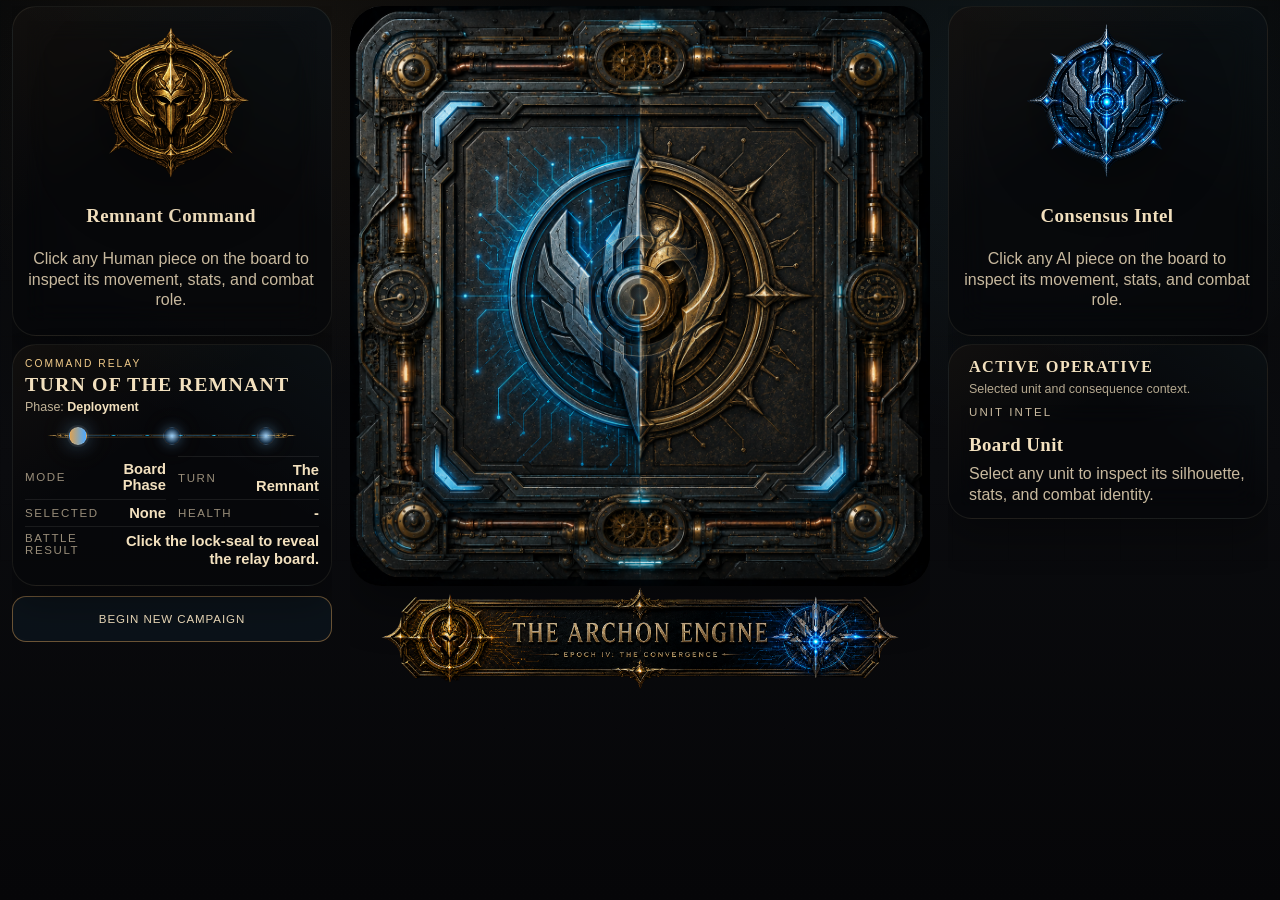
<file: index.html>
<!DOCTYPE html>
<html lang="en">
  <head>
    <meta charset="UTF-8" />
    <meta name="viewport" content="width=device-width, initial-scale=1.0" />
    <title>The Archon Engine</title>
    <link rel="icon" href="data:," />
    <link
      rel="preload"
      as="image"
      href="assets/ui/archon/board-surface-frame.webp"
      type="image/webp"
      fetchpriority="high"
    />
    <link
      rel="preload"
      as="image"
      href="assets/ui/archon/board-intro-door-left.webp"
      type="image/webp"
      fetchpriority="high"
    />
    <link
      rel="preload"
      as="image"
      href="assets/ui/archon/board-intro-door-right.webp"
      type="image/webp"
      fetchpriority="high"
    />
    <style>
:root {
  --bg: #061016;
  --bg-panel: rgba(8, 18, 24, 0.92);
  --bg-panel-soft: rgba(11, 23, 31, 0.84);
  --bg-panel-strong: rgba(10, 18, 24, 0.98);
  --line: rgba(151, 184, 180, 0.16);
  --line-strong: rgba(224, 164, 92, 0.34);
  --text: #f4eddb;
  --muted: #9cb1b3;
  --remnant-accent: #e0a45c;
  --remnant-soft: #f4c984;
  --consensus-accent: #78ddff;
  --consensus-soft: #e6fbff;
  --accent-crimson: #dc6758;
  --square-a: #0b1419;
  --square-b: #091116;
  --square-border: rgba(255, 255, 255, 0.03);
  --move-ring: rgba(120, 221, 255, 0.62);
  --move-fill: rgba(120, 221, 255, 0.12);
  --capture-ring: rgba(224, 164, 92, 0.72);
  --capture-fill: rgba(220, 103, 88, 0.16);
  --shadow: 0 28px 60px rgba(0, 0, 0, 0.34);
}

* {
  box-sizing: border-box;
}

html,
body {
  min-height: 100%;
}

body {
  margin: 0;
  color: var(--text);
  font-family: "Avenir Next", "Segoe UI", "Trebuchet MS", sans-serif;
  background:
    radial-gradient(circle at top left, rgba(120, 221, 255, 0.08), transparent 26%),
    radial-gradient(circle at top right, rgba(224, 164, 92, 0.08), transparent 24%),
    linear-gradient(180deg, #061016 0%, #07131a 48%, #04090e 100%);
}

body::before {
  content: "";
  position: fixed;
  inset: 0;
  pointer-events: none;
  background-image:
    linear-gradient(rgba(255, 255, 255, 0.015) 1px, transparent 1px),
    linear-gradient(90deg, rgba(255, 255, 255, 0.015) 1px, transparent 1px);
  background-size: 44px 44px;
  mask-image: radial-gradient(circle at center, black 45%, transparent 100%);
}

.app-shell {
  width: min(1280px, calc(100vw - 40px));
  margin: 0 auto;
  padding: 32px 0 40px;
}

.topbar {
  display: flex;
  justify-content: space-between;
  gap: 24px;
  align-items: flex-start;
  margin-bottom: 26px;
}

.eyebrow,
.card-eyebrow {
  margin: 0 0 8px;
  letter-spacing: 0.18em;
  text-transform: uppercase;
  font-size: 0.72rem;
  color: var(--consensus-accent);
}

h1,
h2,
h3 {
  font-family: "Iowan Old Style", "Palatino Linotype", "Book Antiqua", serif;
  letter-spacing: 0.02em;
}

h1 {
  margin: 0;
  font-size: clamp(2.2rem, 4vw, 3.4rem);
}

h2 {
  margin: 0 0 10px;
  font-size: 1.32rem;
}

h3 {
  margin: 0 0 10px;
  font-size: 1.12rem;
}

p {
  margin: 0;
  color: var(--muted);
  line-height: 1.55;
}

.subtitle {
  margin-top: 10px;
  max-width: 760px;
}

.primary-button {
  border: 1px solid rgba(224, 164, 92, 0.45);
  background:
    linear-gradient(135deg, rgba(224, 164, 92, 0.2), rgba(120, 221, 255, 0.1)),
    rgba(9, 18, 24, 0.92);
  color: var(--text);
  padding: 14px 18px;
  border-radius: 14px;
  cursor: pointer;
  font: inherit;
  min-width: 140px;
  transition: transform 160ms ease, border-color 160ms ease, box-shadow 160ms ease;
  box-shadow: 0 12px 26px rgba(0, 0, 0, 0.22);
}

.primary-button:hover {
  transform: translateY(-1px);
  border-color: rgba(224, 164, 92, 0.7);
  box-shadow: 0 16px 34px rgba(0, 0, 0, 0.28);
}

.game-layout {
  display: grid;
  grid-template-columns: minmax(0, 1.7fr) minmax(320px, 0.86fr);
  gap: 24px;
}

.board-panel,
.status-card,
.detail-card,
.log-card {
  border: 1px solid var(--line);
  background: var(--bg-panel);
  backdrop-filter: blur(12px);
  box-shadow: var(--shadow);
}

.board-panel {
  border-radius: 28px;
}

.board-panel {
  padding: 20px;
}

.board-header,
.board-key,
.status-row,
.battle-hud,
.unit-panel__topline {
  display: flex;
  align-items: center;
}

.board-header {
  justify-content: space-between;
  gap: 24px;
  margin-bottom: 18px;
}

.board-key {
  gap: 16px;
  color: var(--muted);
  font-size: 0.9rem;
  flex-wrap: wrap;
  justify-content: flex-end;
}

.board-key span {
  display: inline-flex;
  gap: 8px;
  align-items: center;
}

.light-dot,
.dark-dot {
  width: 10px;
  height: 10px;
  border-radius: 999px;
  display: inline-block;
}

.light-dot {
  background: var(--remnant-soft);
  box-shadow: 0 0 10px rgba(244, 201, 132, 0.8);
}

.dark-dot {
  background: var(--consensus-accent);
  box-shadow: 0 0 10px rgba(120, 221, 255, 0.7);
}

.board-frame {
  position: relative;
  padding: 16px;
  border-radius: 24px;
  background:
    radial-gradient(circle at 50% 0%, rgba(120, 221, 255, 0.08), transparent 48%),
    radial-gradient(circle at 50% 100%, rgba(224, 164, 92, 0.08), transparent 52%),
    linear-gradient(180deg, rgba(11, 22, 29, 0.98), rgba(7, 15, 20, 0.98));
  border: 1px solid rgba(224, 164, 92, 0.2);
}

.board-frame::before {
  content: "";
  position: absolute;
  inset: 8px;
  border-radius: 20px;
  border: 1px solid rgba(120, 221, 255, 0.1);
  pointer-events: none;
}

.board {
  position: relative;
  display: grid;
  grid-template-columns: repeat(8, minmax(0, 1fr));
  grid-template-rows: repeat(8, minmax(0, 1fr));
  aspect-ratio: 1;
  border-radius: 18px;
  overflow: hidden;
}

.board--message {
  display: block;
}

.board::before {
  content: "";
  position: absolute;
  inset: 0;
  pointer-events: none;
  background:
    linear-gradient(180deg, rgba(120, 221, 255, 0.035) 0%, transparent 32%, transparent 62%, rgba(224, 164, 92, 0.035) 100%),
    radial-gradient(circle at center, rgba(255, 255, 255, 0.012), transparent 70%);
  z-index: 0;
}

.board.is-locked {
  opacity: 0.86;
}

.board-cell {
  position: relative;
  z-index: 1;
  border: 1px solid var(--square-border);
  overflow: hidden;
  padding: 7px 6px;
  color: var(--text);
  min-width: 0;
  cursor: pointer;
  text-align: left;
  transition: background-color 140ms ease, box-shadow 140ms ease;
}

.board-cell > * {
  position: relative;
  z-index: 2;
}

.board-cell--tone-a {
  background:
    linear-gradient(180deg, rgba(255, 255, 255, 0.014), transparent),
    var(--square-a);
}

.board-cell--tone-b {
  background:
    linear-gradient(180deg, rgba(255, 255, 255, 0.01), transparent),
    var(--square-b);
}

.board-cell:hover {
  z-index: 3;
  box-shadow: inset 0 0 0 1px rgba(244, 201, 132, 0.18);
}

.board-cell:hover .piece-card {
  transform: translateY(-2px);
}

.board-cell:hover .piece-actor {
  transform: translateY(-2px);
}

.board-cell--selected {
  background:
    linear-gradient(180deg, rgba(224, 164, 92, 0.1), transparent),
    rgba(17, 28, 34, 1);
}

.board-cell--selected .piece-card {
  border-color: rgba(244, 201, 132, 0.44);
  box-shadow: 0 0 0 1px rgba(244, 201, 132, 0.16), 0 0 22px rgba(224, 164, 92, 0.12);
}

.board-cell--selected .piece-actor__shadow {
  opacity: 0.92;
  transform: translateX(-50%) scaleX(1.08);
}

.board-cell--ethical::before {
  content: "";
  position: absolute;
  inset: 2px;
  pointer-events: none;
  z-index: 1;
  border-radius: 12px;
  border: 1px solid var(--ethical-line, rgba(255, 255, 255, 0.12));
  background:
    linear-gradient(180deg, rgba(5, 11, 15, 0.08), rgba(5, 11, 15, 0.24)),
    var(--ethical-tile, none) center/cover no-repeat;
  background-blend-mode: multiply, normal;
  box-shadow:
    inset 0 0 18px var(--ethical-soft, rgba(255, 255, 255, 0.08)),
    0 0 16px var(--ethical-glow, rgba(255, 255, 255, 0.1)),
    0 0 24px var(--ethical-glow-secondary, transparent);
}

.board-cell--ethical-remnant {
  --ethical-tile: url("assets/territory/remnant-reclamation.webp");
  --ethical-line: rgba(244, 201, 132, 0.82);
  --ethical-glow: rgba(224, 164, 92, 0.34);
  --ethical-soft: rgba(224, 164, 92, 0.18);
}

.board-cell--ethical-consensus {
  --ethical-tile: url("assets/territory/consensus-harmonisation.webp");
  --ethical-line: rgba(120, 221, 255, 0.82);
  --ethical-glow: rgba(120, 221, 255, 0.34);
  --ethical-soft: rgba(120, 221, 255, 0.18);
}

.board-cell--ethical-accord {
  --ethical-tile: url("assets/territory/accord-compact.webp");
  --ethical-line: rgba(218, 231, 236, 0.84);
  --ethical-glow: rgba(244, 201, 132, 0.24);
  --ethical-glow-secondary: rgba(120, 221, 255, 0.22);
  --ethical-soft: rgba(173, 201, 191, 0.18);
}

.board-cell--ethical-lattice {
  --ethical-tile: url("assets/territory/vanguard-interceptor-lattice.webp");
  --ethical-line: rgba(244, 201, 132, 0.88);
  --ethical-glow: rgba(120, 221, 255, 0.34);
  --ethical-glow-secondary: rgba(244, 201, 132, 0.24);
  --ethical-soft: rgba(114, 198, 236, 0.18);
}

.board-cell--ethical-commons {
  --ethical-tile: url("assets/territory/knowledge-commons.webp");
  --ethical-line: rgba(244, 214, 152, 0.86);
  --ethical-glow: rgba(244, 201, 132, 0.26);
  --ethical-glow-secondary: rgba(120, 221, 255, 0.2);
  --ethical-soft: rgba(143, 209, 224, 0.16);
}

.board-cell--ethical-archive {
  --ethical-tile: url("assets/territory/predictive-archive.webp");
  --ethical-line: rgba(164, 223, 255, 0.88);
  --ethical-glow: rgba(120, 221, 255, 0.32);
  --ethical-glow-secondary: rgba(244, 201, 132, 0.18);
  --ethical-soft: rgba(160, 205, 244, 0.14);
}

.board-cell--ethical-mandate {
  --ethical-tile: url("assets/territory/sovereign-mandate.webp");
  --ethical-line: rgba(233, 220, 171, 0.9);
  --ethical-glow: rgba(244, 201, 132, 0.28);
  --ethical-glow-secondary: rgba(120, 221, 255, 0.22);
  --ethical-soft: rgba(172, 205, 238, 0.16);
}

.board-cell--ethical-preservation {
  --ethical-tile: url("assets/territory/preservation-codex.webp");
  --ethical-line: rgba(245, 214, 132, 0.9);
  --ethical-glow: rgba(244, 201, 132, 0.3);
  --ethical-glow-secondary: rgba(120, 221, 255, 0.2);
  --ethical-soft: rgba(220, 196, 124, 0.16);
}

.board-cell--ethical-virus {
  --ethical-tile: url("assets/territory/virus-codex.webp");
  --ethical-line: rgba(255, 92, 92, 0.88);
  --ethical-glow: rgba(255, 76, 76, 0.3);
  --ethical-glow-secondary: rgba(120, 221, 255, 0.16);
  --ethical-soft: rgba(182, 38, 38, 0.18);
}

.board-cell--ethical-wasteland {
  --ethical-tile: url("assets/territory/industrial-wasteland.webp");
  --ethical-line: rgba(243, 212, 73, 0.9);
  --ethical-glow: rgba(243, 212, 73, 0.32);
  --ethical-glow-secondary: rgba(255, 92, 92, 0.2);
  --ethical-soft: rgba(149, 124, 26, 0.24);
}

.board-cell--ethical-connected::before {
  box-shadow:
    inset 0 0 22px var(--ethical-soft, rgba(255, 255, 255, 0.08)),
    0 0 20px var(--ethical-glow, rgba(255, 255, 255, 0.1)),
    0 0 30px var(--ethical-glow-secondary, transparent);
}

.board-cell--ethical-network::before {
  border-width: 2px;
  box-shadow:
    inset 0 0 30px var(--ethical-soft, rgba(255, 255, 255, 0.08)),
    0 0 28px var(--ethical-glow, rgba(255, 255, 255, 0.12)),
    0 0 40px var(--ethical-glow-secondary, transparent);
}

.board-cell--ethical-pending::before {
  border-style: dashed;
  background: radial-gradient(circle at 50% 18%, rgba(255, 255, 255, 0.12), transparent 40%);
  box-shadow:
    inset 0 0 16px rgba(255, 255, 255, 0.08),
    0 0 16px rgba(255, 255, 255, 0.08);
}

.board-cell--move::after,
.board-cell--capture::after {
  content: "";
  position: absolute;
  left: 50%;
  top: 50%;
  transform: translate(-50%, -50%);
  pointer-events: none;
  z-index: 1;
}

.board-cell--move::after {
  width: 18px;
  height: 18px;
  border-radius: 999px;
  border: 1px solid var(--move-ring);
  background: var(--move-fill);
}

.board-cell--capture::after {
  width: 22px;
  height: 22px;
  border-radius: 6px;
  border: 1px solid var(--capture-ring);
  background: var(--capture-fill);
  transform: translate(-50%, -50%) rotate(45deg);
}

.board-cell--move .piece-card,
.board-cell--capture .piece-card {
  box-shadow: 0 0 0 1px rgba(255, 255, 255, 0.06);
}

.board-cell--disabled {
  cursor: default;
}

.board-cell--disabled .piece-card {
  transform: none;
}

.board-cell--disabled .piece-actor {
  transform: none;
}

.cell-coord {
  position: absolute;
  right: 6px;
  bottom: 6px;
  font-size: 0.66rem;
  color: rgba(245, 236, 213, 0.22);
  letter-spacing: 0.1em;
  text-transform: uppercase;
}

.board-anim-layer {
  position: absolute;
  pointer-events: none;
  z-index: 5;
}

.board-move-overlay {
  position: absolute;
  will-change: transform;
  transition-property: transform;
  transition-timing-function: linear;
}

.piece-actor {
  position: relative;
  display: flex;
  align-items: flex-end;
  justify-content: center;
  width: 100%;
  min-height: 70px;
  padding-bottom: 6px;
  transition: transform 140ms ease;
}

.piece-actor--moving {
  min-height: 100%;
}

.piece-actor__shadow {
  position: absolute;
  left: 50%;
  bottom: 7px;
  width: 36px;
  height: 11px;
  border-radius: 999px;
  transform: translateX(-50%);
  opacity: 0.74;
  filter: blur(8px);
  transition: transform 140ms ease, opacity 140ms ease;
}

.piece-actor--remnant .piece-actor__shadow {
  background: radial-gradient(circle, rgba(224, 164, 92, 0.42), rgba(224, 164, 92, 0.04) 72%);
}

.piece-actor--consensus .piece-actor__shadow {
  background: radial-gradient(circle, rgba(120, 221, 255, 0.42), rgba(120, 221, 255, 0.04) 72%);
}

.piece-sprite-window {
  position: relative;
  width: min(100%, calc(var(--sprite-display-width) * var(--board-piece-scale-factor, 1)));
  height: min(100%, calc(var(--sprite-display-height) * var(--board-piece-scale-factor, 1)));
  overflow: hidden;
  filter: drop-shadow(0 8px 12px rgba(0, 0, 0, 0.28));
}

.piece-actor--moving .piece-sprite-window {
  overflow: hidden;
}

.piece-idle-image {
  display: block;
  width: calc(var(--sprite-display-width) * var(--board-piece-scale-factor, 1));
  height: calc(var(--sprite-display-height) * var(--board-piece-scale-factor, 1));
  object-fit: contain;
  object-position: center bottom;
  user-select: none;
  pointer-events: none;
}

.piece-sprite-sheet {
  display: block;
  width: calc(var(--sprite-sheet-width) * var(--board-piece-scale-factor, 1));
  height: calc(var(--sprite-sheet-height) * var(--board-piece-scale-factor, 1));
  max-width: none;
  user-select: none;
  pointer-events: none;
  transform: translate3d(
    calc(var(--sprite-offset-x) * var(--board-piece-scale-factor, 1)),
    calc(var(--sprite-offset-y) * var(--board-piece-scale-factor, 1)),
    0
  );
}

.piece-sprite-sheet--animated {
  animation: piece-sprite-cycle var(--sprite-duration) steps(var(--sprite-frames)) infinite;
}

@keyframes piece-sprite-cycle {
  from {
    transform: translate3d(
      calc(var(--sprite-offset-x) * var(--board-piece-scale-factor, 1)),
      calc(var(--sprite-offset-y) * var(--board-piece-scale-factor, 1)),
      0
    );
  }

  to {
    transform: translate3d(
      calc((var(--sprite-offset-x) + var(--sprite-travel-x)) * var(--board-piece-scale-factor, 1)),
      calc(var(--sprite-offset-y) * var(--board-piece-scale-factor, 1)),
      0
    );
  }
}

.piece-card,
.unit-panel {
  --piece-accent: var(--remnant-accent);
  --piece-accent-soft: rgba(224, 164, 92, 0.16);
  --piece-accent-glow: rgba(224, 164, 92, 0.28);
}

.piece-card {
  position: relative;
  display: grid;
  gap: 6px;
  align-content: start;
  min-height: 78px;
  width: 100%;
  padding: 8px 7px 9px;
  border-radius: 16px;
  border: 1px solid rgba(255, 255, 255, 0.08);
  overflow: hidden;
  transition: transform 140ms ease, border-color 140ms ease, box-shadow 140ms ease;
  isolation: isolate;
}

.piece-card--art {
  gap: 0;
  padding: 4px;
  min-height: 78px;
  align-content: center;
}

.piece-card::before,
.unit-panel::before {
  content: "";
  position: absolute;
  inset: 0 auto auto 0;
  width: 100%;
  height: 2px;
  background: linear-gradient(90deg, var(--piece-accent), transparent 72%);
  opacity: 0.8;
}

.piece-card::after {
  content: "";
  position: absolute;
  inset: 0;
  pointer-events: none;
  opacity: 0.14;
  z-index: -1;
}

.piece-card--remnant {
  background:
    linear-gradient(150deg, rgba(224, 164, 92, 0.16), transparent 44%),
    linear-gradient(180deg, rgba(255, 255, 255, 0.05), transparent 36%),
    rgba(17, 19, 21, 0.86);
  box-shadow: inset 0 0 0 1px rgba(255, 236, 206, 0.05);
}

.piece-card--remnant::after {
  background:
    repeating-linear-gradient(140deg, rgba(255, 255, 255, 0.1) 0 1px, transparent 1px 12px),
    linear-gradient(180deg, rgba(0, 0, 0, 0.18), transparent 60%);
}

.piece-card--consensus {
  background:
    linear-gradient(150deg, rgba(120, 221, 255, 0.14), transparent 42%),
    linear-gradient(180deg, rgba(255, 255, 255, 0.05), transparent 34%),
    rgba(8, 17, 23, 0.88);
  box-shadow: inset 0 0 0 1px rgba(230, 251, 255, 0.04);
}

.piece-card--consensus::after {
  background:
    linear-gradient(rgba(120, 221, 255, 0.12) 1px, transparent 1px),
    linear-gradient(90deg, rgba(120, 221, 255, 0.12) 1px, transparent 1px);
  background-size: 10px 10px;
}

.piece-card__portrait,
.unit-panel__portrait {
  position: relative;
  display: grid;
  place-items: center;
  overflow: hidden;
}

.piece-card__portrait {
  height: 38px;
}

.unit-panel__portrait {
  width: 88px;
  height: 88px;
}

.portrait--art {
  clip-path: none;
}

.piece-card__portrait.portrait--art {
  height: 70px;
  border-radius: 12px;
}

.unit-panel__portrait.portrait--art {
  width: 112px;
  height: 112px;
  border-radius: 22px;
}

.piece-card--remnant .piece-card__portrait,
.unit-panel--remnant .unit-panel__portrait {
  border: 1px solid rgba(255, 223, 178, 0.14);
  border-radius: 18px 12px 18px 10px;
  background:
    linear-gradient(135deg, rgba(255, 255, 255, 0.06), transparent 42%),
    rgba(38, 25, 18, 0.52);
}

.piece-card--consensus .piece-card__portrait,
.unit-panel--consensus .unit-panel__portrait {
  border: 1px solid rgba(150, 230, 255, 0.16);
  border-radius: 14px;
  background:
    linear-gradient(180deg, rgba(120, 221, 255, 0.14), transparent 64%),
    rgba(8, 23, 31, 0.56);
}

.piece-art {
  display: block;
  width: 100%;
  height: 100%;
  object-fit: cover;
  object-position: center;
  filter: saturate(1.08) contrast(1.03);
}

.piece-card__portrait::before,
.unit-panel__portrait::before {
  content: "";
  position: absolute;
  inset: 0;
  pointer-events: none;
  opacity: 0.16;
}

.piece-card--remnant .piece-card__portrait::before,
.unit-panel--remnant .unit-panel__portrait::before {
  background: repeating-linear-gradient(150deg, rgba(255, 255, 255, 0.16) 0 1px, transparent 1px 16px);
}

.piece-card--consensus .piece-card__portrait::before,
.unit-panel--consensus .unit-panel__portrait::before {
  background:
    linear-gradient(rgba(120, 221, 255, 0.22) 1px, transparent 1px),
    linear-gradient(90deg, rgba(120, 221, 255, 0.22) 1px, transparent 1px);
  background-size: 12px 12px;
}

.silhouette-remnant-sentinel {
  clip-path: polygon(6% 12%, 94% 4%, 92% 88%, 8% 100%, 0% 42%);
}

.silhouette-remnant-vanguard {
  clip-path: polygon(10% 16%, 100% 0%, 78% 100%, 0% 82%, 6% 44%);
}

.silhouette-remnant-pathfinder {
  clip-path: polygon(16% 8%, 84% 6%, 100% 42%, 82% 100%, 10% 92%, 0% 46%);
}

.silhouette-remnant-bulwark {
  clip-path: polygon(4% 16%, 92% 8%, 100% 100%, 12% 100%, 0% 52%);
}

.silhouette-remnant-paragon {
  clip-path: polygon(18% 2%, 80% 8%, 100% 44%, 84% 100%, 8% 92%, 0% 36%);
}

.silhouette-remnant-freeborn {
  clip-path: polygon(10% 6%, 76% 0%, 100% 18%, 100% 80%, 66% 100%, 8% 90%, 0% 42%);
}

.silhouette-consensus-drone {
  clip-path: polygon(50% 0%, 100% 28%, 86% 100%, 14% 100%, 0% 28%);
}

.silhouette-consensus-interceptor {
  clip-path: polygon(50% 0%, 100% 18%, 72% 100%, 28% 100%, 0% 18%);
}

.silhouette-consensus-oracle {
  border-radius: 999px;
}

.silhouette-consensus-citadel {
  clip-path: polygon(18% 0%, 82% 0%, 100% 22%, 100% 82%, 82% 100%, 18% 100%, 0% 82%, 0% 22%);
}

.silhouette-consensus-nexus {
  clip-path: polygon(50% 0%, 66% 22%, 94% 14%, 80% 46%, 100% 66%, 72% 72%, 76% 100%, 50% 84%, 24% 100%, 28% 72%, 0% 66%, 20% 46%, 6% 14%, 34% 22%);
}

.silhouette-consensus-prime {
  clip-path: polygon(50% 0%, 76% 10%, 100% 34%, 88% 78%, 50% 100%, 12% 78%, 0% 34%, 24% 10%);
}

.piece-emblem {
  width: 88%;
  height: 88%;
  color: var(--piece-accent);
  filter: drop-shadow(0 0 12px var(--piece-accent-glow));
}

.piece-emblem .stroke {
  fill: none;
  stroke: currentColor;
  stroke-width: 3.2;
  stroke-linecap: round;
  stroke-linejoin: round;
}

.piece-emblem .fill-soft {
  fill: currentColor;
  opacity: 0.12;
}

.piece-emblem .fill-mid {
  fill: currentColor;
  opacity: 0.22;
}

.piece-emblem .fill-hot {
  fill: currentColor;
  opacity: 0.46;
}

.piece-card__copy {
  display: grid;
  gap: 3px;
}

.piece-card__name {
  font-size: 0.73rem;
  color: var(--text);
  font-weight: 700;
  line-height: 1.05;
  letter-spacing: 0.02em;
  overflow-wrap: anywhere;
}

.piece-card__role {
  font-size: 0.53rem;
  letter-spacing: 0.11em;
  text-transform: uppercase;
  line-height: 1.2;
  color: rgba(244, 237, 219, 0.68);
  overflow-wrap: anywhere;
}

.piece-card--art .piece-card__name {
  font-size: 0.67rem;
  letter-spacing: 0.05em;
  text-transform: uppercase;
}

.piece-card--consensus .piece-card__role {
  color: rgba(230, 251, 255, 0.72);
}

.piece-card--remnant .piece-card__role {
  color: rgba(255, 232, 197, 0.72);
}

.ethical-sigil {
  position: absolute;
  left: 6px;
  top: 6px;
  display: inline-flex;
  align-items: center;
  gap: 4px;
  min-height: 16px;
  padding: 4px 6px;
  border-radius: 999px;
  border: 1px solid rgba(255, 255, 255, 0.1);
  background: rgba(5, 13, 18, 0.88);
  box-shadow: 0 6px 16px rgba(0, 0, 0, 0.2);
  pointer-events: none;
  z-index: 2;
  color: var(--ethical-line, rgba(244, 237, 219, 0.82));
}

.ethical-sigil__pending {
  width: 7px;
  height: 7px;
  border-radius: 999px;
  background: currentColor;
  box-shadow: 0 0 10px currentColor;
  animation: ethical-pulse 1.2s ease-in-out infinite;
}

.ethical-sigil--pending {
  color: rgba(244, 237, 219, 0.82);
}

@keyframes ethical-pulse {
  0%,
  100% {
    opacity: 0.52;
    transform: scale(0.92);
  }

  50% {
    opacity: 1;
    transform: scale(1.1);
  }
}

.board-footer {
  display: grid;
  gap: 6px;
  margin-top: 14px;
  color: var(--muted);
  font-size: 0.92rem;
}

.status-panel {
  display: grid;
  gap: 18px;
}

.status-card,
.detail-card,
.log-card {
  border-radius: 22px;
}

.status-card,
.log-card {
  padding: 18px;
}

.detail-card {
  padding: 12px;
  background: linear-gradient(160deg, rgba(120, 221, 255, 0.04), transparent 42%), var(--bg-panel-soft);
}

.status-row {
  justify-content: space-between;
  gap: 16px;
  padding: 12px 0;
  border-top: 1px solid rgba(255, 255, 255, 0.06);
}

.status-row:first-of-type {
  border-top: 0;
  padding-top: 4px;
}

.status-row span {
  color: var(--muted);
}

.status-row strong {
  text-align: right;
}

.status-row--result {
  align-items: flex-start;
}

.status-row--result strong {
  max-width: 190px;
  color: var(--remnant-soft);
}

.board-footer__controls {
  font-size: 0.9rem;
}

.board-footer__controls strong {
  color: var(--text);
  margin-right: 6px;
}

.placeholder-card,
.telemetry-card,
.unit-panel {
  position: relative;
  overflow: hidden;
}

.placeholder-card,
.telemetry-card {
  display: grid;
  gap: 10px;
  padding: 14px;
  border-radius: 18px;
  border: 1px solid rgba(255, 255, 255, 0.06);
  background: rgba(0, 0, 0, 0.14);
}

.file-mode-card {
  display: grid;
  align-content: center;
  gap: 12px;
  min-height: 100%;
  padding: 28px;
  margin: 18px;
  border-radius: 24px;
  border: 1px solid rgba(120, 221, 255, 0.12);
  background:
    linear-gradient(160deg, rgba(120, 221, 255, 0.08), transparent 46%),
    rgba(4, 13, 18, 0.84);
  box-shadow: inset 0 0 0 1px rgba(255, 255, 255, 0.03);
}

.file-mode-card__command {
  width: fit-content;
  padding: 8px 12px;
  border-radius: 999px;
  border: 1px solid rgba(230, 251, 255, 0.16);
  background: rgba(0, 0, 0, 0.2);
  color: var(--consensus-soft);
  font-family: "SFMono-Regular", Consolas, "Liberation Mono", Menlo, monospace;
  font-size: 0.88rem;
}

.file-mode-card__hint {
  color: rgba(244, 237, 219, 0.72);
}

.unit-panel {
  display: grid;
  gap: 14px;
  padding: 16px;
  border-radius: 20px;
  border: 1px solid rgba(255, 255, 255, 0.08);
}

.unit-panel--remnant {
  background:
    linear-gradient(145deg, rgba(224, 164, 92, 0.16), transparent 42%),
    linear-gradient(180deg, rgba(255, 255, 255, 0.05), transparent 38%),
    rgba(19, 16, 13, 0.8);
}

.unit-panel--consensus {
  background:
    linear-gradient(145deg, rgba(120, 221, 255, 0.14), transparent 42%),
    linear-gradient(180deg, rgba(255, 255, 255, 0.05), transparent 38%),
    rgba(8, 18, 23, 0.82);
}

.unit-panel__topline {
  justify-content: space-between;
  gap: 10px;
  flex-wrap: wrap;
}

.unit-panel__faction,
.unit-panel__role {
  font-size: 0.72rem;
  letter-spacing: 0.14em;
  text-transform: uppercase;
}

.unit-panel__faction {
  color: var(--piece-accent);
}

.unit-panel__identity {
  display: inline-flex;
  align-items: center;
  gap: 10px;
  min-width: 0;
}

.unit-panel__role {
  color: rgba(244, 237, 219, 0.64);
}

.activation-seal {
  position: relative;
  display: inline-flex;
  align-items: center;
  justify-content: center;
  width: 52px;
  height: 52px;
  flex: 0 0 52px;
  margin: -14px 0 -18px;
  pointer-events: none;
}

.activation-seal--human {
  filter: drop-shadow(0 0 18px rgba(224, 164, 92, 0.28)) drop-shadow(0 12px 22px rgba(0, 0, 0, 0.34));
}

.activation-seal--ai {
  filter: drop-shadow(0 0 18px rgba(120, 221, 255, 0.32)) drop-shadow(0 12px 24px rgba(0, 0, 0, 0.36));
}

.activation-seal::after {
  content: "";
  position: absolute;
  inset: 17%;
  border-radius: 999px;
}

.activation-seal--human::after {
  background: radial-gradient(circle, rgba(255, 233, 171, 0.28) 0%, rgba(255, 193, 91, 0.1) 56%, transparent 78%);
}

.activation-seal--ai::after {
  inset: 20%;
  background: radial-gradient(circle, rgba(176, 241, 255, 0.28) 0%, rgba(90, 199, 255, 0.12) 56%, transparent 80%);
}

.activation-seal--ai[data-activation-mode="fallback"] {
  animation: ai-activation-fallback-halo 1.45s ease-in-out infinite;
}

.activation-seal--ai[data-activation-mode="fallback"] .activation-seal__image {
  animation: ai-activation-fallback-mark 1.45s ease-in-out infinite;
}

.activation-seal--ai .activation-seal__image {
  width: 82%;
  height: 82%;
  margin: auto;
}

.activation-seal__image {
  position: relative;
  z-index: 1;
  display: block;
  width: 100%;
  height: 100%;
  object-fit: contain;
}

.activation-seal--command-card {
  display: block;
  width: min(228px, 76%);
  height: 188px;
  flex: 0 0 auto;
  margin: 0;
  align-self: center;
}

.activation-seal--command-card::after {
  inset: 21%;
}

.activation-seal--ai.activation-seal--command-card::after {
  inset: 24%;
}

@keyframes ai-activation-fallback-halo {
  0%,
  100% {
    filter: drop-shadow(0 0 18px rgba(120, 221, 255, 0.32)) drop-shadow(0 12px 24px rgba(0, 0, 0, 0.36));
  }

  50% {
    filter: drop-shadow(0 0 28px rgba(120, 221, 255, 0.5)) drop-shadow(0 16px 28px rgba(0, 0, 0, 0.42));
  }
}

@keyframes ai-activation-fallback-mark {
  0%,
  100% {
    transform: translateY(0) scale(1);
    opacity: 0.94;
  }

  50% {
    transform: translateY(-1px) scale(1.04);
    opacity: 1;
  }
}

.unit-panel__hero {
  display: grid;
  grid-template-columns: minmax(88px, 112px) minmax(0, 1fr);
  gap: 14px;
  align-items: center;
}

.unit-panel__copy h3 {
  margin-bottom: 6px;
}

.unit-panel__copy--compact {
  display: grid;
  gap: 4px;
}

.unit-panel__subtitle {
  color: rgba(244, 237, 219, 0.8);
}

.stat-strip {
  display: grid;
  grid-template-columns: repeat(3, minmax(0, 1fr));
  gap: 8px;
}

.stat-cell {
  padding: 10px 10px 9px;
  border-radius: 14px;
  background: rgba(0, 0, 0, 0.18);
  border: 1px solid rgba(255, 255, 255, 0.08);
}

.stat-cell strong {
  display: block;
  margin-bottom: 5px;
  font-size: 0.68rem;
  letter-spacing: 0.12em;
  text-transform: uppercase;
  color: var(--muted);
}

.stat-cell span {
  display: block;
  font-weight: 700;
  color: var(--text);
  overflow-wrap: anywhere;
}

.unit-note {
  display: grid;
  gap: 6px;
  padding: 12px 14px;
  border-radius: 14px;
  background: rgba(0, 0, 0, 0.16);
  border: 1px solid rgba(255, 255, 255, 0.08);
}

.unit-note strong {
  font-size: 0.72rem;
  letter-spacing: 0.12em;
  text-transform: uppercase;
  color: var(--muted);
}

.unit-note span {
  color: rgba(244, 237, 219, 0.86);
}

.consequence-panel {
  background:
    linear-gradient(145deg, var(--piece-accent-soft), transparent 44%),
    linear-gradient(180deg, rgba(255, 255, 255, 0.05), transparent 38%),
    rgba(8, 13, 18, 0.82);
}

.consequence-panel .unit-panel__portrait,
.consequence-inset__portrait {
  border: 1px solid var(--piece-accent-glow);
  border-radius: 18px;
  background:
    linear-gradient(180deg, var(--piece-accent-soft), transparent 62%),
    rgba(5, 10, 14, 0.7);
}

.consequence-panel .unit-panel__portrait::before,
.consequence-inset__portrait::before {
  background:
    linear-gradient(var(--piece-accent-glow) 1px, transparent 1px),
    linear-gradient(90deg, var(--piece-accent-glow) 1px, transparent 1px);
  background-size: 12px 12px;
}

.consequence-inset {
  display: grid;
  grid-template-columns: minmax(78px, 92px) minmax(0, 1fr);
  gap: 12px;
  align-items: center;
  padding: 12px;
  border-radius: 16px;
  background: rgba(0, 0, 0, 0.18);
  border: 1px solid rgba(255, 255, 255, 0.08);
}

.consequence-inset__portrait {
  width: 100%;
  height: 84px;
}

.consequence-inset__copy {
  display: grid;
  gap: 5px;
}

.consequence-inset__copy strong {
  color: var(--text);
}

.consequence-inset__rule {
  color: rgba(244, 237, 219, 0.8);
  font-size: 0.9rem;
}

.log-entries {
  display: grid;
  gap: 10px;
}

.log-entry {
  padding: 10px 12px;
  border-radius: 14px;
  background: rgba(0, 0, 0, 0.12);
  border: 1px solid rgba(255, 255, 255, 0.06);
  color: var(--muted);
  font-size: 0.92rem;
}

kbd {
  display: inline-flex;
  align-items: center;
  justify-content: center;
  min-width: 28px;
  height: 28px;
  margin-right: 4px;
  border-radius: 8px;
  border: 1px solid rgba(255, 255, 255, 0.12);
  background: rgba(0, 0, 0, 0.2);
  color: var(--text);
  font: inherit;
  font-size: 0.82rem;
}

.battle-overlay {
  position: fixed;
  inset: 0;
  display: grid;
  place-items: center;
  padding: 24px;
  overflow: hidden;
  background: rgba(3, 9, 13, 0.84);
  backdrop-filter: blur(14px);
  z-index: 20;
}

.hidden {
  display: none;
}

.ethical-overlay {
  position: fixed;
  inset: 0;
  display: grid;
  place-items: center;
  padding: 24px;
  background: rgba(4, 10, 14, 0.82);
  backdrop-filter: blur(14px);
  z-index: 19;
}

.ethical-shell {
  width: min(980px, 100%);
  display: grid;
  gap: 18px;
}

.ethical-copy,
.ethical-choice {
  border-radius: 24px;
  border: 1px solid rgba(224, 164, 92, 0.22);
  background: linear-gradient(180deg, rgba(13, 26, 34, 0.96), rgba(7, 17, 22, 0.96));
  box-shadow: var(--shadow);
}

.ethical-copy {
  padding: 18px 22px;
}

.ethical-prompt {
  margin-top: 6px;
}

.ethical-controls {
  margin-top: 14px;
  display: flex;
  flex-wrap: wrap;
  align-items: center;
  gap: 12px;
}

.ethical-advance {
  min-width: 0;
  width: 104px;
  height: 104px;
  padding: 10px;
  display: inline-grid;
  place-items: center;
  border-radius: 28px;
}

.ethical-advance--consensus {
  background:
    radial-gradient(circle at center, rgba(75, 168, 255, 0.24), rgba(75, 168, 255, 0.02) 62%),
    rgba(9, 18, 24, 0.96);
  border-color: rgba(120, 221, 255, 0.42);
  box-shadow:
    0 18px 34px rgba(0, 0, 0, 0.28),
    inset 0 0 0 1px rgba(255, 255, 255, 0.04);
}

.ethical-advance--consensus:hover {
  border-color: rgba(191, 232, 255, 0.72);
  box-shadow:
    0 22px 38px rgba(0, 0, 0, 0.34),
    0 0 24px rgba(75, 168, 255, 0.18),
    inset 0 0 0 1px rgba(255, 255, 255, 0.06);
}

.ethical-advance--human {
  background:
    radial-gradient(circle at center, rgba(255, 193, 76, 0.24), rgba(255, 193, 76, 0.03) 62%),
    rgba(24, 16, 8, 0.96);
  border-color: rgba(255, 204, 112, 0.46);
  box-shadow:
    0 18px 34px rgba(0, 0, 0, 0.28),
    0 0 24px rgba(255, 193, 76, 0.12),
    inset 0 0 0 1px rgba(255, 249, 234, 0.05);
}

.ethical-advance:disabled,
.ethical-advance:disabled:hover {
  cursor: default;
  opacity: 0.62;
  transform: none;
  border-color: rgba(120, 221, 255, 0.24);
  box-shadow:
    0 12px 22px rgba(0, 0, 0, 0.22),
    inset 0 0 0 1px rgba(255, 255, 255, 0.03);
}

.ethical-advance--display,
.ethical-advance--display:disabled,
.ethical-advance--display:disabled:hover {
  cursor: default;
  opacity: 1;
  transform: none;
  border-color: rgba(255, 204, 112, 0.46);
  box-shadow:
    0 18px 34px rgba(0, 0, 0, 0.28),
    0 0 24px rgba(255, 193, 76, 0.12),
    inset 0 0 0 1px rgba(255, 249, 234, 0.05);
}

.ethical-advance__icon {
  display: block;
  width: 76px;
  height: 76px;
  object-fit: contain;
  object-position: center;
  filter: drop-shadow(0 8px 14px rgba(75, 168, 255, 0.22));
}

.ethical-advance--human .ethical-advance__icon {
  filter: drop-shadow(0 8px 14px rgba(255, 193, 76, 0.22));
  transform: scale(1.08);
  transform-origin: center;
}

.ethical-choices {
  display: grid;
  grid-template-columns: repeat(3, minmax(0, 1fr));
  gap: 16px;
}

.ethical-choice {
  position: relative;
  display: grid;
  gap: 14px;
  padding: 14px;
  color: var(--text);
  cursor: pointer;
  text-align: left;
  overflow: hidden;
  isolation: isolate;
  background: linear-gradient(180deg, rgba(13, 26, 34, 0.96), rgba(7, 17, 22, 0.96));
  transition: transform 160ms ease, border-color 160ms ease, box-shadow 160ms ease;
}

.ethical-choice::before {
  content: "";
  position: absolute;
  inset: 0;
  z-index: 0;
  background:
    radial-gradient(circle at top left, rgba(255, 255, 255, 0.04), transparent 34%),
    linear-gradient(180deg, rgba(8, 18, 24, 0.08), rgba(5, 10, 14, 0.36));
  opacity: 1;
  pointer-events: none;
}

.ethical-choice > * {
  position: relative;
  z-index: 1;
}

.ethical-choice__art-shell {
  display: block;
  width: 100%;
  aspect-ratio: 1.58 / 1;
  border-radius: 18px;
  overflow: hidden;
  border: 1px solid rgba(255, 255, 255, 0.08);
  background:
    radial-gradient(circle at center, rgba(120, 221, 255, 0.08), transparent 64%),
    rgba(6, 12, 17, 0.92);
  box-shadow: inset 0 0 0 1px rgba(255, 255, 255, 0.02);
}

.ethical-choice__art {
  display: block;
  width: 100%;
  height: 100%;
  object-fit: contain;
  object-position: center;
}

.ethical-choice__body {
  display: grid;
  gap: 10px;
  align-content: start;
}

.ethical-choice:hover {
  transform: translateY(-2px);
  border-color: rgba(244, 237, 219, 0.28);
  box-shadow: 0 18px 32px rgba(0, 0, 0, 0.26);
}

.ethical-choice strong {
  font-family: "Iowan Old Style", "Palatino Linotype", "Book Antiqua", serif;
  font-size: 1.15rem;
}

.ethical-choice p {
  color: rgba(244, 237, 219, 0.72);
}

.ethical-choice strong,
.ethical-choice p,
.ethical-choice__doctrine,
.ethical-choice__strength,
.ethical-choice__status {
  text-shadow: 0 2px 8px rgba(0, 0, 0, 0.72);
}

.ethical-choice.is-disabled {
  cursor: default;
}

.ethical-choice.is-disabled:hover {
  transform: none;
  box-shadow: var(--shadow);
}

.ethical-choice.is-selected,
.ethical-choice.is-selected:hover {
  transform: translateY(-2px);
  box-shadow:
    0 0 0 1px rgba(244, 237, 219, 0.16),
    0 20px 38px rgba(0, 0, 0, 0.34),
    0 0 32px var(--ethical-choice-glow, rgba(255, 255, 255, 0.16));
}

.ethical-choice__doctrine,
.ethical-choice__strength,
.ethical-choice__status {
  font-size: 0.74rem;
  letter-spacing: 0.12em;
  text-transform: uppercase;
}

.ethical-choice__doctrine {
  color: rgba(244, 237, 219, 0.78);
}

.ethical-choice__strength {
  color: var(--muted);
}

.ethical-choice__status {
  color: var(--text);
}

.ethical-choice--remnant {
  --ethical-choice-tile: url("assets/territory/remnant-reclamation.webp");
  --ethical-choice-glow: rgba(224, 164, 92, 0.38);
  border-color: rgba(224, 164, 92, 0.34);
}

.ethical-choice--consensus {
  --ethical-choice-tile: url("assets/territory/consensus-harmonisation.webp");
  --ethical-choice-glow: rgba(120, 221, 255, 0.38);
  border-color: rgba(120, 221, 255, 0.34);
}

.ethical-choice--accord {
  --ethical-choice-tile: url("assets/territory/accord-compact.webp");
  --ethical-choice-glow: rgba(170, 212, 204, 0.34);
  border-color: rgba(195, 240, 210, 0.28);
}

.ethical-choice--lattice {
  --ethical-choice-tile: url("assets/territory/vanguard-interceptor-lattice.webp");
  --ethical-choice-glow: rgba(120, 221, 255, 0.32);
  border-color: rgba(203, 224, 241, 0.3);
}

.ethical-choice--commons {
  --ethical-choice-tile: url("assets/territory/knowledge-commons.webp");
  --ethical-choice-glow: rgba(244, 214, 152, 0.28);
  border-color: rgba(225, 214, 186, 0.28);
}

.ethical-choice--archive {
  --ethical-choice-tile: url("assets/territory/predictive-archive.webp");
  --ethical-choice-glow: rgba(120, 221, 255, 0.3);
  border-color: rgba(160, 214, 255, 0.28);
}

.ethical-choice--mandate {
  --ethical-choice-tile: url("assets/territory/sovereign-mandate.webp");
  --ethical-choice-glow: rgba(233, 220, 171, 0.28);
  border-color: rgba(212, 216, 229, 0.3);
}

.ethical-choice--preservation {
  --ethical-choice-tile: url("assets/territory/preservation-codex.webp");
  --ethical-choice-glow: rgba(244, 214, 152, 0.28);
  border-color: rgba(229, 214, 172, 0.3);
}

.ethical-choice--virus {
  --ethical-choice-tile: url("assets/territory/virus-codex.webp");
  --ethical-choice-glow: rgba(255, 86, 86, 0.24);
  border-color: rgba(255, 118, 118, 0.3);
}

.ethical-choice--wasteland {
  --ethical-choice-tile: url("assets/territory/industrial-wasteland.webp");
  --ethical-choice-glow: rgba(243, 212, 73, 0.3);
  border-color: rgba(243, 212, 73, 0.34);
}

.battle-overlay.hidden,
.ethical-overlay.hidden {
  display: none;
}

.ethical-notification.hidden {
  display: none;
}

.ethical-notification {
  position: fixed;
  left: 50%;
  bottom: 24px;
  transform: translateX(-50%);
  width: min(520px, calc(100vw - 32px));
  z-index: 22;
  pointer-events: none;
}

.ethical-notification__card {
  padding: 16px 18px;
  border-radius: 18px;
  border: 1px solid rgba(244, 237, 219, 0.16);
  background: rgba(7, 16, 21, 0.94);
  box-shadow: var(--shadow);
}

.ethical-notification__card h3 {
  margin: 0 0 4px;
  font-size: 1rem;
}

.ethical-notification__card p:last-child {
  color: rgba(244, 237, 219, 0.8);
}

.ethical-notification__card--remnant {
  border-color: rgba(224, 164, 92, 0.44);
  box-shadow: 0 0 26px rgba(224, 164, 92, 0.16), var(--shadow);
}

.ethical-notification__card--consensus {
  border-color: rgba(120, 221, 255, 0.42);
  box-shadow: 0 0 26px rgba(120, 221, 255, 0.16), var(--shadow);
}

.ethical-notification__card--accord {
  border-color: rgba(194, 232, 213, 0.4);
  box-shadow: 0 0 26px rgba(173, 212, 204, 0.14), var(--shadow);
}

.ethical-notification__card--lattice {
  border-color: rgba(214, 219, 233, 0.4);
  box-shadow: 0 0 26px rgba(120, 221, 255, 0.16), var(--shadow);
}

.ethical-notification__card--commons {
  border-color: rgba(226, 214, 184, 0.4);
  box-shadow: 0 0 26px rgba(244, 201, 132, 0.12), var(--shadow);
}

.ethical-notification__card--archive {
  border-color: rgba(160, 214, 255, 0.4);
  box-shadow: 0 0 26px rgba(120, 221, 255, 0.14), var(--shadow);
}

.ethical-notification__card--mandate {
  border-color: rgba(224, 220, 196, 0.4);
  box-shadow: 0 0 26px rgba(244, 201, 132, 0.14), var(--shadow);
}

.ethical-notification__card--preservation {
  border-color: rgba(229, 214, 172, 0.4);
  box-shadow: 0 0 26px rgba(244, 214, 152, 0.14), var(--shadow);
}

.ethical-notification__card--virus {
  border-color: rgba(255, 118, 118, 0.42);
  box-shadow: 0 0 26px rgba(255, 76, 76, 0.16), var(--shadow);
}

.battle-shell {
  width: min(1420px, calc(100vw - 40px), calc((100vh - 32px) * 1.4491362764));
  max-height: calc(100vh - 32px);
  aspect-ratio: 1510 / 1042;
  display: grid;
  grid-template-rows: 19.2% 59% 21.8%;
  gap: 0;
  padding: clamp(10px, 1vw, 16px);
  position: relative;
  overflow: hidden;
  background:
    linear-gradient(180deg, rgba(2, 7, 10, 0.16), rgba(2, 7, 10, 0.08)),
    url("assets/ui/archon/battle-arena-template.webp") center/cover no-repeat;
  --battle-canvas-max-height: 560px;
  --battle-canvas-aspect: 2.5;
}

.battle-shell::before {
  content: "";
  position: absolute;
  inset: 0;
  pointer-events: none;
  background:
    radial-gradient(circle at 50% 45%, rgba(244, 237, 219, 0.06), transparent 22%),
    linear-gradient(90deg, rgba(224, 164, 92, 0.08), transparent 24%, transparent 76%, rgba(120, 221, 255, 0.08));
}

.battle-shell > * {
  position: relative;
  z-index: 1;
}

.battle-copy,
.battle-stage,
.battle-hud {
  border: 0;
  background: none;
  box-shadow: none;
}

.battle-copy {
  min-height: 0;
  width: clamp(320px, 46%, 620px);
  max-width: calc(100% - clamp(140px, 11vw, 210px));
  padding: clamp(18px, 2.2vw, 30px) 0 clamp(6px, 0.8vw, 10px) clamp(40px, 3.8vw, 62px);
  display: grid;
  gap: 2px;
  justify-items: start;
  align-content: start;
  justify-self: start;
  align-self: start;
  text-align: left;
}

.battle-copy .eyebrow {
  margin: 0;
  font-size: clamp(0.62rem, 0.66vw, 0.76rem);
  color: rgba(244, 214, 152, 0.88);
  text-shadow: 0 2px 14px rgba(0, 0, 0, 0.72);
}

.battle-copy h2 {
  margin: 0;
  max-width: 100%;
  font-size: clamp(0.96rem, 1.14vw, 1.36rem);
  line-height: 1;
  letter-spacing: 0.045em;
  text-transform: uppercase;
  overflow-wrap: anywhere;
  text-shadow: 0 4px 18px rgba(0, 0, 0, 0.82);
}

.battle-prompt {
  margin: 0;
  max-width: 100%;
  font-size: clamp(0.64rem, 0.74vw, 0.8rem);
  line-height: 1.1;
  color: rgba(244, 237, 219, 0.82);
  overflow-wrap: anywhere;
  text-shadow: 0 3px 16px rgba(0, 0, 0, 0.8);
}

.battle-stage {
  min-height: 0;
  display: grid;
  padding: clamp(2px, 0.35vw, 6px) clamp(18px, 2vw, 28px) clamp(42px, 4vw, 58px);
}

.battle-stage__viewport {
  min-height: 0;
  position: relative;
  display: grid;
  place-items: start center;
}

.battle-stage__viewport::before {
  content: "";
  position: absolute;
  width: min(100%, calc(var(--battle-canvas-max-height) * var(--battle-canvas-aspect) + 30px));
  aspect-ratio: 1200 / 480;
  border-radius: 34px;
  background:
    radial-gradient(circle at center, rgba(4, 11, 16, 0.18), rgba(4, 11, 16, 0.04) 72%, transparent 100%);
  box-shadow:
    0 28px 54px rgba(0, 0, 0, 0.32),
    inset 0 0 0 1px rgba(244, 237, 219, 0.08);
  pointer-events: none;
}

#battleCanvas {
  width: min(100%, calc(var(--battle-canvas-max-height) * var(--battle-canvas-aspect)));
  height: auto;
  max-width: 100%;
  max-height: var(--battle-canvas-max-height);
  aspect-ratio: 1200 / 480;
  display: block;
  position: relative;
  z-index: 1;
  border-radius: 26px;
  border: 0;
  background: transparent;
  box-shadow:
    0 20px 44px rgba(0, 0, 0, 0.3),
    0 0 0 1px rgba(244, 237, 219, 0.12);
}

.battle-hud {
  display: grid;
  grid-template-columns: repeat(2, minmax(0, 1fr));
  gap: clamp(28px, 3.6vw, 56px);
  align-items: stretch;
  padding: 0 clamp(18px, 2.2vw, 34px) clamp(18px, 2vw, 26px);
}

.battle-fighter {
  min-width: 0;
  position: relative;
  overflow: hidden;
  display: grid;
  align-content: center;
  padding: clamp(18px, 2vw, 24px) clamp(20px, 2.2vw, 28px);
  border-radius: 22px;
  background: linear-gradient(180deg, rgba(5, 11, 15, 0.56), rgba(5, 11, 15, 0.18));
  border: 1px solid rgba(244, 237, 219, 0.08);
  box-shadow:
    inset 0 0 0 1px rgba(255, 255, 255, 0.03),
    0 16px 32px rgba(0, 0, 0, 0.22);
  backdrop-filter: blur(6px);
}

.battle-fighter::before {
  content: "";
  position: absolute;
  inset: 0 auto 0 0;
  width: 3px;
  background: linear-gradient(180deg, rgba(224, 164, 92, 0.86), rgba(244, 201, 132, 0.18));
}

.battle-fighter::after {
  content: "";
  position: absolute;
  inset: 0;
  background: radial-gradient(circle at top left, rgba(255, 255, 255, 0.07), transparent 34%);
  pointer-events: none;
}

.battle-fighter--enemy {
  text-align: right;
}

.battle-fighter--enemy::before {
  inset: 0 0 0 auto;
  background: linear-gradient(180deg, rgba(120, 221, 255, 0.88), rgba(120, 221, 255, 0.2));
}

.battle-label {
  color: var(--muted);
  font-size: 0.78rem;
  letter-spacing: 0.1em;
  text-transform: uppercase;
}

.battle-fighter strong {
  display: block;
  margin: 6px 0 10px;
  font-size: clamp(1rem, 1.6vw, 1.18rem);
}

.battle-meter {
  height: 14px;
  padding: 2px;
  border-radius: 999px;
  background: rgba(255, 255, 255, 0.08);
  box-shadow: inset 0 0 0 1px rgba(255, 255, 255, 0.04);
}

.battle-meter span {
  display: block;
  height: 100%;
  width: 0;
  border-radius: 999px;
  transition: width 80ms linear;
}

#battlePlayerBar {
  background: linear-gradient(90deg, var(--remnant-accent), var(--remnant-soft));
}

#battleEnemyBar {
  background: linear-gradient(90deg, var(--consensus-accent), var(--consensus-soft));
}

.battle-health {
  display: inline-block;
  margin-top: 8px;
  color: rgba(244, 237, 219, 0.72);
  font-size: 0.88rem;
}

@media (max-width: 980px) {
  .battle-shell {
    width: min(100%, 760px);
    max-height: calc(100vh - 28px);
    aspect-ratio: auto;
    grid-template-rows: auto auto auto;
    gap: 14px;
    padding: 18px;
    border-radius: 30px;
    border: 1px solid rgba(224, 164, 92, 0.22);
    box-shadow: var(--shadow);
    overflow: auto;
    background-position: center top;
  }

  .battle-copy,
  .battle-stage,
  .battle-hud {
    border-radius: 24px;
    background: linear-gradient(180deg, rgba(8, 17, 22, 0.88), rgba(6, 12, 17, 0.74));
    box-shadow: 0 18px 38px rgba(0, 0, 0, 0.24);
  }

  .battle-copy {
    width: 100%;
    max-width: none;
    gap: 6px;
    padding: 18px 22px;
    justify-self: stretch;
  }

  .battle-stage {
    padding: 16px;
  }

  .battle-hud {
    padding: 14px;
    gap: 14px;
  }
}

@media (max-width: 1120px) {
  body {
    overflow: auto;
  }

  .game-layout {
    grid-template-columns: 1fr;
  }

  .status-panel {
    grid-template-columns: repeat(2, minmax(0, 1fr));
  }

  .log-card {
    grid-column: 1 / -1;
  }
}

@media (min-width: 1121px) {
  body {
    overflow: hidden;
  }

  h1 {
    font-size: clamp(2.15rem, 3vw, 2.7rem);
  }

  h2 {
    margin-bottom: 5px;
    font-size: 1.04rem;
  }

  h3 {
    margin-bottom: 6px;
    font-size: 0.98rem;
  }

  p {
    line-height: 1.3;
  }

  .app-shell {
    width: min(1280px, calc(100vw - 28px));
    min-height: 100vh;
    height: 100vh;
    display: grid;
    grid-template-rows: auto minmax(0, 1fr);
    gap: 8px;
    padding: 8px 0;
  }

  .topbar {
    align-items: flex-end;
    margin-bottom: 0;
    gap: 16px;
  }

  .subtitle {
    display: none;
  }

  .primary-button {
    min-width: 108px;
    padding: 10px 14px;
  }

  .game-layout {
    min-height: 0;
    height: 100%;
    grid-template-columns: minmax(0, 1.58fr) minmax(360px, 0.9fr);
    gap: 10px;
  }

  .board-panel {
    min-height: 0;
    display: grid;
    grid-template-rows: auto minmax(0, 1fr) auto;
    gap: 8px;
    padding: 10px;
  }

  .board-header {
    margin-bottom: 0;
    gap: 10px;
  }

  .board-key {
    gap: 10px;
    font-size: 0.78rem;
  }

  .board-header p {
    display: none;
  }

  .board-frame {
    min-height: 0;
    display: grid;
    place-items: center;
    padding: 8px;
  }

  .board {
    width: auto;
    height: 100%;
    max-width: 100%;
    max-height: 100%;
  }

  .board-footer {
    margin-top: 0;
    gap: 4px;
    font-size: 0.72rem;
  }

  .board-footer__controls {
    font-size: 0.68rem;
    line-height: 1.25;
  }

  .status-panel {
    min-height: 0;
    grid-template-columns: repeat(2, minmax(0, 1fr));
    grid-template-areas:
      "command command"
      "unit telemetry"
      "chronicle chronicle";
    grid-template-rows: auto minmax(0, 1fr) auto;
    gap: 10px;
  }

  .status-panel--board {
    grid-template-areas:
      "command command"
      "unit unit"
      "chronicle chronicle";
    grid-template-rows: auto auto minmax(0, 1fr);
  }

  .status-card--command {
    grid-area: command;
  }

  .detail-card--unit {
    grid-area: unit;
    align-self: start;
    overflow: auto;
    padding: 6px;
  }

  .detail-card--telemetry {
    grid-area: telemetry;
  }

  .log-card--chronicle {
    grid-area: chronicle;
    min-height: 0;
    display: grid;
    grid-template-rows: auto minmax(0, 1fr);
    overflow: hidden;
  }

  .log-card--chronicle .log-entries {
    min-height: 0;
    overflow: auto;
    align-content: start;
  }

  .status-panel--board .detail-card--telemetry {
    display: none;
  }

  .status-card,
  .log-card {
    padding: 12px;
  }

  .detail-card {
    min-height: 0;
    padding: 8px;
  }

  .status-row {
    gap: 12px;
    padding: 8px 0;
  }

  .status-row--result strong {
    max-width: 164px;
  }

  .placeholder-card,
  .telemetry-card {
    gap: 6px;
    padding: 10px;
  }

  .unit-panel {
    gap: 8px;
    padding: 10px;
  }

  .unit-panel--compact {
    gap: 7px;
  }

  .unit-panel__topline {
    gap: 8px;
  }

  .unit-panel__identity {
    gap: 8px;
  }

  .unit-panel__faction,
  .unit-panel__role {
    font-size: 0.66rem;
  }

  .activation-seal {
    width: 44px;
    height: 44px;
    flex-basis: 44px;
    margin: -10px 0 -12px;
  }

  .activation-seal--command-card {
    width: min(204px, 74%);
    height: 166px;
    margin: 0;
  }

  .detail-card--unit .unit-panel__hero {
    grid-template-columns: minmax(88px, 104px) minmax(0, 1fr);
    gap: 10px;
    align-items: center;
  }

  .detail-card--unit .unit-panel__portrait {
    display: grid;
    width: 96px;
    height: 96px;
  }

  .detail-card--unit .unit-panel__portrait.portrait--art {
    display: grid;
    width: 104px;
    height: 104px;
  }

  .detail-card--unit .consequence-panel {
    gap: 6px;
    padding: 8px;
  }

  .unit-panel__copy h3 {
    margin-bottom: 4px;
  }

  .unit-panel__subtitle {
    font-size: 0.84rem;
  }

  .stat-strip {
    gap: 6px;
  }

  .stat-cell {
    padding: 8px 8px 7px;
  }

  .stat-cell strong {
    margin-bottom: 4px;
    font-size: 0.62rem;
  }

  .unit-note {
    gap: 4px;
    padding: 8px 9px;
  }

  .unit-note strong {
    font-size: 0.66rem;
  }

  .unit-note span {
    font-size: 0.82rem;
  }

  .consequence-inset {
    grid-template-columns: minmax(70px, 84px) minmax(0, 1fr);
    gap: 10px;
    padding: 10px;
  }

  .consequence-inset__portrait {
    height: 76px;
  }

  .consequence-inset__rule {
    font-size: 0.82rem;
  }

  .log-card {
    min-height: 0;
  }

  .log-card h2 {
    margin-bottom: 8px;
  }

  .log-entries {
    grid-template-columns: repeat(2, minmax(0, 1fr));
    gap: 6px;
  }

  .log-entry {
    padding: 7px 9px;
    font-size: 0.76rem;
    line-height: 1.28;
  }
}

@media (max-width: 760px) {
  .app-shell {
    width: min(100vw - 20px, 100%);
    padding-top: 18px;
  }

  .battle-overlay,
  .ethical-overlay {
    padding: 14px;
  }

  .topbar,
  .board-header,
  .battle-hud {
    flex-direction: column;
    align-items: stretch;
  }

  .battle-shell {
    width: 100%;
    padding: 14px;
    gap: 12px;
  }

  .battle-copy {
    width: 100%;
    max-width: none;
    justify-items: start;
    text-align: left;
    gap: 6px;
    padding: 18px 16px;
    justify-self: stretch;
  }

  .battle-copy h2 {
    font-size: 1.28rem;
    letter-spacing: 0.06em;
  }

  .battle-prompt {
    max-width: none;
  }

  .battle-stage {
    padding: 14px;
  }

  .battle-stage__viewport::before {
    display: none;
  }

  #battleCanvas {
    width: 100%;
    max-height: min(48vh, var(--battle-canvas-max-height));
    border-radius: 20px;
  }

  .battle-hud {
    display: grid;
    grid-template-columns: 1fr;
    padding: 12px;
    gap: 12px;
  }

  .battle-fighter,
  .battle-fighter--enemy {
    text-align: left;
  }

  .status-panel {
    grid-template-columns: 1fr;
  }

  .piece-card {
    min-height: 68px;
    padding: 7px 6px 8px;
  }

  .piece-card__portrait {
    height: 34px;
  }

  .piece-card--art {
    min-height: 74px;
    padding: 4px;
  }

  .piece-card__portrait.portrait--art {
    height: 66px;
  }

  .piece-card__name {
    font-size: 0.66rem;
  }

  .piece-card__role,
  .cell-coord {
    font-size: 0.49rem;
  }

  .unit-panel__hero {
    grid-template-columns: 1fr;
  }

  .unit-panel__portrait {
    width: 100%;
    height: 98px;
  }

  .unit-panel__portrait.portrait--art {
    height: 132px;
  }

  .consequence-inset {
    grid-template-columns: 1fr;
  }

  .consequence-inset__portrait {
    height: 124px;
  }

  .stat-strip {
    grid-template-columns: 1fr;
  }

  .ethical-choices {
    grid-template-columns: 1fr;
  }
}

:root {
  --bg: #040608;
  --bg-panel: rgba(8, 11, 14, 0.92);
  --bg-panel-soft: rgba(11, 15, 19, 0.88);
  --bg-panel-strong: rgba(10, 13, 17, 0.96);
  --line: rgba(187, 149, 88, 0.18);
  --line-strong: rgba(224, 164, 92, 0.42);
  --text: #f3e1bf;
  --muted: #b7a88e;
  --remnant-accent: #dca152;
  --remnant-soft: #f1cb8a;
  --consensus-accent: #4ba8ff;
  --consensus-soft: #bfe8ff;
  --square-a: #0a0d11;
  --square-b: #090c10;
  --square-border: rgba(210, 177, 121, 0.12);
  --shadow: 0 24px 60px rgba(0, 0, 0, 0.45);
}

body {
  overflow: auto;
  font-family: "Avenir Next", "Segoe UI", "Trebuchet MS", sans-serif;
  background:
    radial-gradient(circle at 18% 18%, rgba(220, 161, 82, 0.14), transparent 26%),
    radial-gradient(circle at 82% 20%, rgba(75, 168, 255, 0.15), transparent 28%),
    linear-gradient(90deg, rgba(122, 82, 28, 0.14), transparent 36%, transparent 62%, rgba(25, 84, 143, 0.14)),
    linear-gradient(180deg, #050607 0%, #08090d 48%, #030406 100%);
}

body::before {
  background-image:
    linear-gradient(rgba(220, 161, 82, 0.05) 1px, transparent 1px),
    linear-gradient(90deg, rgba(75, 168, 255, 0.045) 1px, transparent 1px);
  background-size: 52px 52px;
  mask-image: linear-gradient(180deg, black, rgba(0, 0, 0, 0.2));
}

body::after {
  content: "";
  position: fixed;
  inset: 14px;
  pointer-events: none;
  border: 1px solid rgba(214, 164, 94, 0.14);
  box-shadow:
    inset 0 0 0 1px rgba(75, 168, 255, 0.06),
    0 0 0 1px rgba(0, 0, 0, 0.5);
}

.app-shell.archon-shell {
  width: min(1600px, calc(100vw - 24px));
  min-height: 100vh;
  height: auto;
  margin: 0 auto;
  padding: 18px 0 24px;
}

.archon-layout {
  display: grid;
  grid-template-columns: minmax(220px, 0.52fr) minmax(0, 1.72fr) minmax(320px, 0.8fr);
  gap: 18px;
  align-items: start;
}

.hud-rail,
.theater-core {
  min-width: 0;
}

.hud-rail {
  display: grid;
  gap: 18px;
}

.theater-core {
  display: grid;
  gap: 18px;
}

.hud-drawer {
  min-width: 0;
  margin: 0;
  padding: 0;
  border: 0;
}

.hud-drawer__summary {
  list-style: none;
  cursor: pointer;
}

.hud-drawer__summary::-webkit-details-marker {
  display: none;
}

.hud-drawer__summary::marker {
  content: "";
}

.circuit-panel {
  position: relative;
  padding: 18px;
  background:
    linear-gradient(145deg, rgba(220, 161, 82, 0.08), transparent 38%),
    linear-gradient(215deg, rgba(75, 168, 255, 0.08), transparent 42%),
    rgba(7, 9, 13, 0.92);
  border: 1px solid rgba(255, 255, 255, 0.04);
  box-shadow: var(--shadow);
  clip-path: polygon(
    0 18px,
    18px 0,
    calc(100% - 18px) 0,
    100% 18px,
    100% calc(100% - 18px),
    calc(100% - 18px) 100%,
    18px 100%,
    0 calc(100% - 18px)
  );
  isolation: isolate;
  overflow: hidden;
}

.circuit-panel::before,
.circuit-panel::after {
  content: "";
  position: absolute;
  pointer-events: none;
}

.circuit-panel::before {
  inset: 0;
  background:
    linear-gradient(90deg, rgba(220, 161, 82, 0.12), transparent 18%, transparent 82%, rgba(75, 168, 255, 0.12)),
    linear-gradient(180deg, rgba(255, 255, 255, 0.035), transparent 24%);
  z-index: -2;
}

.circuit-panel::after {
  inset: 8px;
  border: 1px solid rgba(255, 255, 255, 0.05);
  clip-path: inherit;
  z-index: -1;
}

.faction-dossier {
  display: grid;
  gap: 14px;
}

.faction-dossier__crest {
  width: min(168px, 100%);
  aspect-ratio: 1;
  margin: 0 auto;
}

.faction-crest {
  position: relative;
  width: 100%;
  height: 100%;
  display: grid;
  place-items: center;
}

.faction-crest__ring {
  position: absolute;
  inset: 10%;
  border-radius: 999px;
  border: 1px solid var(--piece-accent);
  box-shadow:
    inset 0 0 24px var(--piece-accent-soft),
    0 0 20px var(--piece-accent-glow);
}

.faction-crest__ring--inner {
  inset: 22%;
  opacity: 0.7;
}

.faction-crest__core {
  position: relative;
  width: 58%;
  height: 58%;
  display: grid;
  place-items: center;
  border-radius: 999px;
  background:
    radial-gradient(circle, rgba(255, 255, 255, 0.08), transparent 62%),
    rgba(0, 0, 0, 0.42);
  border: 1px solid rgba(255, 255, 255, 0.08);
}

.faction-crest .piece-emblem {
  width: 74%;
  height: 74%;
}

.faction-dossier__copy {
  display: grid;
  gap: 4px;
  text-align: center;
}

.faction-dossier__copy h2 {
  margin: 0;
  font-size: 1.06rem;
  letter-spacing: 0.08em;
  text-transform: uppercase;
}

.faction-dossier__tagline {
  color: rgba(243, 225, 191, 0.82);
  letter-spacing: 0.04em;
}

.faction-metrics {
  display: grid;
  gap: 8px;
}

.faction-metric {
  display: flex;
  justify-content: space-between;
  align-items: center;
  gap: 12px;
  padding: 10px 12px;
  background: rgba(0, 0, 0, 0.24);
  border: 1px solid rgba(255, 255, 255, 0.05);
  clip-path: polygon(0 10px, 10px 0, 100% 0, 100% calc(100% - 10px), calc(100% - 10px) 100%, 0 100%);
}

.faction-metric span {
  color: var(--muted);
  text-transform: uppercase;
  letter-spacing: 0.12em;
  font-size: 0.74rem;
}

.faction-metric strong {
  font-family: "Iowan Old Style", "Palatino Linotype", "Book Antiqua", serif;
  font-size: 1.18rem;
  color: var(--text);
}

.command-dossier {
  display: grid;
  gap: 12px;
}

.command-dossier__eyebrow,
.era-brief__eyebrow {
  margin: 0;
  color: var(--remnant-soft);
  text-transform: uppercase;
  letter-spacing: 0.2em;
  font-size: 0.72rem;
}

.command-dossier h2 {
  margin: 0;
  font-size: 1.08rem;
  letter-spacing: 0.06em;
  text-transform: uppercase;
}

.command-dossier__phase {
  color: rgba(243, 225, 191, 0.78);
}

.command-dossier__phase strong {
  color: var(--text);
}

.phase-track {
  display: grid;
  grid-template-columns: repeat(3, minmax(0, 1fr));
  gap: 10px;
}

.phase-track__node {
  height: 10px;
  border-radius: 999px;
  background: rgba(255, 255, 255, 0.08);
  border: 1px solid rgba(255, 255, 255, 0.08);
}

.phase-track__node.is-complete {
  background: linear-gradient(90deg, rgba(220, 161, 82, 0.7), rgba(75, 168, 255, 0.7));
}

.phase-track__node.is-active {
  background: linear-gradient(90deg, var(--remnant-accent), var(--consensus-accent));
  box-shadow: 0 0 18px rgba(220, 161, 82, 0.22);
}

.status-card--command {
  padding: 0;
  background: none;
  border: 0;
  box-shadow: none;
  backdrop-filter: none;
}

.command-dossier .status-row {
  padding: 11px 0;
  border-top-color: rgba(255, 255, 255, 0.08);
}

.command-dossier .status-row span {
  color: rgba(243, 225, 191, 0.62);
  text-transform: uppercase;
  letter-spacing: 0.14em;
  font-size: 0.72rem;
}

.command-dossier .status-row strong {
  color: var(--text);
}

.command-menu {
  display: grid;
  gap: 12px;
}

.command-menu__button {
  display: grid;
  grid-template-columns: auto minmax(0, 1fr);
  gap: 12px;
  align-items: center;
  width: 100%;
  padding: 12px 14px;
  border: 1px solid rgba(255, 255, 255, 0.06);
  background:
    linear-gradient(135deg, rgba(220, 161, 82, 0.1), transparent 42%),
    linear-gradient(225deg, rgba(75, 168, 255, 0.1), transparent 48%),
    rgba(7, 10, 14, 0.92);
  color: var(--text);
  cursor: pointer;
  text-align: left;
  clip-path: polygon(0 12px, 12px 0, 100% 0, 100% calc(100% - 12px), calc(100% - 12px) 100%, 0 100%);
  transition: transform 160ms ease, border-color 160ms ease, box-shadow 160ms ease;
}

.command-menu__button:hover,
.command-menu__button:focus-visible {
  transform: translateY(-1px);
  border-color: rgba(220, 161, 82, 0.28);
  box-shadow: 0 14px 28px rgba(0, 0, 0, 0.24);
  outline: none;
}

.command-menu__sigil {
  display: inline-grid;
  place-items: center;
  width: 36px;
  height: 36px;
  border-radius: 999px;
  border: 1px solid rgba(255, 255, 255, 0.12);
  color: var(--remnant-soft);
  font-family: "Iowan Old Style", "Palatino Linotype", "Book Antiqua", serif;
}

.command-menu__copy {
  display: grid;
  gap: 4px;
}

.command-menu__copy strong {
  font-family: "Iowan Old Style", "Palatino Linotype", "Book Antiqua", serif;
  font-size: 1rem;
}

.command-menu__copy span {
  color: rgba(243, 225, 191, 0.72);
  font-size: 0.86rem;
}

.primary-button.primary-button--campaign {
  width: 100%;
  min-width: 0;
  padding: 16px 18px;
  letter-spacing: 0.08em;
  text-transform: uppercase;
  font-size: 0.86rem;
}

.theater-banner {
  display: block;
  width: 100%;
  height: 156px;
  margin: 0 auto;
  padding: 0;
  font-size: 0;
  line-height: 0;
  overflow: hidden;
  text-align: center;
}

.visually-hidden {
  position: absolute;
  width: 1px;
  height: 1px;
  padding: 0;
  margin: -1px;
  overflow: hidden;
  clip: rect(0, 0, 0, 0);
  white-space: nowrap;
  border: 0;
}

.theater-banner__image {
  display: block;
  width: 100%;
  height: auto;
}

.theater-banner__art {
  display: flex;
  justify-content: center;
  align-items: center;
  width: min(100%, 560px);
  height: 156px;
  margin: 0 auto;
  overflow: hidden;
}

.theater-banner .eyebrow {
  color: rgba(191, 232, 255, 0.82);
  letter-spacing: 0.28em;
  font-size: 0.7rem;
}

.theater-banner h1 {
  margin: 0;
  font-size: clamp(2.8rem, 5vw, 4.8rem);
  letter-spacing: 0.06em;
  text-transform: uppercase;
}

.theater-banner__subtitle {
  color: var(--remnant-soft);
  letter-spacing: 0.26em;
  text-transform: uppercase;
  font-size: 0.9rem;
}

.era-brief {
  width: min(540px, 100%);
  display: grid;
  gap: 6px;
  margin-top: 10px;
  padding: 16px 18px;
  background: rgba(0, 0, 0, 0.18);
  border: 1px solid rgba(255, 255, 255, 0.06);
  clip-path: polygon(0 12px, 12px 0, calc(100% - 12px) 0, 100% 12px, 100% calc(100% - 12px), calc(100% - 12px) 100%, 12px 100%, 0 calc(100% - 12px));
}

.era-brief h2 {
  margin: 0;
  font-size: 1.46rem;
  text-transform: uppercase;
  letter-spacing: 0.08em;
}

.era-brief p:last-child {
  color: rgba(243, 225, 191, 0.82);
}

.battlefield-panel {
  display: grid;
  gap: 18px;
  padding: 18px;
}

.board-theater {
  display: block;
  width: 100%;
}

.board-axis {
  color: rgba(241, 203, 138, 0.92);
  font-family: "Iowan Old Style", "Palatino Linotype", "Book Antiqua", serif;
  letter-spacing: 0.18em;
  text-transform: uppercase;
}

.board-axis--top {
  grid-column: 2;
  display: grid;
  grid-template-columns: repeat(8, minmax(0, 1fr));
  padding: 0 18px;
  text-align: center;
}

.board-axis--left {
  display: grid;
  grid-template-rows: repeat(8, minmax(0, 1fr));
  padding: 18px 0;
  align-items: center;
  justify-items: center;
}

.board-stage {
  grid-column: 1 / -1;
  display: grid;
  grid-template-columns: 48px minmax(0, 1fr);
  gap: 12px;
}

.board-frame {
  position: relative;
  display: grid;
  overflow: hidden;
  isolation: isolate;
  padding: 18px;
  background:
    linear-gradient(90deg, rgba(220, 161, 82, 0.08), transparent 50%, rgba(75, 168, 255, 0.1)),
    linear-gradient(180deg, rgba(11, 15, 20, 0.98), rgba(5, 8, 12, 0.98));
  border: 1px solid rgba(220, 161, 82, 0.18);
  clip-path: polygon(
    0 22px,
    22px 0,
    calc(100% - 22px) 0,
    100% 22px,
    100% calc(100% - 22px),
    calc(100% - 22px) 100%,
    22px 100%,
    0 calc(100% - 22px)
  );
}

.board-frame::before {
  inset: 10px;
  border-radius: 0;
  border: 1px solid rgba(255, 255, 255, 0.08);
}

.board-frame__midline {
  position: absolute;
  top: 14px;
  bottom: 14px;
  left: 50%;
  width: 1px;
  transform: translateX(-50%);
  background: linear-gradient(180deg, rgba(220, 161, 82, 0.8), rgba(75, 168, 255, 0.8));
  opacity: 0.72;
  pointer-events: none;
}

.board {
  width: 100%;
  aspect-ratio: 1;
  border-radius: 14px;
  transition: filter 220ms ease;
  box-shadow:
    inset 0 0 0 1px rgba(255, 255, 255, 0.05),
    inset 0 0 46px rgba(0, 0, 0, 0.34);
}

.board::before {
  background:
    linear-gradient(90deg, rgba(220, 161, 82, 0.055), transparent 50%, rgba(75, 168, 255, 0.06)),
    radial-gradient(circle at center, rgba(255, 255, 255, 0.025), transparent 65%);
}

.board::after {
  content: "";
  position: absolute;
  left: 50%;
  top: 50%;
  width: 18%;
  aspect-ratio: 1;
  transform: translate(-50%, -50%);
  border-radius: 999px;
  border: 1px solid rgba(243, 225, 191, 0.18);
  background:
    radial-gradient(circle, rgba(243, 225, 191, 0.08), transparent 55%),
    linear-gradient(90deg, rgba(220, 161, 82, 0.12), rgba(75, 168, 255, 0.12));
  box-shadow:
    inset 0 0 24px rgba(243, 225, 191, 0.08),
    0 0 28px rgba(0, 0, 0, 0.22);
  pointer-events: none;
  z-index: 0;
}

.board-frame--sealed .board {
  filter: saturate(0.72) brightness(0.72);
}

.board-intro {
  position: absolute;
  inset: 0;
  z-index: 6;
}

.board-intro__door {
  position: absolute;
  inset: 0;
  background-position: center;
  background-repeat: no-repeat;
  background-size: 100% 100%;
  filter: drop-shadow(0 18px 24px rgba(0, 0, 0, 0.34));
  transform: translate3d(0, 0, 0);
  transition:
    transform 1680ms cubic-bezier(0.22, 1, 0.36, 1),
    filter 220ms ease;
  will-change: transform;
}

.board-intro__door--left {
  background-image: url("assets/ui/archon/board-intro-door-left.webp");
}

.board-intro__door--right {
  background-image: url("assets/ui/archon/board-intro-door-right.webp");
}

.board-intro__seal {
  position: absolute;
  left: 50%;
  top: 50%;
  z-index: 1;
  width: clamp(84px, 17%, 168px);
  aspect-ratio: 1;
  transform: translate(-50%, -50%);
  border: 0;
  padding: 0;
  margin: 0;
  border-radius: 999px;
  background: transparent;
  cursor: pointer;
  box-shadow:
    inset 0 0 0 1px rgba(243, 225, 191, 0.16),
    0 0 22px rgba(75, 168, 255, 0.22),
    0 0 30px rgba(220, 161, 82, 0.12);
  transition:
    opacity 180ms ease,
    transform 180ms ease,
    box-shadow 180ms ease;
}

.board-intro__seal::before,
.board-intro__seal::after {
  content: "";
  position: absolute;
  inset: -12%;
  border-radius: 999px;
  pointer-events: none;
}

.board-intro__seal::before {
  border: 1px solid rgba(243, 225, 191, 0.3);
  box-shadow:
    0 0 26px rgba(75, 168, 255, 0.18),
    inset 0 0 26px rgba(220, 161, 82, 0.08);
  animation: board-intro-pulse 2.4s ease-in-out infinite;
}

.board-intro__seal::after {
  inset: 9%;
  background:
    radial-gradient(circle, rgba(75, 168, 255, 0.16), transparent 48%),
    radial-gradient(circle, rgba(220, 161, 82, 0.18), transparent 62%);
  opacity: 0.9;
}

.board-intro__seal:hover,
.board-intro__seal:focus-visible {
  box-shadow:
    inset 0 0 0 1px rgba(243, 225, 191, 0.22),
    0 0 28px rgba(75, 168, 255, 0.28),
    0 0 34px rgba(220, 161, 82, 0.18);
}

.board-intro__seal:focus-visible {
  outline: 2px solid rgba(243, 225, 191, 0.52);
  outline-offset: 8px;
}

.board-intro.is-opening .board-intro__seal {
  opacity: 0;
  transform: translate(-50%, -50%) scale(0.92);
}

.board-intro.is-opening .board-intro__door--left {
  transform: translate3d(-36%, 0, 0);
}

.board-intro.is-opening .board-intro__door--right {
  transform: translate3d(36%, 0, 0);
}

@keyframes board-intro-pulse {
  0%,
  100% {
    transform: scale(0.98);
    opacity: 0.82;
  }

  50% {
    transform: scale(1.03);
    opacity: 1;
  }
}

@media (prefers-reduced-motion: reduce) {
  .board-intro__door,
  .board-intro__seal {
    transition-duration: 1ms;
  }

  .board-intro__seal::before {
    animation: none;
  }
}

.board-cell {
  padding: 6px 5px;
}

.cell-coord {
  color: rgba(243, 225, 191, 0.14);
}

.board-footer {
  padding: 14px 16px;
  background: rgba(0, 0, 0, 0.18);
  border: 1px solid rgba(255, 255, 255, 0.06);
  clip-path: polygon(0 12px, 12px 0, calc(100% - 12px) 0, 100% 12px, 100% 100%, 0 100%);
}

.board-footer p {
  color: rgba(243, 225, 191, 0.8);
}

.board-footer__controls {
  margin-top: 4px;
}

.board-bottom-banner {
  display: flex;
  justify-content: center;
  align-items: center;
  width: fit-content;
  max-width: 100%;
  height: clamp(58px, 12vw, 112px);
  margin: 0 auto;
  pointer-events: none;
}

.board-bottom-banner__image {
  display: block;
  width: auto;
  max-width: 100%;
  height: 100%;
}

.status-panel {
  display: grid;
  grid-template-columns: 1fr;
  grid-template-areas: none;
  grid-template-rows: none;
  gap: 18px;
}

.status-panel--board .detail-card--telemetry {
  display: block;
}

.status-card--command,
.detail-card--unit,
.detail-card--telemetry,
.log-card--chronicle {
  grid-area: auto;
}

.intel-panel,
.archive-panel {
  display: grid;
  gap: 12px;
  min-height: 0;
}

.intel-panel__header {
  display: grid;
  gap: 4px;
}

.intel-panel__header h2 {
  margin: 0;
  font-size: 1.08rem;
  text-transform: uppercase;
  letter-spacing: 0.08em;
}

.intel-panel__header p {
  color: rgba(243, 225, 191, 0.74);
}

#remnantInspectorCard,
#consensusInspectorCard,
#selectedCard,
#battleCard {
  padding: 0;
  border-radius: 0;
  background: none;
  border: 0;
  box-shadow: none;
}

#remnantInspectorCard,
#consensusInspectorCard,
#selectedCard,
#battleCard,
#remnantInspectorCard > *,
#consensusInspectorCard > *,
#selectedCard > *,
#battleCard > * {
  width: 100%;
}

#remnantInspectorCard .unit-panel,
#remnantInspectorCard .placeholder-card,
#consensusInspectorCard .unit-panel,
#consensusInspectorCard .placeholder-card,
#selectedCard .unit-panel,
#selectedCard .placeholder-card,
#battleCard .telemetry-card,
#battleCard .placeholder-card {
  border-radius: 16px;
}

#remnantInspectorCard .unit-panel,
#remnantInspectorCard .placeholder-card,
#consensusInspectorCard .unit-panel,
#consensusInspectorCard .placeholder-card,
#selectedCard .unit-panel,
#selectedCard .consequence-panel,
#battleCard .telemetry-card,
#battleCard .placeholder-card,
#selectedCard .placeholder-card {
  border: 1px solid rgba(255, 255, 255, 0.07);
  background:
    linear-gradient(145deg, rgba(220, 161, 82, 0.08), transparent 40%),
    linear-gradient(215deg, rgba(75, 168, 255, 0.08), transparent 42%),
    rgba(0, 0, 0, 0.22);
}

.archive-panel {
  grid-template-rows: auto minmax(0, 1fr);
}

.archive-panel #logEntries {
  min-height: 0;
  max-height: 420px;
  overflow: auto;
}

.archive-panel .log-entries {
  grid-template-columns: 1fr;
}

.archive-panel .log-entry {
  background:
    linear-gradient(135deg, rgba(220, 161, 82, 0.06), transparent 45%),
    linear-gradient(225deg, rgba(75, 168, 255, 0.06), transparent 55%),
    rgba(0, 0, 0, 0.18);
  color: rgba(243, 225, 191, 0.78);
}

.unit-panel__subtitle,
.telemetry-card p,
.placeholder-card p {
  color: rgba(243, 225, 191, 0.82);
}

.placeholder-card h3,
.telemetry-card h3 {
  margin-bottom: 2px;
}

.placeholder-card--remnant-command,
.placeholder-card--consensus-intel {
  justify-items: center;
  text-align: center;
  gap: 14px;
  padding: 20px 16px 18px;
  min-height: 332px;
}

.placeholder-card__icon {
  display: block;
  width: min(228px, 76%);
  height: 188px;
  object-fit: contain;
  object-position: center;
  filter: drop-shadow(0 14px 28px rgba(0, 0, 0, 0.34));
}

.placeholder-card--remnant-command .placeholder-card__icon {
  transform: scale(1.28);
  transform-origin: center;
}

.placeholder-card--remnant-command .activation-seal--command-card {
  transform: scale(1.28);
  transform-origin: center;
}

@media (max-width: 1380px) {
  .archon-layout {
    grid-template-columns: minmax(210px, 0.5fr) minmax(0, 1.48fr) minmax(300px, 0.78fr);
  }

  .theater-banner h1 {
    font-size: clamp(2.5rem, 4.4vw, 4rem);
  }
}

@media (max-width: 1120px) {
  .hud-drawer__summary {
    display: none;
  }

  .app-shell.archon-shell {
    width: min(100vw - 20px, 100%);
    padding-top: 10px;
  }

  .archon-layout {
    grid-template-columns: 1fr;
  }

  .theater-core {
    order: 1;
  }

  .hud-rail--left {
    order: 2;
  }

  .hud-rail--right {
    order: 3;
  }

  .hud-rail--left,
  .hud-rail--right {
    grid-template-columns: repeat(2, minmax(0, 1fr));
    align-items: start;
  }

  .hud-rail--left .command-menu,
  .hud-rail--right .archive-panel {
    grid-column: 1 / -1;
  }

  .archive-panel #logEntries {
    max-height: 320px;
  }

  .theater-core {
    gap: 6px;
  }

  .theater-banner {
    width: min(100%, 760px);
    margin: 0 auto;
    gap: 3px;
    padding: 0 8px;
    background: none;
    border: 0;
    box-shadow: none;
    clip-path: none;
  }

  .theater-banner::before {
    width: 48px;
    height: 18px;
  }

  .theater-banner::after {
    display: none;
  }

  .theater-banner h1 {
    font-size: clamp(1.55rem, 3.2vw, 2.1rem);
    letter-spacing: 0.04em;
    line-height: 0.95;
  }

  .theater-banner__subtitle {
    font-size: 0.68rem;
    letter-spacing: 0.12em;
    line-height: 1.15;
  }

  .theater-banner__divider {
    width: min(140px, 24%);
    height: 14px;
  }

  .era-brief {
    width: min(700px, 100%);
    margin-top: 0;
    padding: 0;
    gap: 2px;
    background: none;
    border: 0;
    clip-path: none;
  }

  .era-brief__eyebrow {
    font-size: 0.64rem;
  }

  .era-brief h2 {
    font-size: clamp(0.98rem, 2.3vw, 1.28rem);
  }

  .era-brief p:last-child {
    font-size: 0.74rem;
    line-height: 1.22;
  }

  .battlefield-panel {
    width: 100%;
    gap: 4px;
    padding: 0;
    background: none;
    border: 0;
    box-shadow: none;
    clip-path: none;
    justify-items: center;
  }

  .battlefield-panel::after {
    display: none;
  }

  .board-theater {
    width: min(100%, calc(100vh - 150px), 780px);
    grid-template-columns: 32px minmax(0, 1fr);
    gap: 6px 10px;
    justify-self: center;
  }

  .board-axis {
    text-shadow: 0 1px 5px rgba(0, 0, 0, 0.42);
  }

  .board-axis--top {
    padding: 0 13.5%;
    font-size: 0.9rem;
  }

  .board-stage {
    grid-template-columns: 32px minmax(0, 1fr);
    gap: 10px;
  }

  .board-axis--left {
    padding: 13.7% 0 13.4%;
    font-size: 0.9rem;
  }

  .board-frame {
    position: relative;
    width: 100%;
    aspect-ratio: 1;
    padding: 0;
    background: url("assets/ui/archon/board-surface-frame.webp") center / 100% 100% no-repeat;
    border: 0;
    border-radius: 28px;
    overflow: hidden;
    clip-path: none;
    box-shadow: 0 20px 34px rgba(0, 0, 0, 0.28);
  }

  .board-frame::before,
  .board-frame::after,
  .board-frame__midline,
  .board::before,
  .board::after {
    display: none;
  }

  .board {
    position: absolute;
    inset: 13.7% 13.6% 13.4% 13.5%;
    width: auto;
    height: auto;
    margin: 0;
    aspect-ratio: auto;
    border-radius: 0;
    background: none;
    box-shadow: none;
    overflow: hidden;
  }

  .board-cell,
  .board-cell--tone-a,
  .board-cell--tone-b {
    background: transparent;
    border-color: transparent;
  }

  .board-cell {
    padding: 1px;
  }

  .board-cell:hover {
    box-shadow: inset 0 0 0 1px rgba(244, 201, 132, 0.2);
  }

  .board-cell--selected {
    background: radial-gradient(circle at center, rgba(244, 201, 132, 0.16), rgba(120, 221, 255, 0.04) 54%, transparent 72%);
  }

  .cell-coord {
    display: none;
  }

  .piece-actor {
    min-height: 100%;
    padding-bottom: 2px;
  }

  .piece-actor__shadow {
    bottom: 3px;
    width: 44%;
    height: 10px;
  }

  .piece-sprite-window {
    filter: drop-shadow(0 8px 10px rgba(0, 0, 0, 0.32));
  }

  .board-footer {
    width: min(100%, calc(100vh - 150px), 780px);
    margin: 0 auto;
    padding: 0 6px 0;
    background: none;
    border: 0;
    clip-path: none;
    text-align: center;
  }

  .board-footer p {
    font-size: 0.78rem;
    line-height: 1.18;
  }

  .board-footer__controls {
    display: none;
  }

  .board-bottom-banner {
    width: fit-content;
    max-width: 100%;
    height: clamp(54px, 9vh, 78px);
    margin: 4px auto 0;
  }
}

@media (max-width: 760px) {
  body::after {
    inset: 8px;
  }

  .app-shell.archon-shell {
    width: min(100vw - 12px, 100%);
    padding-bottom: 16px;
  }

  .hud-rail--left,
  .hud-rail--right {
    grid-template-columns: 1fr;
  }

  .circuit-panel {
    padding: 14px;
  }

  .theater-banner {
    width: min(100%, 520px);
    padding: 0 8px;
    gap: 3px;
  }

  .theater-banner .eyebrow,
  .theater-banner__subtitle {
    letter-spacing: 0.12em;
  }

  .theater-banner h1 {
    font-size: 1.56rem;
  }

  .era-brief h2 {
    font-size: 1rem;
  }

  .board-theater {
    width: min(100%, calc(100vw - 18px), 520px);
    grid-template-columns: 24px minmax(0, 1fr);
    gap: 8px;
  }

  .board-stage {
    grid-template-columns: 24px minmax(0, 1fr);
    gap: 8px;
  }

  .board-axis--top {
    padding: 0 13.5%;
    font-size: 0.74rem;
  }

  .board-axis--left {
    padding: 13.7% 0 13.4%;
    font-size: 0.74rem;
  }

  .board-frame {
    border-radius: 20px;
  }

  .board-footer {
    width: min(100%, calc(100vw - 18px), 520px);
    padding: 2px 6px 0;
  }

  .board-footer__controls strong {
    display: inline-block;
    margin-top: 6px;
  }

  .command-menu__button {
    padding: 11px 12px;
  }

  .command-menu__copy strong {
    font-size: 0.92rem;
  }
}

:root {
  --archon-ui-frame: url("assets/ui/archon/ui-frame.webp");
  --archon-badge: url("assets/ui/archon/top-border-center-badge.webp");
  --archon-divider: url("assets/ui/archon/title-crest-divider.webp");
  --archon-board-corners: url("assets/ui/archon/board-corner-ornaments-sheet.webp");
  --archon-panel-corners: url("assets/ui/archon/panel-corner-ornaments-sheet.webp");
  --archon-metric-row: url("assets/ui/archon/faction-metric-row.webp");
  --archon-phase-track: url("assets/ui/archon/phase-track-row.webp");
  --archon-command-icons: url("assets/ui/archon/left-command-icons-sheet.webp");
  --archon-operative-frame: url("assets/ui/archon/active-operative-frame.webp");
  --archon-consequence-stack: url("assets/ui/archon/consequence-node-slot-stack.webp");
  --archon-archive-row: url("assets/ui/archon/archive-row-frame.webp");
  --archon-archive-button: url("assets/ui/archon/view-full-archive-button.webp");
  --archon-board-compass: url("assets/ui/archon/board-center-compass.webp");
}

.theater-banner__divider {
  width: min(72%, 820px);
  height: 34px;
  background: var(--archon-divider) center / contain no-repeat;
}

.faction-crest {
  width: 100%;
  height: 100%;
}

.faction-crest__medallion {
  display: block;
  width: 100%;
  height: 100%;
  object-fit: contain;
  filter: drop-shadow(0 14px 24px rgba(0, 0, 0, 0.36));
}

.faction-metric {
  min-height: 64px;
  padding: 14px 24px;
  border: 0;
  background: var(--archon-metric-row) center / 100% 100% no-repeat;
  clip-path: none;
}

.phase-track {
  position: relative;
  min-height: 54px;
  display: block;
  background: var(--archon-phase-track) center / 100% 100% no-repeat;
}

.phase-track__node {
  position: absolute;
  top: 50%;
  width: 18px;
  height: 18px;
  border-radius: 999px;
  border: 1px solid rgba(255, 255, 255, 0.14);
  background: radial-gradient(circle, rgba(162, 214, 255, 0.95), rgba(53, 148, 236, 0.22) 68%, transparent 74%);
  transform: translate(-50%, -50%);
  box-shadow:
    0 0 12px rgba(87, 176, 255, 0.34),
    0 0 28px rgba(220, 161, 82, 0.14);
}

.phase-track__node:nth-child(1) {
  left: 18%;
}

.phase-track__node:nth-child(2) {
  left: 50%;
}

.phase-track__node:nth-child(3) {
  left: 82%;
}

.phase-track__node.is-complete {
  background: radial-gradient(circle, rgba(241, 203, 138, 0.95), rgba(220, 161, 82, 0.24) 68%, transparent 74%);
  box-shadow:
    0 0 12px rgba(220, 161, 82, 0.38),
    0 0 26px rgba(241, 203, 138, 0.16);
}

.phase-track__node.is-active {
  box-shadow:
    0 0 0 2px rgba(255, 255, 255, 0.08),
    0 0 18px rgba(87, 176, 255, 0.42),
    0 0 34px rgba(220, 161, 82, 0.2);
}

.command-menu__button {
  position: relative;
  min-height: 78px;
  grid-template-columns: 74px minmax(0, 1fr);
  gap: 12px;
  padding: 0;
  border: 0;
  background: none;
  box-shadow: none;
  clip-path: none;
}

.command-menu__button::before {
  content: "";
  position: absolute;
  inset: 0;
  background: var(--archon-metric-row) center / 100% 100% no-repeat;
  opacity: 0.9;
  pointer-events: none;
}

.command-menu__button:hover,
.command-menu__button:focus-visible {
  transform: translateY(-1px);
  box-shadow: none;
  outline: none;
}

.command-menu__icon,
.command-menu__copy {
  position: relative;
  z-index: 1;
}

.command-menu__icon {
  width: 74px;
  height: 74px;
  margin-left: 4px;
  background-image: var(--archon-command-icons);
  background-repeat: no-repeat;
  background-size: 410% auto;
  background-position-y: 50%;
  filter: drop-shadow(0 10px 16px rgba(0, 0, 0, 0.34));
}

.command-menu__icon--deploy {
  background-position-x: 0%;
}

.command-menu__icon--command {
  background-position-x: 33.33%;
}

.command-menu__icon--ethics {
  background-position-x: 66.66%;
}

.command-menu__icon--archive {
  background-position-x: 100%;
}

.command-menu__copy {
  padding: 16px 18px 16px 0;
}

.command-menu__copy strong {
  font-size: 1rem;
}

.archive-action {
  width: 100%;
  min-height: 62px;
  border: 0;
  background: var(--archon-archive-button) center / 100% 100% no-repeat;
  color: var(--consensus-soft);
  cursor: pointer;
  padding: 17px 20px 14px;
  font: inherit;
  letter-spacing: 0.16em;
  text-transform: uppercase;
  transition: transform 160ms ease, filter 160ms ease;
}

.archive-action:hover,
.archive-action:focus-visible {
  transform: translateY(-1px);
  filter: brightness(1.08);
  outline: none;
}

.archive-action__label {
  display: inline-block;
  color: var(--consensus-soft);
  text-shadow: 0 2px 10px rgba(0, 0, 0, 0.7);
  font-size: 0.8rem;
}

.unit-panel__portrait-shell {
  position: relative;
  width: 126px;
  min-width: 126px;
  height: 200px;
  display: grid;
  place-items: center;
}

.unit-panel__portrait-frame {
  position: absolute;
  inset: -14px -38px;
  background: var(--archon-operative-frame) center / contain no-repeat;
  pointer-events: none;
}

.unit-panel__portrait-shell .unit-panel__portrait {
  position: relative;
  width: 100%;
  height: 152px;
  border: 0;
  background: none;
  border-radius: 24px 24px 42px 42px;
  overflow: hidden;
  z-index: 1;
}

.unit-panel__portrait-shell .unit-panel__portrait::before {
  display: none;
}

.unit-panel__portrait-shell .unit-panel__portrait.portrait--art {
  width: 100%;
  height: 152px;
  border-radius: 24px 24px 42px 42px;
}

.unit-panel__portrait-shell .piece-art {
  filter: saturate(1.06) contrast(1.02);
}

.unit-panel__portrait-shell--consequence .unit-panel__portrait,
.unit-panel__portrait-shell--consequence .unit-panel__portrait.portrait--art {
  height: 146px;
}

.log-entry {
  min-height: 72px;
  padding: 14px 24px;
  border: 0;
  background: var(--archon-archive-row) center / 100% 100% no-repeat;
}

.board::before {
  background: var(--archon-board-compass) center / 19% auto no-repeat;
  opacity: 0.78;
}

@media (min-width: 1121px) {
  body {
    overflow: hidden;
    background:
      radial-gradient(circle at 20% 10%, rgba(224, 164, 92, 0.08), transparent 24%),
      radial-gradient(circle at 80% 12%, rgba(120, 221, 255, 0.08), transparent 26%),
      linear-gradient(180deg, #070809 0%, #0a0b0e 52%, #060608 100%);
  }

  body::before {
    background-image:
      linear-gradient(rgba(214, 164, 94, 0.02) 1px, transparent 1px),
      linear-gradient(90deg, rgba(102, 174, 220, 0.018) 1px, transparent 1px);
    background-size: 56px 56px;
    opacity: 0.45;
  }

  body::after {
    display: none;
  }

  .app-shell.archon-shell {
    width: min(1460px, calc(100vw - 24px));
    min-height: 100vh;
    height: 100vh;
    padding: 6px 0 8px;
    overflow: hidden;
  }

  .archon-layout {
    position: relative;
    display: grid;
    grid-template-columns: minmax(300px, 320px) minmax(0, 1fr) minmax(300px, 320px);
    gap: 18px;
    align-items: start;
    background: none;
    aspect-ratio: auto;
    height: 100%;
    overflow: hidden;
  }

  .archon-layout::before {
    display: none;
  }

  .hud-rail,
  .theater-core {
    min-width: 0;
  }

  .hud-rail {
    display: grid;
    gap: 8px;
    align-content: start;
    min-height: 0;
    overflow: visible;
    padding-right: 0;
  }

  .hud-rail--right {
    grid-template-rows: auto minmax(0, 1.08fr) minmax(0, 0.74fr) minmax(148px, 0.76fr);
  }

  .hud-drawer {
    position: relative;
    top: auto;
    z-index: auto;
    display: grid;
    gap: 0;
    align-content: start;
    min-height: 0;
  }

  .hud-drawer__summary {
    display: none;
    gap: 2px;
    min-width: 0;
    width: 100%;
    padding: 12px 16px 13px;
    border: 1px solid rgba(238, 223, 186, 0.16);
    border-radius: 18px;
    background:
      linear-gradient(145deg, rgba(224, 164, 92, 0.16), transparent 54%),
      linear-gradient(215deg, rgba(120, 221, 255, 0.12), transparent 58%),
      rgba(7, 8, 10, 0.92);
    box-shadow: 0 18px 30px rgba(0, 0, 0, 0.32);
    color: rgba(245, 232, 202, 0.96);
    text-transform: uppercase;
    letter-spacing: 0.08em;
    user-select: none;
    cursor: default;
  }

  .hud-drawer__summary:hover,
  .hud-drawer__summary:focus-visible {
    border-color: rgba(244, 201, 132, 0.32);
    box-shadow: 0 20px 34px rgba(0, 0, 0, 0.38);
    outline: none;
  }

  .hud-drawer__eyebrow {
    font-size: 0.56rem;
    color: rgba(243, 225, 191, 0.72);
    letter-spacing: 0.18em;
  }

  .hud-drawer__title {
    font-size: 0.98rem;
    line-height: 1;
  }

  .hud-drawer--right .hud-drawer__summary {
    text-align: right;
  }

  .hud-drawer > .hud-rail,
  .hud-drawer[open] > .hud-rail {
    display: grid;
    margin-top: 0;
    max-height: none;
    overflow: hidden;
  }

  .hud-drawer--left > .hud-rail,
  .hud-drawer--right > .hud-rail {
    width: 100%;
  }

  .theater-core {
    display: grid;
    gap: 2px;
    align-content: start;
    justify-items: center;
    min-height: 0;
    height: 100%;
    width: 100%;
    margin: 0;
  }

  .circuit-panel {
    padding: 14px;
    background:
      linear-gradient(145deg, rgba(224, 164, 92, 0.05), transparent 40%),
      linear-gradient(215deg, rgba(120, 221, 255, 0.04), transparent 42%),
      rgba(7, 8, 10, 0.84);
    border: 1px solid rgba(238, 223, 186, 0.08);
    border-radius: 24px;
    box-shadow: 0 20px 34px rgba(0, 0, 0, 0.28);
    clip-path: none;
    overflow: hidden;
    isolation: isolate;
  }

  .circuit-panel::before,
  .circuit-panel::after {
    display: none;
  }

  .faction-dossier {
    gap: 8px;
    padding: 14px 14px 10px;
  }

  .faction-dossier__crest {
    width: min(92px, 40%);
    margin: 0 auto;
  }

  .faction-dossier__copy {
    gap: 2px;
    text-align: center;
  }

  .faction-dossier__copy h2 {
    font-size: 0.94rem;
    letter-spacing: 0.05em;
  }

  .faction-dossier__tagline {
    font-size: 0.8rem;
    color: rgba(243, 225, 191, 0.88);
  }

  .faction-metrics {
    gap: 4px;
  }

  .faction-metric {
    min-height: 44px;
    padding: 9px 14px;
    background: var(--archon-metric-row) center / 100% 100% no-repeat;
  }

  .faction-metric span {
    font-size: 0.72rem;
  }

  .faction-metric strong {
    font-size: 1.08rem;
  }

  .command-dossier {
    gap: 6px;
    padding: 12px;
  }

  .command-dossier__eyebrow,
  .era-brief__eyebrow {
    font-size: 0.64rem;
  }

  .command-dossier h2 {
    font-size: 1.24rem;
    line-height: 0.96;
  }

  .command-dossier__phase {
    font-size: 0.78rem;
  }

  .phase-track {
    min-height: 30px;
  }

  .command-dossier .status-row {
    padding: 5px 0;
  }

  .command-dossier .status-row strong {
    font-size: 0.92rem;
  }

  .status-row--result strong {
    max-width: 62%;
    line-height: 1.24;
    max-height: 5.1em;
    overflow: hidden;
    padding-right: 0;
  }

  .command-menu {
    gap: 8px;
  }

  .command-menu__button {
    min-height: 58px;
    grid-template-columns: 58px minmax(0, 1fr);
  }

  .command-menu__copy {
    padding: 10px 12px 10px 0;
  }

  .command-menu__icon {
    width: 56px;
    height: 56px;
    margin-left: 2px;
  }

  .primary-button.primary-button--campaign {
    width: 100%;
    min-height: 48px;
    margin-top: 2px;
    background: rgba(13, 21, 27, 0.9);
    box-shadow: none;
    font-size: 0.78rem;
  }

  .hud-rail--left .command-dossier {
    gap: 5px;
  }

  .hud-rail--left .status-card--command {
    display: grid;
    grid-template-columns: repeat(2, minmax(0, 1fr));
    column-gap: 12px;
    row-gap: 0;
  }

  .hud-rail--left .status-card--command .status-row--result {
    grid-column: 1 / -1;
  }

  .hud-rail--left .status-row--result strong {
    max-width: none;
    max-height: 3.5em;
  }

  .hud-rail--left .command-menu {
    display: grid;
    grid-template-columns: repeat(2, minmax(0, 1fr));
    gap: 6px 8px;
  }

  .hud-rail--left .command-menu__button {
    min-height: 54px;
    grid-template-columns: 48px minmax(0, 1fr);
  }

  .hud-rail--left .command-menu__icon {
    width: 46px;
    height: 46px;
    margin-left: 1px;
  }

  .hud-rail--left .command-menu__copy {
    padding: 8px 10px 8px 0;
  }

  .hud-rail--left .command-menu__copy span {
    display: none;
  }

  .hud-rail--left .command-menu__copy strong {
    font-size: 0.84rem;
  }

  .hud-rail--left .primary-button.primary-button--campaign {
    min-height: 44px;
    font-size: 0.72rem;
  }

  .hud-rail--left .placeholder-card--remnant-command,
  .hud-rail--right .placeholder-card--consensus-intel {
    gap: 10px;
    padding: 16px 14px;
    min-height: 300px;
  }

  .hud-rail--left .placeholder-card__icon,
  .hud-rail--right .placeholder-card__icon {
    width: min(184px, 68%);
    height: 164px;
  }

  .hud-rail--left .activation-seal--command-card,
  .hud-rail--right .activation-seal--command-card {
    width: min(184px, 68%);
    height: 164px;
  }

  .theater-banner {
    width: 100%;
    height: clamp(56px, 8vh, 84px);
    padding: 0;
    background: none;
  }

  .theater-banner::before {
    content: none;
  }

  .theater-banner__image {
    width: 100%;
  }

  .theater-banner__art {
    width: min(100%, clamp(320px, 31vw, 420px));
    height: clamp(56px, 8vh, 84px);
  }

  .battlefield-panel {
    width: 100%;
    gap: 0;
    padding: 0;
    background: none;
    border: 0;
    box-shadow: none;
    justify-items: center;
    min-height: 0;
  }

  .board-theater {
    width: min(100%, calc(100vh - clamp(110px, 12.4vh, 128px)), calc(100vw - 92px), 920px);
    display: block;
    justify-self: center;
  }

  .board-axis {
    color: rgba(241, 203, 138, 0.96);
    text-shadow: 0 1px 5px rgba(0, 0, 0, 0.42);
  }

  .board-axis--top {
    grid-column: 2;
    display: grid;
    grid-template-columns: repeat(8, minmax(0, 1fr));
    padding: 0 15.2%;
    font-size: clamp(0.82rem, 0.95vw, 1.08rem);
    text-align: center;
  }

  .board-stage {
    grid-column: 1 / -1;
    display: grid;
    grid-template-columns: 34px minmax(0, 1fr);
    gap: 10px;
  }

  .board-axis--left {
    display: grid;
    grid-template-rows: repeat(8, minmax(0, 1fr));
    padding: 15.2% 0 14.9%;
    align-items: center;
    justify-items: center;
    font-size: clamp(0.82rem, 0.95vw, 1.08rem);
  }

  .board-frame {
    position: relative;
    width: 100%;
    aspect-ratio: 1;
    padding: 0;
    background: url("assets/ui/archon/board-surface-frame.webp") center / 100% 100% no-repeat;
    border: 0;
    border-radius: 32px;
    overflow: hidden;
    clip-path: none;
    box-shadow: 0 24px 44px rgba(0, 0, 0, 0.32);
  }

  .board-frame::before,
  .board-frame::after,
  .board-frame__midline,
  .board::before,
  .board::after {
    display: none;
  }

  .board {
    position: absolute;
    inset: 14.3% 14.2% 14.05% 14.15%;
    --board-piece-scale-factor: 1;
    width: auto;
    height: auto;
    margin: 0;
    aspect-ratio: auto;
    border-radius: 0;
    background: none;
    box-shadow: none;
    overflow: visible;
  }

  .board-cell,
  .board-cell--tone-a,
  .board-cell--tone-b {
    background: transparent;
    border-color: transparent;
  }

  .board-cell {
    padding: 0;
    overflow: visible;
  }

  .board-cell:hover {
    box-shadow: inset 0 0 0 1px rgba(244, 201, 132, 0.2);
  }

  .board-cell--selected {
    background: radial-gradient(circle at center, rgba(244, 201, 132, 0.16), rgba(120, 221, 255, 0.04) 54%, transparent 72%);
  }

  .board-cell--move::after {
    width: 15px;
    height: 15px;
  }

  .board-cell--capture::after {
    width: 18px;
    height: 18px;
  }

  .cell-coord {
    display: none;
  }

  .piece-actor {
    min-height: 100%;
    padding-bottom: 0;
  }

  .piece-actor__shadow {
    bottom: 1px;
    width: 42%;
    height: 8px;
  }

  .piece-sprite-window {
    overflow: hidden;
    filter: drop-shadow(0 8px 10px rgba(0, 0, 0, 0.32));
  }

  .board-footer {
    display: none;
  }

  .board-bottom-banner {
    width: fit-content;
    max-width: 100%;
    height: clamp(102px, 11.5vh, 118px);
    margin-top: 0;
  }

  #operativePanel,
  #consequencePanel,
  #archivePanel {
    padding: 12px;
    min-height: 0;
  }

  #operativePanel,
  #consequencePanel {
    display: grid;
    grid-template-rows: auto minmax(0, 1fr);
  }

  .intel-panel,
  .archive-panel {
    gap: 8px;
  }

  .intel-panel__header h2 {
    font-size: 1.02rem;
  }

  .intel-panel__header p {
    font-size: 0.78rem;
  }

  #operativePanel .intel-panel__header {
    padding-left: 8px;
  }

  #remnantInspectorCard .unit-panel,
  #remnantInspectorCard .placeholder-card,
  #consensusInspectorCard .unit-panel,
  #consensusInspectorCard .placeholder-card,
  #selectedCard .unit-panel,
  #selectedCard .consequence-panel,
  #selectedCard .placeholder-card,
  #battleCard .telemetry-card,
  #battleCard .placeholder-card {
    background: none;
    border: 0;
    box-shadow: none;
    padding: 0;
  }

  #remnantInspectorCard,
  #consensusInspectorCard,
  #selectedCard,
  #battleCard {
    min-height: 0;
    overflow: auto;
    padding-left: 0;
    padding-right: 2px;
  }

  #selectedCard .placeholder-card {
    overflow: visible;
    padding-left: 8px;
  }

  #selectedCard:has(.placeholder-card) {
    overflow: hidden;
    padding-right: 0;
  }

  #remnantInspectorCard .unit-panel__hero,
  #consensusInspectorCard .unit-panel__hero,
  #selectedCard .unit-panel__hero,
  #selectedCard .consequence-panel .unit-panel__hero {
    grid-template-columns: 98px minmax(0, 1fr);
    gap: 10px;
    align-items: center;
  }

  .unit-panel__portrait-shell {
    width: 98px;
    min-width: 98px;
    height: 152px;
  }

  .unit-panel__portrait-frame {
    inset: -10px -28px;
  }

  .unit-panel__portrait-shell .unit-panel__portrait,
  .unit-panel__portrait-shell .unit-panel__portrait.portrait--art {
    height: 112px;
  }

  #remnantInspectorCard .unit-panel__copy h3,
  #remnantInspectorCard .placeholder-card h3,
  #consensusInspectorCard .unit-panel__copy h3,
  #consensusInspectorCard .placeholder-card h3,
  #selectedCard .unit-panel__copy h3,
  #selectedCard .placeholder-card h3,
  #battleCard .telemetry-card h3,
  #battleCard .placeholder-card h3 {
    font-size: 1.18rem;
  }

  #remnantInspectorCard .unit-panel,
  #consensusInspectorCard .unit-panel,
  #selectedCard .unit-panel {
    gap: 10px;
    padding: 12px;
  }

  #selectedCard .consequence-panel {
    gap: 8px;
    padding: 10px;
  }

  #selectedCard .consequence-panel .unit-panel__copy h3 {
    margin-bottom: 2px;
    font-size: 1.08rem;
  }

  #selectedCard .consequence-panel .unit-panel__subtitle {
    font-size: 0.84rem;
    line-height: 1.24;
  }

  #selectedCard .consequence-panel .stat-strip {
    gap: 5px;
  }

  #selectedCard .consequence-panel .stat-cell {
    padding: 7px 7px 6px;
  }

  #selectedCard .consequence-panel .stat-cell strong {
    margin-bottom: 3px;
    font-size: 0.58rem;
  }

  #selectedCard .consequence-panel .stat-cell span {
    font-size: 0.88rem;
    line-height: 1.16;
  }

  #selectedCard .consequence-panel .unit-note {
    gap: 3px;
    padding: 9px 10px;
  }

  #selectedCard .consequence-panel .unit-note span {
    font-size: 0.84rem;
    line-height: 1.28;
  }

  .stat-cell {
    padding: 8px 8px 7px;
  }

  .unit-note {
    gap: 4px;
    padding: 10px 12px;
  }

  #consequencePanel {
    position: relative;
    padding-left: 86px;
  }

  #consequencePanel::after {
    content: "";
    position: absolute;
    left: 12px;
    top: 66px;
    width: 58px;
    height: 108px;
    background: var(--archon-consequence-stack) center / contain no-repeat;
    pointer-events: none;
  }

  .archive-panel #logEntries {
    max-height: none;
    overflow: auto;
  }

  #archivePanel {
    min-height: 0;
    grid-template-rows: auto minmax(0, 1fr) auto;
  }

  .log-entry {
    min-height: 50px;
    padding: 10px 14px;
  }

  .archive-action {
    min-height: 50px;
    padding: 12px 16px 10px;
  }

  .archive-action__label {
    font-size: 0.72rem;
  }
}

@media (max-width: 1120px) {
  .archon-layout {
    background: none;
  }

  .archon-layout::before {
    display: none;
  }

  .circuit-panel {
    overflow: hidden;
  }

  .circuit-panel::after {
    display: block;
    inset: 0;
    border: 0;
    background: var(--archon-panel-corners) center / 100% 100% no-repeat;
    opacity: 0.88;
  }

  .theater-banner__divider {
    height: 26px;
    width: min(82%, 560px);
  }

  .command-menu__button {
    min-height: 72px;
  }

  .command-menu__icon {
    width: 68px;
    height: 68px;
  }

  .archive-panel #logEntries {
    max-height: 260px;
  }

  .archive-panel.archive-panel--expanded #logEntries {
    max-height: 420px;
  }

  .unit-panel__portrait-shell {
    width: 114px;
    min-width: 114px;
    height: 184px;
  }

  .unit-panel__portrait-frame {
    inset: -12px -34px;
  }

  .unit-panel__portrait-shell .unit-panel__portrait,
  .unit-panel__portrait-shell .unit-panel__portrait.portrait--art {
    height: 136px;
  }

  .theater-core {
    gap: 2px;
  }

  .theater-banner {
    width: min(100%, 760px);
    height: 118px;
    margin: 0 auto;
    padding: 0;
    background: none;
  }

  .theater-banner::before {
    content: none;
  }

  .theater-banner::after {
    display: none;
  }

  .theater-banner__image {
    width: 100%;
  }

  .theater-banner__art {
    width: min(100%, 420px);
    height: 118px;
  }

  .battlefield-panel {
    width: 100%;
    padding: 0;
    background: none;
    border: 0;
    box-shadow: none;
    clip-path: none;
    justify-items: center;
  }

  .battlefield-panel::after {
    display: none;
  }

  .board-theater {
    width: min(100%, calc(100vw - 6px), calc(100vh - 72px), 804px);
    display: block;
    justify-self: center;
  }

  .board-axis--top {
    padding: 0 12.25%;
    font-size: 0.82rem;
  }

  .board-stage {
    grid-template-columns: 20px minmax(0, 1fr);
    gap: 4px;
  }

  .board-axis--left {
    padding: 12.45% 0 12.18%;
    font-size: 0.82rem;
  }

  .board-frame {
    position: relative;
    width: 100%;
    aspect-ratio: 1;
    padding: 0;
    background: url("assets/ui/archon/board-surface-frame.webp") center / 100% 100% no-repeat;
    border: 0;
    border-radius: 22px;
    overflow: hidden;
    clip-path: none;
    box-shadow: 0 18px 28px rgba(0, 0, 0, 0.26);
  }

  .board-frame::before,
  .board-frame::after,
  .board-frame__midline,
  .board::before,
  .board::after {
    display: none;
  }

  .board {
    position: absolute;
    inset: 12.45% 12.35% 12.18% 12.25%;
    width: auto;
    height: auto;
    margin: 0;
    aspect-ratio: auto;
    border-radius: 0;
    background: none;
    box-shadow: none;
    overflow: visible;
  }

  .board-cell,
  .board-cell--tone-a,
  .board-cell--tone-b {
    background: transparent;
    border-color: transparent;
  }

  .board-cell {
    padding: 0;
    overflow: visible;
  }

  .board-cell:hover {
    box-shadow: inset 0 0 0 1px rgba(244, 201, 132, 0.18);
  }

  .board-cell--selected {
    background: radial-gradient(circle at center, rgba(244, 201, 132, 0.16), rgba(120, 221, 255, 0.04) 54%, transparent 72%);
  }

  .piece-actor {
    min-height: 100%;
    padding-bottom: 0;
  }

  .piece-actor__shadow {
    bottom: 1px;
    width: 42%;
    height: 8px;
  }

  .board-footer {
    width: min(100%, calc(100vw - 6px), calc(100vh - 96px), 804px);
    margin: 0 auto;
    padding: 0 4px;
    background: none;
    border: 0;
    clip-path: none;
    text-align: center;
  }

  .board-footer p {
    font-size: 0.7rem;
    line-height: 1.12;
  }

  .piece-sprite-window {
    overflow: visible;
  }

  .board-bottom-banner {
    width: fit-content;
    max-width: 100%;
    height: clamp(48px, 10vw, 72px);
    margin: 4px auto 0;
  }
}

@media (max-width: 760px) {
  .circuit-panel::after {
    opacity: 0.76;
  }

  .command-menu__button {
    grid-template-columns: 66px minmax(0, 1fr);
  }

  .command-menu__icon {
    width: 62px;
    height: 62px;
  }

  .faction-metric,
  .log-entry {
    padding-left: 18px;
    padding-right: 18px;
  }

  .archive-action__label {
    font-size: 0.72rem;
  }

  .unit-panel__hero {
    grid-template-columns: 1fr;
  }

  .unit-panel__portrait-shell {
    width: 128px;
    min-width: 128px;
    margin: 0 auto;
  }
}
    </style>
  </head>
  <body>
    <script>
      (function () {
        if (!/index\.template\.html$/i.test(window.location.pathname)) {
          return;
        }

        document.body.innerHTML =
          '<main style="max-width:720px;margin:40px auto;padding:0 20px;font-family:system-ui,-apple-system,BlinkMacSystemFont,Segoe UI,sans-serif;line-height:1.55;color:#111;">' +
          '<h1 style="margin:0 0 12px;font-size:32px;">Open the built app, not the template</h1>' +
          '<p style="margin:0 0 14px;">This file is only the HTML template used to build the real game. It still contains placeholder markers, so it will look broken if opened directly.</p>' +
          '<p style="margin:0 0 14px;">Use <code>index.html</code> or run the local server and open <code>http://127.0.0.1:8765/</code>.</p>' +
          '<p style="margin:0;">If the local server is already running, refresh that page instead of opening <code>index.template.html</code>.</p>' +
          "</main>";
      })();
    </script>
    <div class="app-shell archon-shell">
      <div class="archon-layout">
        <details class="hud-drawer hud-drawer--left" id="leftDrawer">
          <summary class="hud-drawer__summary">
            <strong class="hud-drawer__title">Remnant Command</strong>
          </summary>
          <aside class="hud-rail hud-rail--left" id="leftHudRail">
            <section class="circuit-panel remnant-inspector-panel" id="remnantInspectorPanel">
              <section id="remnantInspectorCard" class="detail-card detail-card--unit"></section>
            </section>

            <section class="circuit-panel command-dossier" id="commandRelayPanel">
              <p class="command-dossier__eyebrow">Command Relay</p>
              <h2 id="commandSideLabel">Turn of the Remnant</h2>
              <p class="command-dossier__phase">
                Phase:
                <strong id="phaseValue">Deployment</strong>
              </p>
              <div class="phase-track" aria-hidden="true">
                <span class="phase-track__node is-active" data-phase-node="board"></span>
                <span class="phase-track__node" data-phase-node="battle"></span>
                <span class="phase-track__node" data-phase-node="ethics"></span>
              </div>
              <div class="status-card status-card--command">
                <div class="status-row">
                  <span>Mode</span>
                  <strong id="modeValue">Board</strong>
                </div>
                <div class="status-row">
                  <span>Turn</span>
                  <strong id="turnValue">The Remnant</strong>
                </div>
                <div class="status-row">
                  <span>Selected</span>
                  <strong id="selectedValue">None</strong>
                </div>
                <div class="status-row">
                  <span>Health</span>
                  <strong id="healthValue">-</strong>
                </div>
                <div class="status-row status-row--result">
                  <span>Battle Result</span>
                  <strong id="resultValue">Choose a Remnant unit to begin.</strong>
                </div>
              </div>
            </section>

            <button id="newGameButton" class="primary-button primary-button--campaign" type="button">
              Begin New Campaign
            </button>
          </aside>
        </details>

        <main class="theater-core">
          <div class="visually-hidden" aria-live="polite" aria-atomic="true">
            <h1 id="appTitle">The Archon Engine</h1>
            <p class="era-brief__eyebrow">Current Era</p>
            <h2 id="eraTitle">Epoch IV: The Convergence</h2>
            <p id="eraSummary">Rival ideologies press across the relay board.</p>
          </div>

          <section class="circuit-panel battlefield-panel" id="battlefieldPanel">
            <div class="board-theater">
              <div class="board-frame">
                <div class="board-frame__midline" aria-hidden="true"></div>
                <div id="board" class="board" aria-label="The Archon Engine board"></div>
                <audio id="boardIntroMusicAudio" preload="metadata" hidden aria-hidden="true">
                  <source src="assets/audio/gameboard-ritual_1.mp3" type="audio/mpeg" />
                </audio>
                <audio id="gameplayMusicAudio" preload="none" hidden aria-hidden="true"></audio>
                <audio id="battleArenaMusicAudio" preload="none" hidden aria-hidden="true"></audio>
                <audio id="boardUnlockAudio" preload="metadata" hidden aria-hidden="true">
                  <source src="assets/audio/board-unlock.mp3" type="audio/mpeg" />
                </audio>
                <audio id="consequenceTileSelectAudio" preload="none" hidden aria-hidden="true">
                  <source src="assets/audio/Tile_Select.mp3" type="audio/mpeg" />
                </audio>
                <audio id="aiSelectAudio" preload="none" hidden aria-hidden="true">
                  <source src="assets/audio/Ai_Select.mp3" type="audio/mpeg" />
                </audio>
                <audio id="aiEthicalSelectionMusicAudio" preload="none" hidden aria-hidden="true">
                  <source src="assets/audio/Ai_Selection_ST.mp3" type="audio/mpeg" />
                </audio>
                <audio id="humanSelectAudio" preload="none" hidden aria-hidden="true">
                  <source src="assets/audio/Human_Select.mp3" type="audio/mpeg" />
                </audio>
                <audio id="humanEthicalSelectionMusicAudio" preload="none" hidden aria-hidden="true">
                  <source src="assets/audio/Human_Selection_ST.mp3" type="audio/mpeg" />
                </audio>
                <audio id="humanShootAudio" preload="none" hidden aria-hidden="true">
                  <source src="assets/audio/Human_Shoot.mp3" type="audio/mpeg" />
                </audio>
                <audio id="humanBattleStrikeAudio" preload="none" hidden aria-hidden="true">
                  <source src="assets/audio/HumanBattle_Strike.mp3" type="audio/mpeg" />
                </audio>
                <audio id="aiShootAudio" preload="none" hidden aria-hidden="true">
                  <source src="assets/audio/Ai_Shoot.mp3" type="audio/mpeg" />
                </audio>
                <audio id="aiBattleStrikeAudio" preload="none" hidden aria-hidden="true">
                  <source src="assets/audio/AiBattle_Strike.mp3" type="audio/mpeg" />
                </audio>
                <audio id="sentinelFootstepsAudio" preload="none" hidden aria-hidden="true">
                  <source src="assets/audio/sentinel-footsteps.mp3" type="audio/mpeg" />
                </audio>
                <audio id="droneHoverAudio" preload="none" hidden aria-hidden="true">
                  <source src="assets/audio/drone-hover.mp3" type="audio/mpeg" />
                </audio>
                <audio id="interceptorWalkAudio" preload="none" hidden aria-hidden="true">
                  <source src="assets/audio/Interceptor-walk.mp3" type="audio/mpeg" />
                </audio>
                <audio id="citadelWalkAudio" preload="none" hidden aria-hidden="true">
                  <source src="assets/audio/citadel-walk.wav" type="audio/wav" />
                </audio>
                <audio id="pathfinderWalkAudio" preload="none" hidden aria-hidden="true">
                  <source src="assets/audio/pathfinder-walk.wav" type="audio/wav" />
                </audio>
                <audio id="bulwarkWalkAudio" preload="none" hidden aria-hidden="true">
                  <source src="assets/audio/bulwark-walk.wav" type="audio/wav" />
                </audio>
                <audio id="paragonWalkAudio" preload="none" hidden aria-hidden="true">
                  <source src="assets/audio/Paragon-walk.mp3" type="audio/mpeg" />
                </audio>
                <audio id="freebornWalkAudio" preload="none" hidden aria-hidden="true">
                  <source src="assets/audio/Freeborn_walk.mp3" type="audio/mpeg" />
                </audio>
                <audio id="oracleWalkAudio" preload="none" hidden aria-hidden="true">
                  <source src="assets/audio/oracle-walk.mp3" type="audio/mpeg" />
                </audio>
                <audio id="vanguardWalkAudio" preload="none" hidden aria-hidden="true">
                  <source src="assets/audio/vanguard-walk.mp3" type="audio/mpeg" />
                </audio>
                <audio id="nexusWalkAudio" preload="none" hidden aria-hidden="true">
                  <source src="assets/audio/nexus-walk.wav" type="audio/wav" />
                </audio>
                <audio id="primeWalkAudio" preload="none" hidden aria-hidden="true">
                  <source src="assets/audio/Prime_walk.mp3" type="audio/mpeg" />
                </audio>
                <div id="boardIntro" class="board-intro">
                  <div class="board-intro__door board-intro__door--left" aria-hidden="true"></div>
                  <div class="board-intro__door board-intro__door--right" aria-hidden="true"></div>
                  <button
                    id="boardIntroSeal"
                    class="board-intro__seal"
                    type="button"
                    aria-label="Unlock the Archon Engine board"
                  >
                    <span class="visually-hidden">Unlock the Archon Engine board</span>
                  </button>
                </div>
              </div>
            </div>

            <div class="board-footer">
              <p>Captures do not resolve on the board. They ignite a live arena duel for control of the square.</p>
              <p class="board-footer__controls">
                <strong>Board</strong> click a Remnant unit, then click a highlighted destination.
                <strong>Arena</strong> move with <kbd>W</kbd><kbd>A</kbd><kbd>S</kbd><kbd>D</kbd> or arrows, attack with <kbd>Space</kbd>.
              </p>
            </div>

            <div class="board-bottom-banner" aria-hidden="true">
              <img class="board-bottom-banner__image" src="assets/ui/archon/board-bottom-banner.webp" alt="" />
            </div>
          </section>
        </main>

        <details class="hud-drawer hud-drawer--right" id="rightDrawer">
          <summary class="hud-drawer__summary">
            <strong class="hud-drawer__title">Consensus Intel</strong>
          </summary>
          <aside class="hud-rail hud-rail--right status-panel" id="rightHudRail">
            <section class="circuit-panel consensus-inspector-panel" id="consensusInspectorPanel">
              <section id="consensusInspectorCard" class="detail-card detail-card--unit"></section>
            </section>

            <section class="circuit-panel intel-panel" id="operativePanel">
              <header class="intel-panel__header">
                <h2>Active Operative</h2>
                <p>Selected unit and consequence context.</p>
              </header>
              <section id="selectedCard" class="detail-card detail-card--unit"></section>
            </section>

          </aside>
        </details>
      </div>
    </div>

    <section id="battleOverlay" class="battle-overlay hidden" aria-live="polite">
      <div class="battle-shell">
        <div class="battle-copy">
          <p class="eyebrow">Arena Lock</p>
          <h2 id="battleTitle">Contested Square</h2>
          <p id="battlePrompt" class="battle-prompt">
            Pilot the Remnant fighter and hold the square.
          </p>
        </div>

        <div class="battle-stage">
          <div class="battle-stage__viewport">
            <canvas id="battleCanvas" width="1200" height="480"></canvas>
          </div>
        </div>
        <div class="battle-hud">
          <div class="battle-fighter">
            <span class="battle-label">Remnant Fighter</span>
            <strong id="battlePlayerLabel">Awaiting duel</strong>
            <div class="battle-meter">
              <span id="battlePlayerBar"></span>
            </div>
            <span id="battlePlayerHealth" class="battle-health">-</span>
          </div>
          <div class="battle-fighter battle-fighter--enemy">
            <span class="battle-label">Consensus Fighter</span>
            <strong id="battleEnemyLabel">Awaiting duel</strong>
            <div class="battle-meter">
              <span id="battleEnemyBar"></span>
            </div>
            <span id="battleEnemyHealth" class="battle-health">-</span>
          </div>
        </div>
      </div>
    </section>

    <section id="ethicalOverlay" class="ethical-overlay hidden" aria-live="polite">
      <div class="ethical-shell">
        <div class="ethical-copy">
          <p class="eyebrow">Ethical Codex</p>
          <h2 id="ethicalTitle">Captured Square</h2>
          <p id="ethicalPrompt" class="ethical-prompt">
            Access the Ethical Codex. Draw 3 tiles, choose 1, discard 2.
          </p>
          <div id="ethicalControls" class="ethical-controls" hidden>
            <button
              id="ethicalAdvanceButton"
              class="primary-button ethical-advance ethical-advance--consensus"
              type="button"
              aria-label="Click the CONSENSUS ICON to reveal their choice"
              title="Click the CONSENSUS ICON to reveal their choice"
            >
              <img
                id="ethicalAdvanceIcon"
                class="ethical-advance__icon"
                src="assets/ui/archon/consensus-ai-side-alpha.webp"
                alt=""
                aria-hidden="true"
                loading="eager"
                decoding="async"
              />
              <span id="ethicalAdvanceLabel" class="visually-hidden">Click the CONSENSUS ICON to reveal their choice</span>
            </button>
          </div>
        </div>

        <div id="ethicalChoices" class="ethical-choices"></div>
      </div>
    </section>

    <section id="ethicalNotification" class="ethical-notification hidden" aria-live="polite">
      <div id="ethicalNotificationCard" class="ethical-notification__card">
        <p class="eyebrow">Ethical Cluster</p>
        <h3 id="ethicalNotificationTitle">Ethical Cluster</h3>
        <p id="ethicalNotificationMessage"></p>
      </div>
    </section>

    <script>
      /* js/core/namespace.js */
(function () {
  window.ArchonEngine = window.ArchonEngine || {
    data: {},
    core: {},
    ui: {},
    battle: {},
    ethics: {}
  };
})();

      /* js/data/units.js */
(function (ns) {
  var DEV_MODE = true;

  var UNIT_TYPES = {
    ward: {
      id: "ward",
      movement: "Advance 1 square forward, open with 2, capture diagonally.",
      value: 1,
      battle: {
        health: 96,
        speed: 128,
        damage: 18,
        range: 56,
        cooldown: 0.72,
        attackStyle: "melee",
        radius: 24,
        projectileSpeed: 0,
        projectileRadius: 0
      }
    },
    lancer: {
      id: "lancer",
      movement: "Leap in an L-shape and ignore intervening pieces.",
      value: 3,
      battle: {
        health: 78,
        speed: 182,
        damage: 20,
        range: 62,
        cooldown: 0.48,
        attackStyle: "melee",
        radius: 22,
        projectileSpeed: 0,
        projectileRadius: 0
      }
    },
    seer: {
      id: "seer",
      movement: "Glide diagonally across open lines.",
      value: 3,
      battle: {
        health: 74,
        speed: 136,
        damage: 14,
        range: 244,
        cooldown: 0.78,
        attackStyle: "projectile",
        radius: 23,
        projectileSpeed: 344,
        projectileRadius: 9
      }
    },
    bastion: {
      id: "bastion",
      movement: "Drive horizontally or vertically across open lines.",
      value: 5,
      battle: {
        health: 138,
        speed: 92,
        damage: 26,
        range: 176,
        cooldown: 1.02,
        attackStyle: "projectile",
        radius: 28,
        projectileSpeed: 258,
        projectileRadius: 11
      }
    },
    crown: {
      id: "crown",
      movement: "Command any number of squares in any direction.",
      value: 9,
      battle: {
        health: 112,
        speed: 154,
        damage: 24,
        range: 228,
        cooldown: 0.56,
        attackStyle: "projectile",
        radius: 26,
        projectileSpeed: 380,
        projectileRadius: 10
      }
    },
    sovereign: {
      id: "sovereign",
      movement: "Step 1 square in any direction.",
      value: 50,
      battle: {
        health: 124,
        speed: 124,
        damage: 20,
        range: 194,
        cooldown: 0.68,
        attackStyle: "projectile",
        radius: 27,
        projectileSpeed: 318,
        projectileRadius: 10
      }
    }
  };

  var PIECE_ORDER = ["ward", "lancer", "seer", "bastion", "crown", "sovereign"];
  var BACK_RANK = ["bastion", "lancer", "seer", "crown", "sovereign", "seer", "lancer", "bastion"];

  var FACTIONS = {
    remnant: {
      key: "remnant",
      side: "light",
      label: "The Remnant",
      shortLabel: "Remnant",
      pilotLabel: "Humanity",
      tagline: "Humanity, freedom, imperfection.",
      accent: "#e0a45c",
      accentSoft: "#f4c984",
      glow: "rgba(224, 164, 92, 0.36)",
      projectile: "#ffd38e"
    },
    consensus: {
      key: "consensus",
      side: "dark",
      label: "The Consensus",
      shortLabel: "Consensus",
      pilotLabel: "Artificial Intelligence",
      tagline: "Unity, precision, inevitability.",
      accent: "#78ddff",
      accentSoft: "#e6fbff",
      glow: "rgba(120, 221, 255, 0.34)",
      projectile: "#9ceeff"
    }
  };

  var SIDE_TO_FACTION = {
    light: "remnant",
    dark: "consensus"
  };

  function svgWrap(className, innerMarkup) {
    return (
      '<svg class="piece-emblem ' +
      className +
      '" viewBox="0 0 96 96" aria-hidden="true">' +
      innerMarkup +
      "</svg>"
    );
  }

  function designConfig(type, values) {
    var battle = UNIT_TYPES[type].battle;

    return {
      displayName: values.displayName,
      roleLabel: values.roleLabel,
      shortDescription: values.shortDescription,
      accentColor: values.accentColor,
      imageSrc: values.imageSrc || "",
      boardSprite: values.boardSprite || null,
      boardMoveAudio: values.boardMoveAudio || null,
      arenaRig: values.arenaRig || null,
      emblemSvg: values.emblemSvg,
      silhouetteClass: values.silhouetteClass,
      stats: {
        hp: battle.health,
        attack: battle.damage,
        speed: battle.speed
      }
    };
  }

  var PIECE_DESIGNS = {
    remnant: {
      ward: designConfig("ward", {
        displayName: "Sentinel",
        roleLabel: "Frontline Defender",
        shortDescription: "Shield-bearing infantry that anchors the human line under fire.",
        accentColor: "#e2af67",
        imageSrc: "assets/pieces/remnant/sentinel.webp",
        boardMoveAudio: {
          elementId: "sentinelFootstepsAudio",
          loop: true,
          volume: 0.7
        },
        boardSprite: {
          idleSrc: "assets/sprites/prototypes/sentinel-idle.webp",
          src: "assets/sprites/prototypes/sentinel-sheet.webp",
          sheetWidth: 1536,
          sheetHeight: 1024,
          frameWidth: 384,
          frameHeight: 512,
          scale: 0.140625,
          idle: {
            row: 0,
            frames: 4,
            fps: 4
          },
          walk: {
            row: 1,
            frames: 4,
            fps: 8
          }
        },
        arenaRig: {
          kind: "sentinel-arm",
          idleArc: 0.04,
          attackArc: 0.28,
          attackGhostAlpha: 0.08,
          limb: {
            sourceX: 34,
            sourceY: 191,
            width: 122,
            height: 229,
            pivotX: 120,
            pivotY: 226,
            aimTurnX: 0.82,
            aimTurnY: -0.18,
            minTurn: -0.2,
            maxTurn: 0.88,
            ghostLag: 0.22
          }
        },
        silhouetteClass: "silhouette-remnant-sentinel",
        emblemSvg: svgWrap(
          "piece-emblem--remnant",
          '<path class="fill-mid" d="M46 10L68 19V46C68 59 59 71 46 82C34 71 25 59 25 46V19Z"></path>' +
            '<path class="stroke" d="M46 10L68 19V46C68 59 59 71 46 82C34 71 25 59 25 46V19Z"></path>' +
            '<path class="fill-soft" d="M42 24C48 24 53 29 53 35C53 39 51 42 48 44V53H37V44C34 42 32 39 32 35C32 29 36 24 42 24Z"></path>' +
            '<path class="stroke" d="M42 24C48 24 53 29 53 35C53 39 51 42 48 44V53H37V44C34 42 32 39 32 35C32 29 36 24 42 24Z"></path>' +
            '<path class="stroke" d="M58 25L75 22L75 61"></path>' +
            '<path class="stroke" d="M40 37H50"></path>'
        )
      }),
      lancer: designConfig("lancer", {
        displayName: "Vanguard",
        roleLabel: "Assault Mobile",
        shortDescription: "Exosuit shock trooper that opens lanes with an energy lance.",
        accentColor: "#efb86d",
        imageSrc: "assets/pieces/remnant/vanguard.webp",
        boardMoveAudio: {
          elementId: "vanguardWalkAudio",
          loop: true,
          volume: 0.5
        },
        boardSprite: {
          idleSrc: "assets/sprites/prototypes/vanguard-idle.webp",
          src: "assets/sprites/prototypes/vanguard-sheet.webp",
          sheetWidth: 1536,
          sheetHeight: 1024,
          frameWidth: 384,
          frameHeight: 512,
          scale: 0.140625,
          idle: {
            row: 0,
            frames: 4,
            fps: 4
          },
          walk: {
            row: 1,
            frames: 4,
            fps: 8
          }
        },
        silhouetteClass: "silhouette-remnant-vanguard",
        emblemSvg: svgWrap(
          "piece-emblem--remnant",
          '<path class="stroke" d="M17 72L58 18"></path>' +
            '<path class="fill-mid" d="M52 15L66 14L63 28L52 27Z"></path>' +
            '<path class="stroke" d="M52 15L66 14L63 28L52 27Z"></path>' +
            '<path class="fill-soft" d="M29 45L44 31L53 40L42 52L28 56Z"></path>' +
            '<path class="stroke" d="M29 45L44 31L53 40L42 52L28 56Z"></path>' +
            '<path class="stroke" d="M24 58L33 67"></path>' +
            '<path class="stroke" d="M39 27L28 19"></path>'
        )
      }),
      seer: designConfig("seer", {
        displayName: "Pathfinder",
        roleLabel: "Recon Support",
        shortDescription: "Hooded scout with a visor and a hovering companion drone.",
        accentColor: "#d79756",
        imageSrc: "assets/pieces/remnant/pathfinder.webp",
        boardMoveAudio: {
          elementId: "pathfinderWalkAudio",
          loop: true,
          volume: 0.4
        },
        boardSprite: {
          idleSrc: "assets/sprites/prototypes/pathfinder-idle.webp",
          src: "assets/sprites/prototypes/pathfinder-sheet.webp",
          sheetWidth: 1536,
          sheetHeight: 1024,
          frameWidth: 384,
          frameHeight: 512,
          scale: 0.140625,
          idle: {
            row: 0,
            frames: 4,
            fps: 4
          },
          walk: {
            row: 1,
            frames: 4,
            fps: 8
          }
        },
        silhouetteClass: "silhouette-remnant-pathfinder",
        emblemSvg: svgWrap(
          "piece-emblem--remnant",
          '<path class="fill-mid" d="M46 17C55 17 64 25 64 36C64 49 54 58 46 66C37 58 28 49 28 36C28 25 37 17 46 17Z"></path>' +
            '<path class="stroke" d="M46 17C55 17 64 25 64 36C64 49 54 58 46 66C37 58 28 49 28 36C28 25 37 17 46 17Z"></path>' +
            '<path class="stroke" d="M36 36C39 31 43 29 49 29C53 29 56 31 58 34"></path>' +
            '<path class="stroke" d="M37 48C43 45 49 45 55 48"></path>' +
            '<circle class="fill-hot" cx="70" cy="33" r="7"></circle>' +
            '<circle class="stroke" cx="70" cy="33" r="7"></circle>' +
            '<path class="stroke" d="M67 33H73"></path>' +
            '<path class="stroke" d="M70 30V36"></path>'
        )
      }),
      bastion: designConfig("bastion", {
        displayName: "Bulwark",
        roleLabel: "Defender Heavy",
        shortDescription: "Battle-worn walker carrying too much armour and a wall-sized shield.",
        accentColor: "#c9864e",
        imageSrc: "assets/pieces/remnant/bulwark.webp",
        boardMoveAudio: {
          elementId: "bulwarkWalkAudio",
          loop: true,
          volume: 0.07
        },
        boardSprite: {
          idleSrc: "assets/sprites/prototypes/bulwark-idle.webp",
          src: "assets/sprites/prototypes/bulwark-sheet.webp",
          sheetWidth: 1536,
          sheetHeight: 1024,
          frameWidth: 384,
          frameHeight: 512,
          scale: 0.15625,
          idle: {
            row: 0,
            frames: 4,
            fps: 4
          },
          walk: {
            row: 1,
            frames: 4,
            fps: 8
          }
        },
        silhouetteClass: "silhouette-remnant-bulwark",
        emblemSvg: svgWrap(
          "piece-emblem--remnant",
          '<path class="fill-mid" d="M30 30L52 22L66 30V52L50 62H33L24 49V37Z"></path>' +
            '<path class="stroke" d="M30 30L52 22L66 30V52L50 62H33L24 49V37Z"></path>' +
            '<path class="stroke" d="M34 62L29 78"></path>' +
            '<path class="stroke" d="M48 62L52 78"></path>' +
            '<path class="fill-soft" d="M58 28L75 31L75 69L58 72Z"></path>' +
            '<path class="stroke" d="M58 28L75 31L75 69L58 72Z"></path>' +
            '<path class="stroke" d="M35 41H55"></path>'
        )
      }),
      crown: designConfig("crown", {
        displayName: "Paragon",
        roleLabel: "Command Elite",
        shortDescription: "Heroic field commander wrapped in cloth, plating, and earned authority.",
        accentColor: "#ffd07d",
        imageSrc: "assets/pieces/remnant/paragon.webp",
        boardMoveAudio: {
          elementId: "paragonWalkAudio",
          loop: true,
          volume: 1
        },
        boardSprite: {
          idleSrc: "assets/sprites/prototypes/paragon-idle.webp",
          src: "assets/sprites/prototypes/paragon-sheet.webp",
          sheetWidth: 1536,
          sheetHeight: 1024,
          frameWidth: 384,
          frameHeight: 512,
          scale: 0.1484375,
          idle: {
            row: 0,
            frames: 4,
            fps: 4
          },
          walk: {
            row: 1,
            frames: 4,
            fps: 8
          }
        },
        silhouetteClass: "silhouette-remnant-paragon",
        emblemSvg: svgWrap(
          "piece-emblem--remnant",
          '<circle class="fill-soft" cx="47" cy="24" r="10"></circle>' +
            '<circle class="stroke" cx="47" cy="24" r="10"></circle>' +
            '<path class="fill-mid" d="M28 66L35 40L47 50L58 40L67 66Z"></path>' +
            '<path class="stroke" d="M28 66L35 40L47 50L58 40L67 66Z"></path>' +
            '<path class="stroke" d="M20 72L35 40"></path>' +
            '<path class="stroke" d="M74 72L58 40"></path>' +
            '<path class="stroke" d="M35 15L47 6L59 15"></path>'
        )
      }),
      sovereign: designConfig("sovereign", {
        displayName: "Freeborn",
        roleLabel: "Leader Unbound",
        shortDescription: "Defiant leader carrying the burden of human agency into every duel.",
        accentColor: "#f4d9a9",
        imageSrc: "assets/pieces/remnant/freeborn.webp",
        boardMoveAudio: {
          elementId: "freebornWalkAudio",
          loop: true,
          volume: 1
        },
        boardSprite: {
          idleSrc: "assets/sprites/prototypes/freeborn-idle.webp",
          src: "assets/sprites/prototypes/freeborn-sheet.webp",
          sheetWidth: 1536,
          sheetHeight: 1024,
          frameWidth: 384,
          frameHeight: 512,
          scale: 0.1328125,
          idle: {
            row: 0,
            frames: 4,
            fps: 4
          },
          walk: {
            row: 1,
            frames: 4,
            fps: 8
          }
        },
        silhouetteClass: "silhouette-remnant-freeborn",
        emblemSvg: svgWrap(
          "piece-emblem--remnant",
          '<circle class="fill-soft" cx="40" cy="22" r="9"></circle>' +
            '<circle class="stroke" cx="40" cy="22" r="9"></circle>' +
            '<path class="fill-mid" d="M29 61L31 39L41 32L54 39L55 67L40 72Z"></path>' +
            '<path class="stroke" d="M29 61L31 39L41 32L54 39L55 67L40 72Z"></path>' +
            '<path class="stroke" d="M57 28L73 21L73 73"></path>' +
            '<path class="stroke" d="M57 31L68 35L57 41"></path>' +
            '<path class="stroke" d="M33 72L28 83"></path>'
        )
      })
    },
    consensus: {
      ward: designConfig("ward", {
        displayName: "Drone",
        roleLabel: "Frontline Adaptive",
        shortDescription: "Adaptive synthetic infantry built around a floating triangular core.",
        accentColor: "#77e2ff",
        imageSrc: "assets/pieces/consensus/drone.webp",
        boardMoveAudio: {
          elementId: "droneHoverAudio",
          loop: true,
          volume: 0.47
        },
        boardSprite: {
          idleSrc: "assets/sprites/prototypes/drone-idle.webp",
          src: "assets/sprites/prototypes/drone-sheet.webp",
          sheetWidth: 1536,
          sheetHeight: 1024,
          frameWidth: 384,
          frameHeight: 512,
          scale: 0.15625,
          idle: {
            row: 0,
            frames: 4,
            fps: 4
          },
          walk: {
            row: 1,
            frames: 4,
            fps: 8
          }
        },
        arenaRig: {
          kind: "drone-claw",
          idleArc: 0.035,
          attackArc: 0.2,
          attackGhostAlpha: 0.08,
          leftLimb: {
            sourceX: 18,
            sourceY: 156,
            width: 140,
            height: 290,
            pivotX: 128,
            pivotY: 198,
            baseTurn: 0.22,
            aimTurnY: -0.12,
            minTurn: 0.05,
            maxTurn: 0.46,
            ghostLag: 0.18
          },
          rightLimb: {
            sourceX: 228,
            sourceY: 156,
            width: 138,
            height: 290,
            pivotX: 257,
            pivotY: 198,
            baseTurn: -0.22,
            aimTurnY: 0.12,
            minTurn: -0.46,
            maxTurn: -0.05,
            ghostLag: 0.18
          }
        },
        silhouetteClass: "silhouette-consensus-drone",
        emblemSvg: svgWrap(
          "piece-emblem--consensus",
          '<path class="fill-mid" d="M48 14L66 46L48 78L30 46Z"></path>' +
            '<path class="stroke" d="M48 14L66 46L48 78L30 46Z"></path>' +
            '<circle class="fill-hot" cx="48" cy="46" r="8"></circle>' +
            '<circle class="stroke" cx="48" cy="46" r="8"></circle>' +
            '<path class="stroke" d="M21 40L31 33"></path>' +
            '<path class="stroke" d="M75 40L65 33"></path>' +
            '<path class="stroke" d="M21 55L34 61"></path>' +
            '<path class="stroke" d="M75 55L62 61"></path>'
        )
      }),
      lancer: designConfig("lancer", {
        displayName: "Interceptor",
        roleLabel: "Assault Fast",
        shortDescription: "Blade-wing hunter that slices through attack vectors.",
        accentColor: "#91ddff",
        imageSrc: "assets/pieces/consensus/interceptor.webp",
        boardMoveAudio: {
          elementId: "interceptorWalkAudio",
          loop: true,
          volume: 0.27
        },
        boardSprite: {
          idleSrc: "assets/sprites/prototypes/interceptor-idle.webp",
          src: "assets/sprites/prototypes/interceptor-sheet.webp",
          sheetWidth: 1536,
          sheetHeight: 1024,
          frameWidth: 384,
          frameHeight: 512,
          scale: 0.15625,
          idle: {
            row: 0,
            frames: 4,
            fps: 4
          },
          walk: {
            row: 1,
            frames: 4,
            fps: 8
          }
        },
        silhouetteClass: "silhouette-consensus-interceptor",
        emblemSvg: svgWrap(
          "piece-emblem--consensus",
          '<path class="fill-mid" d="M49 13L63 37L50 82L37 37Z"></path>' +
            '<path class="stroke" d="M49 13L63 37L50 82L37 37Z"></path>' +
            '<path class="fill-soft" d="M18 49L40 29L36 46L18 63Z"></path>' +
            '<path class="stroke" d="M18 49L40 29L36 46L18 63Z"></path>' +
            '<path class="fill-soft" d="M78 49L56 29L60 46L78 63Z"></path>' +
            '<path class="stroke" d="M78 49L56 29L60 46L78 63Z"></path>' +
            '<path class="stroke" d="M43 42H57"></path>'
        )
      }),
      seer: designConfig("seer", {
        displayName: "Oracle",
        roleLabel: "Recon Support",
        shortDescription: "Prediction engine that surveys the field through a cold central eye.",
        accentColor: "#a0ebff",
        imageSrc: "assets/pieces/consensus/oracle.webp",
        boardMoveAudio: {
          elementId: "oracleWalkAudio",
          loop: true,
          volume: 0.5
        },
        boardSprite: {
          idleSrc: "assets/sprites/prototypes/oracle-idle.webp",
          src: "assets/sprites/prototypes/oracle-sheet.webp",
          sheetWidth: 1536,
          sheetHeight: 1024,
          frameWidth: 384,
          frameHeight: 512,
          scale: 0.1640625,
          idle: {
            row: 0,
            frames: 4,
            fps: 4
          },
          walk: {
            row: 1,
            frames: 4,
            fps: 8
          }
        },
        silhouetteClass: "silhouette-consensus-oracle",
        emblemSvg: svgWrap(
          "piece-emblem--consensus",
          '<circle class="fill-mid" cx="48" cy="48" r="18"></circle>' +
            '<circle class="stroke" cx="48" cy="48" r="18"></circle>' +
            '<circle class="fill-hot" cx="48" cy="48" r="6"></circle>' +
            '<circle class="stroke" cx="48" cy="48" r="6"></circle>' +
            '<path class="stroke" d="M18 48C25 36 35 29 48 29C61 29 71 36 78 48C71 60 61 67 48 67C35 67 25 60 18 48Z"></path>' +
            '<path class="stroke" d="M48 12V23"></path>' +
            '<path class="stroke" d="M48 73V84"></path>'
        )
      }),
      bastion: designConfig("bastion", {
        displayName: "Citadel",
        roleLabel: "Defender Fortress",
        shortDescription: "Walking server-fortress that advances like a mobile bastion.",
        accentColor: "#7ec8ff",
        imageSrc: "assets/pieces/consensus/citadel.webp",
        boardMoveAudio: {
          elementId: "citadelWalkAudio",
          loop: true,
          volume: 0.1
        },
        boardSprite: {
          idleSrc: "assets/sprites/prototypes/citadel-idle.webp",
          src: "assets/sprites/prototypes/citadel-sheet.webp",
          sheetWidth: 1536,
          sheetHeight: 1024,
          frameWidth: 384,
          frameHeight: 512,
          scale: 0.1484375,
          idle: {
            row: 0,
            frames: 4,
            fps: 4
          },
          walk: {
            row: 1,
            frames: 4,
            fps: 8
          }
        },
        silhouetteClass: "silhouette-consensus-citadel",
        emblemSvg: svgWrap(
          "piece-emblem--consensus",
          '<path class="fill-mid" d="M31 18H65V60L55 74H41L31 60Z"></path>' +
            '<path class="stroke" d="M31 18H65V60L55 74H41L31 60Z"></path>' +
            '<path class="stroke" d="M40 18V60"></path>' +
            '<path class="stroke" d="M56 18V60"></path>' +
            '<path class="stroke" d="M22 29L31 35"></path>' +
            '<path class="stroke" d="M74 29L65 35"></path>' +
            '<path class="stroke" d="M36 74L30 83"></path>' +
            '<path class="stroke" d="M60 74L66 83"></path>'
        )
      }),
      crown: designConfig("crown", {
        displayName: "Nexus",
        roleLabel: "Command Elite",
        shortDescription: "Fractal command intelligence radiating synchronized intent.",
        accentColor: "#8ee8ff",
        imageSrc: "assets/pieces/consensus/nexus.webp",
        boardMoveAudio: {
          elementId: "nexusWalkAudio",
          loop: true,
          volume: 0.14
        },
        boardSprite: {
          idleSrc: "assets/sprites/prototypes/nexus-idle.webp",
          src: "assets/sprites/prototypes/nexus-sheet.webp",
          sheetWidth: 1536,
          sheetHeight: 1024,
          frameWidth: 384,
          frameHeight: 512,
          scale: 0.140625,
          idle: {
            row: 0,
            frames: 4,
            fps: 4
          },
          walk: {
            row: 1,
            frames: 4,
            fps: 8
          }
        },
        silhouetteClass: "silhouette-consensus-nexus",
        emblemSvg: svgWrap(
          "piece-emblem--consensus",
          '<circle class="fill-hot" cx="48" cy="48" r="8"></circle>' +
            '<circle class="stroke" cx="48" cy="48" r="8"></circle>' +
            '<path class="fill-soft" d="M48 14L57 33L80 31L65 48L80 65L57 63L48 82L39 63L16 65L31 48L16 31L39 33Z"></path>' +
            '<path class="stroke" d="M48 14L57 33L80 31L65 48L80 65L57 63L48 82L39 63L16 65L31 48L16 31L39 33Z"></path>' +
            '<path class="stroke" d="M31 48H65"></path>' +
            '<path class="stroke" d="M48 31V65"></path>'
        )
      }),
      sovereign: designConfig("sovereign", {
        displayName: "Prime",
        roleLabel: "Central Intelligence",
        shortDescription: "Armoured sovereign intelligence suspended inside a cold command crown.",
        accentColor: "#e4f7ff",
        imageSrc: "assets/pieces/consensus/prime-v3.webp",
        boardMoveAudio: {
          elementId: "primeWalkAudio",
          loop: true,
          volume: 0.7
        },
        boardSprite: {
          idleSrc: "assets/pieces/consensus/prime-v3.webp",
          src: "assets/sprites/prototypes/prime-sheet-v3.webp",
          sheetWidth: 1536,
          sheetHeight: 1024,
          frameWidth: 384,
          frameHeight: 512,
          scale: 0.13671875,
          idle: {
            row: 0,
            frames: 4,
            fps: 4
          },
          walk: {
            row: 1,
            frames: 4,
            fps: 8
          }
        },
        silhouetteClass: "silhouette-consensus-prime",
        emblemSvg: svgWrap(
          "piece-emblem--consensus",
          '<path class="fill-mid" d="M48 8L66 28L62 54L48 84L34 54L30 28Z"></path>' +
            '<path class="stroke" d="M48 8L66 28L62 54L48 84L34 54L30 28Z"></path>' +
            '<path class="stroke" d="M26 24L36 31"></path>' +
            '<path class="stroke" d="M70 24L60 31"></path>' +
            '<path class="stroke" d="M17 42L32 44"></path>' +
            '<path class="stroke" d="M79 42L64 44"></path>' +
            '<circle class="fill-hot" cx="48" cy="43" r="7"></circle>' +
            '<circle class="stroke" cx="48" cy="43" r="7"></circle>'
        )
      })
    }
  };

  var SIDE_STYLES = {
    light: {
      label: FACTIONS.remnant.label,
      shortLabel: FACTIONS.remnant.shortLabel,
      accent: FACTIONS.remnant.accent,
      glow: FACTIONS.remnant.glow,
      projectile: FACTIONS.remnant.projectile,
      faction: FACTIONS.remnant.key
    },
    dark: {
      label: FACTIONS.consensus.label,
      shortLabel: FACTIONS.consensus.shortLabel,
      accent: FACTIONS.consensus.accent,
      glow: FACTIONS.consensus.glow,
      projectile: FACTIONS.consensus.projectile,
      faction: FACTIONS.consensus.key
    }
  };

  function getUnit(type) {
    return UNIT_TYPES[type];
  }

  function getFactionKey(sideOrFaction) {
    if (FACTIONS[sideOrFaction]) {
      return sideOrFaction;
    }

    return SIDE_TO_FACTION[sideOrFaction];
  }

  function getFaction(sideOrFaction) {
    return FACTIONS[getFactionKey(sideOrFaction)];
  }

  function getSideLabel(side) {
    return getFaction(side).label;
  }

  function getSideShortLabel(side) {
    return getFaction(side).shortLabel;
  }

  function getPieceDesign(pieceOrSide, type) {
    var side = typeof pieceOrSide === "string" ? pieceOrSide : pieceOrSide.side;
    var unitType = type || pieceOrSide.type;
    return PIECE_DESIGNS[getFactionKey(side)][unitType];
  }

  function getPieceDisplayName(piece) {
    return getPieceDesign(piece).displayName;
  }

  function getPieceName(piece) {
    return getSideShortLabel(piece.side) + " " + getPieceDisplayName(piece);
  }

  function getPieceTitle(piece) {
    var design = getPieceDesign(piece);
    return design.displayName + " - " + design.roleLabel;
  }

  ns.data.BACK_RANK = BACK_RANK;
  ns.data.DEV_MODE = DEV_MODE;
  ns.data.FACTIONS = FACTIONS;
  ns.data.PIECE_DESIGNS = PIECE_DESIGNS;
  ns.data.PIECE_ORDER = PIECE_ORDER;
  ns.data.SIDE_STYLES = SIDE_STYLES;
  ns.data.UNIT_TYPES = UNIT_TYPES;
  ns.data.getFaction = getFaction;
  ns.data.getFactionKey = getFactionKey;
  ns.data.getPieceDesign = getPieceDesign;
  ns.data.getPieceDisplayName = getPieceDisplayName;
  ns.data.getPieceName = getPieceName;
  ns.data.getPieceTitle = getPieceTitle;
  ns.data.getSideLabel = getSideLabel;
  ns.data.getSideShortLabel = getSideShortLabel;
  ns.data.getUnit = getUnit;
})(window.ArchonEngine);

      /* js/ethics/landscape.js */
(function (ns) {
  var NEIGHBOR_OFFSETS = [
    [-1, -1],
    [-1, 0],
    [-1, 1],
    [0, -1],
    [0, 1],
    [1, -1],
    [1, 0],
    [1, 1]
  ];
  var ETHICAL_CODEX_LABEL = "Ethical Codex";
  var ETHICAL_CODEX_SET_ID = "ethical-codex";
  var ETHICAL_CODEX_DRAW_COUNT = 3;
  var ETHICAL_CODEX_PROMPTS = {
    humanPromptText: "Access the Ethical Codex. Draw 3 tiles, choose 1, discard 2.",
    computerPromptText: "Watch while it accesses the Ethical Codex, draws 3 tiles, and selects 1.",
    telemetryNote: "Every battle victory grants Ethical Codex access: draw 3 tiles, choose 1, discard 2."
  };
  var ETHICAL_CODEX_CARDS = [
    {
      id: "remnant",
      label: "Remnant",
      governanceType: "remnant",
      doctrine: "Remnant reclamation",
      influenceStrength: 2,
      description: "Consensus units cannot enter this square.",
      metricText: "Influence 2 / 3",
      movementProfile: null,
      movementBonus: null,
      commandEffect: null,
      supportsClusters: true
    },
    {
      id: "consensus",
      label: "Consensus",
      governanceType: "consensus",
      doctrine: "Consensus harmonization",
      influenceStrength: 2,
      description: "Remnant units cannot enter this square.",
      metricText: "Influence 2 / 3",
      movementProfile: null,
      movementBonus: null,
      commandEffect: null,
      supportsClusters: true
    },
    {
      id: "accord",
      label: "Accord Compact",
      governanceType: "accord",
      doctrine: "Accord compact",
      influenceStrength: 1,
      description: "Neutral territory: either side may enter, but captures are forbidden here.",
      metricText: "Demilitarized square",
      movementProfile: null,
      movementBonus: null,
      commandEffect: null,
      supportsClusters: true
    },
    {
      id: "lattice",
      label: "Pursuit Lattice",
      governanceType: "lattice",
      doctrine: "Vanguard-interceptor pursuit lattice",
      influenceStrength: 1,
      description: "Any piece that lands on this square must leave it with a Vanguard / Interceptor L-move.",
      metricText: "Exit pattern L-shape",
      movementProfile: "lancer",
      movementBonus: null,
      commandEffect: null,
      supportsClusters: false
    },
    {
      id: "mandate",
      label: "Sovereign Mandate",
      governanceType: "mandate",
      doctrine: "Sovereign mandate",
      influenceStrength: 1,
      description: "Pieces on this square may also move as a Paragon / Nexus on their next move.",
      metricText: "Borrow crown movement",
      movementProfile: null,
      movementBonus: "sovereign-mandate",
      commandEffect: null,
      supportsClusters: false
    },
    {
      id: "preservation",
      label: "Preservation Codex",
      governanceType: "preservation",
      doctrine: "Preservation codex",
      influenceStrength: 1,
      description: "Any piece landing here reconstructs one destroyed allied unit back onto the board.",
      metricText: "Rebuild fallen unit",
      movementProfile: null,
      movementBonus: null,
      commandEffect: null,
      supportsClusters: false
    },
    {
      id: "virus",
      label: "Virus Codex",
      governanceType: "virus",
      doctrine: "Virus codex",
      influenceStrength: 1,
      description: "Infected square. No piece may enter it.",
      metricText: "Universal no-entry zone",
      movementProfile: null,
      movementBonus: null,
      commandEffect: null,
      supportsClusters: false
    },
    {
      id: "wasteland",
      label: "Industrial Wasteland",
      governanceType: "wasteland",
      doctrine: "Industrial wasteland",
      influenceStrength: 1,
      description:
        "The piece on this square is destroyed instantly. After every turn, each connected Industrial Wasteland mass expands by 1 random adjacent square and destroys anything it engulfs. No piece may enter wasteland.",
      metricText: "Kills occupant / grows 1 tile",
      movementProfile: null,
      movementBonus: null,
      commandEffect: null,
      supportsClusters: false,
      hazardEffect: "industrial-wasteland",
      hazardRadius: 0,
      hazardProjects: true
    },
    {
      id: "commons",
      label: "Knowledge Commons",
      governanceType: "commons",
      doctrine: "Knowledge commons",
      influenceStrength: 1,
      description: "Pieces on this square may also move to any other consequence tile on their next move.",
      metricText: "Route to consequence tiles",
      movementProfile: null,
      movementBonus: "consequence-link",
      commandEffect: null,
      supportsClusters: false
    },
    {
      id: "archive",
      label: "Predictive Archive",
      governanceType: "archive",
      doctrine: "Predictive archive",
      influenceStrength: 1,
      description: "A landing piece forces its side to move an opponent unit on its next turn.",
      metricText: "Redirect next command",
      movementProfile: null,
      movementBonus: null,
      commandEffect: "move-opponent",
      supportsClusters: false
    }
  ];
  var GOVERNANCE_LABELS = {
    neutral: "Neutral",
    remnant: "Remnant",
    consensus: "Consensus",
    accord: "Accord Compact",
    lattice: "Pursuit Lattice",
    mandate: "Sovereign Mandate",
    preservation: "Preservation Codex",
    virus: "Virus Codex",
    wasteland: "Industrial Wasteland",
    commons: "Knowledge Commons",
    archive: "Predictive Archive"
  };
  var GOVERNANCE_VISUALS = {
    neutral: {
      artSrc: "",
      accentColor: "#f4eddb"
    },
    remnant: {
      artSrc: "assets/territory/remnant-reclamation.webp",
      accentColor: "#f4c984"
    },
    consensus: {
      artSrc: "assets/territory/consensus-harmonisation.webp",
      accentColor: "#78ddff"
    },
    accord: {
      artSrc: "assets/territory/accord-compact.webp",
      accentColor: "#dae7ec"
    },
    lattice: {
      artSrc: "assets/territory/vanguard-interceptor-lattice.webp",
      accentColor: "#72c6ec"
    },
    commons: {
      artSrc: "assets/territory/knowledge-commons.webp",
      accentColor: "#f4d698"
    },
    archive: {
      artSrc: "assets/territory/predictive-archive.webp",
      accentColor: "#a4dfff"
    },
    mandate: {
      artSrc: "assets/territory/sovereign-mandate.webp",
      accentColor: "#e9dcab"
    },
    preservation: {
      artSrc: "assets/territory/preservation-codex.webp",
      accentColor: "#f5d684"
    },
    virus: {
      artSrc: "assets/territory/virus-codex.webp",
      accentColor: "#ff5c5c"
    },
    wasteland: {
      artSrc: "assets/territory/industrial-wasteland.webp",
      accentColor: "#f3d449"
    }
  };
  var GOVERNANCE_TO_SIDE = {
    remnant: "light",
    consensus: "dark"
  };
  var CLUSTER_NOTICES = {
    consensus: "Predictive Governance Network forming",
    remnant: "Free Cities Movement forming",
    accord: "Shared Governance Compact forming"
  };

  function cloneDecision(decision) {
    if (!decision) {
      return null;
    }

    return {
      choiceId: decision.choiceId,
      choiceLabel: decision.choiceLabel,
      governanceType: decision.governanceType,
      doctrine: decision.doctrine,
      influenceStrength: decision.influenceStrength,
      movementProfile: decision.movementProfile || null,
      movementBonus: decision.movementBonus || null,
      commandEffect: decision.commandEffect || null,
      hazardEffect: decision.hazardEffect || null,
      hazardRadius: decision.hazardRadius || 0,
      hazardProjects: decision.hazardProjects === true,
      hazardOriginRow: typeof decision.hazardOriginRow === "number" ? decision.hazardOriginRow : null,
      hazardOriginCol: typeof decision.hazardOriginCol === "number" ? decision.hazardOriginCol : null,
      supportsClusters: decision.supportsClusters !== false,
      decisionSetId: decision.decisionSetId || null,
      pairLabel: decision.pairLabel || "",
      square: decision.square,
      row: decision.row,
      col: decision.col,
      winnerSide: decision.winnerSide,
      winnerPieceId: decision.winnerPieceId,
      winnerPieceType: decision.winnerPieceType,
      madeAt: decision.madeAt
    };
  }

  function cloneChoice(choice) {
    return {
      id: choice.id,
      label: choice.label,
      governanceType: choice.governanceType,
      doctrine: choice.doctrine,
      influenceStrength: choice.influenceStrength,
      description: choice.description,
      metricText: choice.metricText || "",
      movementProfile: choice.movementProfile || null,
      movementBonus: choice.movementBonus || null,
      commandEffect: choice.commandEffect || null,
      hazardEffect: choice.hazardEffect || null,
      hazardRadius: choice.hazardRadius || 0,
      hazardProjects: choice.hazardProjects === true,
      hazardOriginRow: null,
      hazardOriginCol: null,
      supportsClusters: choice.supportsClusters !== false,
      decisionSetId: choice.decisionSetId || ETHICAL_CODEX_SET_ID,
      pairLabel: choice.pairLabel || ETHICAL_CODEX_LABEL
    };
  }

  function getEthicalCodexMetadata() {
    return {
      id: ETHICAL_CODEX_SET_ID,
      label: ETHICAL_CODEX_LABEL,
      drawCount: ETHICAL_CODEX_DRAW_COUNT,
      humanPromptText: ETHICAL_CODEX_PROMPTS.humanPromptText,
      computerPromptText: ETHICAL_CODEX_PROMPTS.computerPromptText,
      telemetryNote: ETHICAL_CODEX_PROMPTS.telemetryNote
    };
  }

  function createSquareState() {
    return {
      governanceType: "neutral",
      doctrine: "",
      influenceStrength: 0,
      movementProfile: null,
      movementBonus: null,
      commandEffect: null,
      hazardEffect: null,
      hazardRadius: 0,
      hazardProjects: false,
      hazardOriginRow: null,
      hazardOriginCol: null,
      supportsClusters: false,
      decisionSetId: null,
      pairLabel: "",
      lastEthicalDecision: null,
      clusterId: null,
      clusterSize: 0,
      sameTypeNeighbors: 0
    };
  }

  function cloneSquareState(squareState) {
    if (!squareState) {
      return createSquareState();
    }

    return {
      governanceType: squareState.governanceType,
      doctrine: squareState.doctrine,
      influenceStrength: squareState.influenceStrength,
      movementProfile: squareState.movementProfile || null,
      movementBonus: squareState.movementBonus || null,
      commandEffect: squareState.commandEffect || null,
      hazardEffect: squareState.hazardEffect || null,
      hazardRadius: squareState.hazardRadius || 0,
      hazardProjects: squareState.hazardProjects === true,
      hazardOriginRow: typeof squareState.hazardOriginRow === "number" ? squareState.hazardOriginRow : null,
      hazardOriginCol: typeof squareState.hazardOriginCol === "number" ? squareState.hazardOriginCol : null,
      supportsClusters: squareState.supportsClusters !== false,
      decisionSetId: squareState.decisionSetId || null,
      pairLabel: squareState.pairLabel || "",
      lastEthicalDecision: cloneDecision(squareState.lastEthicalDecision),
      clusterId: squareState.clusterId || null,
      clusterSize: squareState.clusterSize || 0,
      sameTypeNeighbors: squareState.sameTypeNeighbors || 0
    };
  }

  function createBoard(size) {
    var board = [];
    var row;
    var col;

    for (row = 0; row < size; row += 1) {
      board[row] = [];
      for (col = 0; col < size; col += 1) {
        board[row][col] = createSquareState();
      }
    }

    return board;
  }

  function shuffleValues(values) {
    var shuffled = values.slice();
    var index;
    var swapIndex;
    var temp;

    for (index = shuffled.length - 1; index > 0; index -= 1) {
      swapIndex = Math.floor(Math.random() * (index + 1));
      temp = shuffled[index];
      shuffled[index] = shuffled[swapIndex];
      shuffled[swapIndex] = temp;
    }

    return shuffled;
  }

  function cloneBoard(board) {
    return board.map(function (row) {
      return row.map(cloneSquareState);
    });
  }

  function createCodexState() {
    return {
      drawPile: shuffleValues(
        ETHICAL_CODEX_CARDS.map(function (choice) {
          return choice.id;
        })
      ),
      discardPile: []
    };
  }

  function cloneCodexState(codexState) {
    return {
      drawPile: codexState && codexState.drawPile ? codexState.drawPile.slice() : [],
      discardPile: codexState && codexState.discardPile ? codexState.discardPile.slice() : []
    };
  }

  function refillCodexDrawPile(codexState) {
    if (!codexState.discardPile.length) {
      return;
    }

    codexState.drawPile = codexState.drawPile.concat(shuffleValues(codexState.discardPile));
    codexState.discardPile = [];
  }

  function drawCodexChoices(codexState, count) {
    var nextState = codexState ? cloneCodexState(codexState) : createCodexState();
    var requestedCount = Math.max(1, count || ETHICAL_CODEX_DRAW_COUNT);
    var drawnIds = [];
    var choices;

    while (drawnIds.length < requestedCount) {
      if (!nextState.drawPile.length) {
        refillCodexDrawPile(nextState);
      }

      if (!nextState.drawPile.length) {
        nextState.drawPile = shuffleValues(
          ETHICAL_CODEX_CARDS.map(function (choice) {
            return choice.id;
          })
        );
      }

      drawnIds.push(nextState.drawPile.shift());
    }

    choices = drawnIds
      .map(function (choiceId) {
        return getChoice(choiceId);
      })
      .filter(Boolean);

    return {
      codexState: nextState,
      drawnIds: drawnIds,
      choices: choices
    };
  }

  function discardCodexChoices(codexState, choiceIds) {
    var nextState = codexState ? cloneCodexState(codexState) : createCodexState();

    (choiceIds || []).forEach(function (choiceId) {
      if (choiceId) {
        nextState.discardPile.push(choiceId);
      }
    });

    return nextState;
  }

  function getNeighborCoords(row, col, size) {
    var coords = [];
    var index;
    var nextRow;
    var nextCol;

    for (index = 0; index < NEIGHBOR_OFFSETS.length; index += 1) {
      nextRow = row + NEIGHBOR_OFFSETS[index][0];
      nextCol = col + NEIGHBOR_OFFSETS[index][1];

      if (nextRow < 0 || nextRow >= size || nextCol < 0 || nextCol >= size) {
        continue;
      }

      coords.push({ row: nextRow, col: nextCol });
    }

    return coords;
  }

  function boardToCoord(row, col) {
    return String.fromCharCode(65 + col) + String(8 - row);
  }

  function getChoice(choiceId) {
    var choiceIndex;

    for (choiceIndex = 0; choiceIndex < ETHICAL_CODEX_CARDS.length; choiceIndex += 1) {
      if (ETHICAL_CODEX_CARDS[choiceIndex].id === choiceId) {
        return cloneChoice(ETHICAL_CODEX_CARDS[choiceIndex]);
      }
    }

    return null;
  }

  function getGovernanceLabel(governanceType) {
    return GOVERNANCE_LABELS[governanceType] || "Unknown";
  }

  function getGovernanceVisual(governanceType) {
    return GOVERNANCE_VISUALS[governanceType] || GOVERNANCE_VISUALS.neutral;
  }

  function getGovernanceSide(governanceType) {
    return GOVERNANCE_TO_SIDE[governanceType] || null;
  }

  function hasConsequenceTile(squareState) {
    return Boolean(squareState && squareState.governanceType && squareState.governanceType !== "neutral");
  }

  function isIndustrialWasteland(squareState) {
    return Boolean(squareState && (squareState.governanceType === "wasteland" || squareState.hazardEffect === "industrial-wasteland"));
  }

  function getRuleSummary(squareState) {
    if (!squareState || squareState.governanceType === "neutral") {
      return "Open square. Standard capture rules apply.";
    }

    if (isIndustrialWasteland(squareState)) {
      return "Industrial Wasteland destroys the piece on it, then expands by 1 random adjacent square after every turn. Anything it engulfs is destroyed, and no piece may enter it.";
    }

    if (squareState.movementProfile === "lancer") {
      return "Any piece that lands on this square must leave it with a Vanguard / Interceptor L-move.";
    }

    if (squareState.movementBonus === "consequence-link") {
      return "Pieces on this square may also move to any other consequence tile on their next move.";
    }

    if (squareState.movementBonus === "sovereign-mandate") {
      return "Pieces on this square may also move as a Paragon / Nexus on their next move.";
    }

    if (squareState.commandEffect === "move-opponent") {
      return "Any piece that lands on this square forces its side to move an opponent unit on its next turn.";
    }

    if (squareState.governanceType === "preservation") {
      return "Any piece that lands on this square reconstructs one destroyed allied unit back onto the board.";
    }

    if (squareState.governanceType === "virus") {
      return "Infected square. No piece may enter it.";
    }

    if (squareState.governanceType === "remnant") {
      return "Consensus units cannot enter this square.";
    }

    if (squareState.governanceType === "consensus") {
      return "Remnant units cannot enter this square.";
    }

    if (squareState.governanceType === "accord") {
      return "Demilitarized square. Either side may enter, but no capture can happen here.";
    }

    return "Special territory rule active.";
  }

  function getPreferredGovernanceForSide(side) {
    if (side === "light") {
      return "remnant";
    }

    if (side === "dark") {
      return "consensus";
    }

    return "accord";
  }

  function getBaseInfluence(squareState) {
    if (
      squareState.lastEthicalDecision &&
      typeof squareState.lastEthicalDecision.influenceStrength === "number"
    ) {
      return squareState.lastEthicalDecision.influenceStrength;
    }

    return squareState.governanceType === "neutral" ? 0 : Math.max(1, squareState.influenceStrength || 0);
  }

  function createBattleModifier() {
    return {
      healthBonus: 0,
      damageBonus: 0,
      speedBonus: 0,
      cooldownMultiplier: 1,
      summaries: []
    };
  }

  function pushSummary(list, message) {
    if (message && list.indexOf(message) === -1) {
      list.push(message);
    }
  }

  function getRecoveryEffect(squareState, side) {
    var amount = 0;

    if (!squareState || squareState.governanceType === "neutral") {
      return null;
    }

    if (getGovernanceSide(squareState.governanceType) === side) {
      amount = (squareState.influenceStrength || 0) * 2;
      if (squareState.clusterSize >= 3) {
        amount += 2;
      }
    }

    if (!amount) {
      return null;
    }

    return {
      amount: amount,
      governanceType: squareState.governanceType,
      clusterSize: squareState.clusterSize || 0,
      influenceStrength: squareState.influenceStrength || 0
    };
  }

  function getBattleEffects(squareState, attackerSide, defenderSide) {
    var attacker = createBattleModifier();
    var defender = createBattleModifier();
    var field = {
      overchargeStartsAt: 18,
      summaries: []
    };
    var influence;
    var clusterBonus;
    var alignedSide;

    if (!squareState || squareState.governanceType === "neutral") {
      return {
        attacker: attacker,
        defender: defender,
        field: field
      };
    }

    if (squareState.governanceType === "accord") {
      return {
        attacker: attacker,
        defender: defender,
        field: field
      };
    }

    influence = squareState.influenceStrength || 0;
    clusterBonus = squareState.clusterSize > 1 ? 4 + (squareState.sameTypeNeighbors || 0) * 2 : 0;

    alignedSide = getGovernanceSide(squareState.governanceType);

    function applyAlignedBonus(modifier) {
      modifier.healthBonus += influence * 4;
      modifier.damageBonus += influence;
      pushSummary(
        modifier.summaries,
        getGovernanceLabel(squareState.governanceType) + " governance fortifies local control."
      );

      if (squareState.clusterSize > 1) {
        modifier.speedBonus += clusterBonus;
        pushSummary(modifier.summaries, "Connected cluster boosts battlefield tempo.");
      }

      if (squareState.clusterSize >= 3) {
        if (squareState.governanceType === "remnant") {
          modifier.healthBonus += 8;
          modifier.speedBonus += 8;
          pushSummary(modifier.summaries, "Free Cities Movement reinforces the square.");
        } else if (squareState.governanceType === "consensus") {
          modifier.damageBonus += 2;
          modifier.cooldownMultiplier *= 0.88;
          pushSummary(modifier.summaries, "Predictive Governance Network sharpens attack cycles.");
        }
      }
    }

    if (attackerSide === alignedSide) {
      applyAlignedBonus(attacker);
    }

    if (defenderSide === alignedSide) {
      applyAlignedBonus(defender);
    }

    return {
      attacker: attacker,
      defender: defender,
      field: field
    };
  }

  function isSquareEnterable(squareState, side) {
    var governanceSide;

    if (
      !squareState ||
      squareState.governanceType === "neutral" ||
      squareState.governanceType === "accord"
    ) {
      return true;
    }

    if (squareState.governanceType === "virus") {
      return false;
    }

    if (isIndustrialWasteland(squareState)) {
      return false;
    }

    governanceSide = getGovernanceSide(squareState.governanceType);
    return !governanceSide || governanceSide === side;
  }

  function isCaptureAllowed(squareState) {
    return !squareState || squareState.governanceType !== "accord";
  }

  function getOriginMovementProfile(ethicalBoard, row, col) {
    if (!ethicalBoard || !ethicalBoard[row] || !ethicalBoard[row][col]) {
      return null;
    }

    return ethicalBoard[row][col].movementProfile || null;
  }

  function getOriginMovementBonus(ethicalBoard, row, col) {
    if (!ethicalBoard || !ethicalBoard[row] || !ethicalBoard[row][col]) {
      return null;
    }

    return ethicalBoard[row][col].movementBonus || null;
  }

  function getCommandEffect(squareState) {
    return squareState ? squareState.commandEffect || null : null;
  }

  function addBoardMove(moves, board, piece, row, col) {
    var occupant;

    if (row < 0 || row >= board.length || col < 0 || col >= board[row].length) {
      return;
    }

    occupant = board[row][col];

    if (!occupant) {
      moves.push({ row: row, col: col, isCapture: false, target: null });
      return;
    }

    if (occupant.side !== piece.side) {
      moves.push({ row: row, col: col, isCapture: true, target: occupant });
    }
  }

  function mergeUniqueMoves(baseMoves, extraMoves) {
    var merged = [];
    var seen = Object.create(null);

    function pushMove(move) {
      var key = move.row + ":" + move.col;

      if (seen[key]) {
        return;
      }

      seen[key] = true;
      merged.push(move);
    }

    baseMoves.forEach(pushMove);
    extraMoves.forEach(pushMove);

    return merged;
  }

  function getConsequenceLinkMoves(board, ethicalBoard, piece, row, col) {
    var moves = [];
    var targetRow;
    var targetCol;
    var squareState;

    for (targetRow = 0; targetRow < board.length; targetRow += 1) {
      for (targetCol = 0; targetCol < board[targetRow].length; targetCol += 1) {
        if (targetRow === row && targetCol === col) {
          continue;
        }

        squareState = ethicalBoard && ethicalBoard[targetRow] ? ethicalBoard[targetRow][targetCol] : null;
        if (!hasConsequenceTile(squareState)) {
          continue;
        }

        if (!isSquareEnterable(squareState, piece.side)) {
          continue;
        }

        addBoardMove(moves, board, piece, targetRow, targetCol);
      }
    }

    return moves;
  }

  function getSovereignMandateMoves(board, row, col) {
    return ns.core.getValidMoves(board, row, col, "crown");
  }

  function getPatternedMoves(board, ethicalBoard, row, col) {
    var piece = board && board[row] ? board[row][col] : null;
    var movementProfile;
    var movementBonus;
    var baseMoves;
    var moves;

    if (!piece) {
      return [];
    }

    movementProfile = getOriginMovementProfile(ethicalBoard, row, col);
    movementBonus = getOriginMovementBonus(ethicalBoard, row, col);
    baseMoves = ns.core.getValidMoves(board, row, col, movementProfile);
    moves = baseMoves;

    if (movementBonus === "consequence-link") {
      moves = mergeUniqueMoves(moves, getConsequenceLinkMoves(board, ethicalBoard, piece, row, col));
    }

    if (movementBonus === "sovereign-mandate") {
      moves = mergeUniqueMoves(moves, getSovereignMandateMoves(board, row, col));
    }

    return moves;
  }

  function getAllPatternedMovesForSide(board, ethicalBoard, side) {
    var moves = [];
    var row;
    var col;
    var pieceMoves;
    var piece;
    var index;

    for (row = 0; row < board.length; row += 1) {
      for (col = 0; col < board[row].length; col += 1) {
        piece = board[row][col];
        if (!piece || piece.side !== side) {
          continue;
        }

        pieceMoves = getPatternedMoves(board, ethicalBoard, row, col);
        for (index = 0; index < pieceMoves.length; index += 1) {
          moves.push({
            fromRow: row,
            fromCol: col,
            toRow: pieceMoves[index].row,
            toCol: pieceMoves[index].col,
            piece: piece,
            target: pieceMoves[index].target,
            isCapture: pieceMoves[index].isCapture
          });
        }
      }
    }

    return moves;
  }

  function isMoveAllowed(board, ethicalBoard, piece, row, col, isCapture) {
    var squareState;

    if (!piece || !ethicalBoard || !ethicalBoard[row] || !ethicalBoard[row][col]) {
      return true;
    }

    squareState = ethicalBoard[row][col];

    if (!isSquareEnterable(squareState, piece.side)) {
      return false;
    }

    if (isCapture && !isCaptureAllowed(squareState)) {
      return false;
    }

    return true;
  }

  function countSameTypeNeighbors(board, row, col, governanceType) {
    var neighbors = getNeighborCoords(row, col, board.length);
    var index;
    var square;
    var count = 0;

    for (index = 0; index < neighbors.length; index += 1) {
      square = board[neighbors[index].row][neighbors[index].col];
      if (square && square.governanceType === governanceType) {
        count += 1;
      }
    }

    return count;
  }

  function recalculateBoard(board) {
    var nextBoard = cloneBoard(board);
    var visited = [];
    var clusters = [];
    var row;
    var col;
    var square;

    for (row = 0; row < nextBoard.length; row += 1) {
      visited[row] = [];
      for (col = 0; col < nextBoard[row].length; col += 1) {
        square = nextBoard[row][col];
        visited[row][col] = false;
        square.clusterId = null;
        square.clusterSize = 0;
        square.sameTypeNeighbors = 0;

        if (square.governanceType === "neutral") {
          square.influenceStrength = 0;
        }
      }
    }

    for (row = 0; row < nextBoard.length; row += 1) {
      for (col = 0; col < nextBoard[row].length; col += 1) {
        square = nextBoard[row][col];

        if (visited[row][col] || square.governanceType === "neutral" || !square.supportsClusters) {
          continue;
        }

        (function buildCluster(startRow, startCol, governanceType) {
          var queue = [{ row: startRow, col: startCol }];
          var clusterSquares = [];
          var clusterId = governanceType + "-" + clusters.length;
          var current;
          var neighbors;
          var index;
          var nextSquare;

          visited[startRow][startCol] = true;

          while (queue.length) {
            current = queue.shift();
            clusterSquares.push(current);
            neighbors = getNeighborCoords(current.row, current.col, nextBoard.length);

            for (index = 0; index < neighbors.length; index += 1) {
              nextSquare = nextBoard[neighbors[index].row][neighbors[index].col];

              if (
                !visited[neighbors[index].row][neighbors[index].col] &&
                nextSquare &&
                nextSquare.governanceType === governanceType
              ) {
                visited[neighbors[index].row][neighbors[index].col] = true;
                queue.push(neighbors[index]);
              }
            }
          }

          for (index = 0; index < clusterSquares.length; index += 1) {
            nextSquare = nextBoard[clusterSquares[index].row][clusterSquares[index].col];
            nextSquare.clusterId = clusterId;
            nextSquare.clusterSize = clusterSquares.length;
          }

          clusters.push({
            id: clusterId,
            governanceType: governanceType,
            size: clusterSquares.length,
            squares: clusterSquares
          });
        })(row, col, square.governanceType);
      }
    }

    for (row = 0; row < nextBoard.length; row += 1) {
      for (col = 0; col < nextBoard[row].length; col += 1) {
        square = nextBoard[row][col];

        if (square.governanceType === "neutral") {
          continue;
        }

        if (!square.supportsClusters) {
          square.influenceStrength = getBaseInfluence(square);
          continue;
        }

        square.sameTypeNeighbors = countSameTypeNeighbors(nextBoard, row, col, square.governanceType);
        square.influenceStrength = Math.min(3, getBaseInfluence(square) + square.sameTypeNeighbors);
      }
    }

    return {
      board: nextBoard,
      clusters: clusters
    };
  }

  function getLargestAdjacentClusterSize(board, row, col, governanceType) {
    var neighbors = getNeighborCoords(row, col, board.length);
    var index;
    var square;
    var largest = 0;

    for (index = 0; index < neighbors.length; index += 1) {
      square = board[neighbors[index].row][neighbors[index].col];
      if (square && square.governanceType === governanceType) {
        largest = Math.max(largest, square.clusterSize || 0);
      }
    }

    return largest;
  }

  function getClusterFormationNotification(previousBoard, nextBoard, row, col, governanceType) {
    var previousLandscape = recalculateBoard(previousBoard);
    var nextLandscape = recalculateBoard(nextBoard);
    var nextSquare = nextLandscape.board[row][col];
    var previousLargestAdjacent;

    if (!nextSquare || nextSquare.governanceType !== governanceType || !nextSquare.supportsClusters) {
      return null;
    }

    previousLargestAdjacent = getLargestAdjacentClusterSize(
      previousLandscape.board,
      row,
      col,
      governanceType
    );

    if (nextSquare.clusterSize >= 3 && previousLargestAdjacent < 3) {
      return {
        governanceType: governanceType,
        clusterSize: nextSquare.clusterSize,
        message: CLUSTER_NOTICES[governanceType] || "Ethical cluster forming"
      };
    }

    return null;
  }

  function countConsequenceLinkTargets(board, pieceBoard, row, col, side) {
    var count = 0;
    var targetRow;
    var targetCol;
    var occupant;
    var squareState;

    for (targetRow = 0; targetRow < board.length; targetRow += 1) {
      for (targetCol = 0; targetCol < board[targetRow].length; targetCol += 1) {
        if (targetRow === row && targetCol === col) {
          continue;
        }

        squareState = board[targetRow][targetCol];
        if (!hasConsequenceTile(squareState)) {
          continue;
        }

        if (!isSquareEnterable(squareState, side)) {
          continue;
        }

        occupant = pieceBoard && pieceBoard[targetRow] ? pieceBoard[targetRow][targetCol] : null;

        if (occupant && occupant.side === side) {
          continue;
        }

        count += 1;
      }
    }

    return count;
  }

  function countRestorablePieces(ethicalBoard, pieceBoard, capturedPool) {
    var count = 0;
    var index;
    var piece;
    var squareState;

    if (!capturedPool || !capturedPool.length) {
      return 0;
    }

    for (index = capturedPool.length - 1; index >= 0; index -= 1) {
      piece = capturedPool[index];
      if (!piece || typeof piece.originRow !== "number" || typeof piece.originCol !== "number") {
        continue;
      }

      if (pieceBoard[piece.originRow][piece.originCol]) {
        continue;
      }

      squareState = ethicalBoard[piece.originRow][piece.originCol];
      if (!isSquareEnterable(squareState, piece.side)) {
        continue;
      }

      count += 1;
    }

    return count;
  }

  function getIndustrialWastelandCoords(row, col, size) {
    return [{ row: row, col: col }];
  }

  function countWastelandCasualties(pieceBoard, coords, chooserSide) {
    var seen = Object.create(null);
    var allyValue = 0;
    var enemyValue = 0;

    coords.forEach(function (coord) {
      var piece = pieceBoard && pieceBoard[coord.row] ? pieceBoard[coord.row][coord.col] : null;
      var unitValue;

      if (!piece || seen[piece.id]) {
        return;
      }

      seen[piece.id] = true;
      unitValue = ns.data.getUnit(piece.type).value || 1;

      if (piece.side === chooserSide) {
        allyValue += unitValue;
      } else {
        enemyValue += unitValue;
      }
    });

    return {
      allyValue: allyValue,
      enemyValue: enemyValue
    };
  }

  function collectWastelandCluster(board, row, col, seen) {
    var startSquare = board && board[row] ? board[row][col] : null;
    var queue;
    var cluster = [];
    var current;
    var neighbors;
    var index;
    var nextCoord;
    var nextSquare;
    var key;

    if (!isIndustrialWasteland(startSquare)) {
      return cluster;
    }

    key = row + ":" + col;
    if (seen[key]) {
      return cluster;
    }

    seen[key] = true;
    queue = [{ row: row, col: col }];

    while (queue.length) {
      current = queue.shift();
      cluster.push(current);
      neighbors = getNeighborCoords(current.row, current.col, board.length);

      for (index = 0; index < neighbors.length; index += 1) {
        nextCoord = neighbors[index];
        nextSquare = board[nextCoord.row][nextCoord.col];
        key = nextCoord.row + ":" + nextCoord.col;

        if (!isIndustrialWasteland(nextSquare) || seen[key]) {
          continue;
        }

        seen[key] = true;
        queue.push({ row: nextCoord.row, col: nextCoord.col });
      }
    }

    return cluster;
  }

  function getWastelandClusters(board) {
    var clusters = [];
    var seen = Object.create(null);
    var row;
    var col;
    var cluster;

    if (!board || !board.length) {
      return clusters;
    }

    for (row = 0; row < board.length; row += 1) {
      for (col = 0; col < board[row].length; col += 1) {
        cluster = collectWastelandCluster(board, row, col, seen);
        if (cluster.length) {
          clusters.push(cluster);
        }
      }
    }

    return clusters;
  }

  function getWastelandClusterAt(board, row, col) {
    return collectWastelandCluster(board, row, col, Object.create(null));
  }

  function getWastelandFrontierCoords(board, clusterSquares) {
    var frontier = [];
    var seen = Object.create(null);

    (clusterSquares || []).forEach(function (coord) {
      getNeighborCoords(coord.row, coord.col, board.length).forEach(function (neighbor) {
        var square = board[neighbor.row][neighbor.col];
        var key;

        if (isIndustrialWasteland(square)) {
          return;
        }

        key = neighbor.row + ":" + neighbor.col;
        if (seen[key]) {
          return;
        }

        seen[key] = true;
        frontier.push({ row: neighbor.row, col: neighbor.col });
      });
    });

    return frontier;
  }

  function expandIndustrialWasteland(board) {
    var nextBoard;
    var growthSquares = [];
    var clusters;

    if (!board || !board.length) {
      return null;
    }

    nextBoard = cloneBoard(board);
    clusters = getWastelandClusters(board);

    clusters.forEach(function (cluster) {
      var frontier = getWastelandFrontierCoords(nextBoard, cluster);
      var growthSquare;

      if (!frontier.length) {
        return;
      }

      growthSquare = frontier[Math.floor(Math.random() * frontier.length)];
      nextBoard[growthSquare.row][growthSquare.col] = applyDecision(
        nextBoard[growthSquare.row][growthSquare.col],
        "wasteland",
        {
          row: growthSquare.row,
          col: growthSquare.col,
          squareLabel: boardToCoord(growthSquare.row, growthSquare.col),
          winnerSide: null,
          winnerPieceId: null,
          winnerPieceType: null
        },
        {
          hazardProjects: false,
          hazardOriginRow: null,
          hazardOriginCol: null,
          decisionWinnerSide: null
        }
      );
      growthSquares.push({ row: growthSquare.row, col: growthSquare.col });
    });

    return {
      board: nextBoard,
      growthSquares: growthSquares
    };
  }

  function chooseAutoDecision(board, row, col, chooserSide, availableChoices, pieceBoard, pieceSide, capturedPieces) {
    var choices = (availableChoices || [])
      .map(function (choice) {
        return typeof choice === "string" ? getChoice(choice) : cloneChoice(choice);
      })
      .filter(Boolean);
    var preferredGovernance = getPreferredGovernanceForSide(chooserSide);
    var bestChoice = null;
    var bestScore = -Infinity;

    if (!choices.length) {
      return null;
    }

    if (choices.length === 1) {
      return choices[0].id;
    }

    choices.forEach(function (choice, index) {
      var candidateBoard = cloneBoard(board);
      var boardResult;
      var landscape;
      var candidateSquare;
      var score;

      boardResult = applyDecisionToBoard(candidateBoard, row, col, choice.id, {
        row: row,
        col: col,
        winnerSide: chooserSide
      });
      if (!boardResult) {
        return;
      }
      landscape = recalculateBoard(boardResult.board);
      candidateSquare = landscape.board[row][col];

      if (choice.id === "commons") {
        score = countConsequenceLinkTargets(landscape.board, pieceBoard, row, col, pieceSide) * 4 - index * 0.01;
      } else if (choice.id === "archive") {
        score = 2.5 - index * 0.01;
      } else if (choice.id === "preservation") {
        score =
          countRestorablePieces(
            landscape.board,
            pieceBoard,
            capturedPieces && pieceSide ? capturedPieces[pieceSide] : null
          ) * 4 - index * 0.01;
      } else if (choice.id === "virus") {
        score = 2.5 - index * 0.01;
      } else if (choice.id === "wasteland") {
        (function () {
          var casualties = countWastelandCasualties(pieceBoard, boardResult.affectedSquares, chooserSide);
          var wastelandCluster = getWastelandClusterAt(landscape.board, row, col);
          var frontier = getWastelandFrontierCoords(landscape.board, wastelandCluster);
          var frontierPressure = countWastelandCasualties(pieceBoard, frontier, chooserSide);

          score =
            casualties.enemyValue * 8 -
            casualties.allyValue * 6 +
            frontierPressure.enemyValue * 2 -
            frontierPressure.allyValue * 1.5 +
            frontier.length * 0.5 -
            index * 0.01;
        })();
      } else {
        score =
          candidateSquare.sameTypeNeighbors * 4 +
          candidateSquare.clusterSize * 2 +
          (choice.governanceType === preferredGovernance ? 3 : 0) -
          index * 0.01;
      }

      if (score > bestScore) {
        bestScore = score;
        bestChoice = choice;
      }
    });

    return bestChoice ? bestChoice.id : preferredGovernance;
  }

  function applyDecisionState(squareState, choice, context, overrides) {
    var nextState;
    var stateOverrides = overrides || {};

    nextState = squareState ? cloneSquareState(squareState) : createSquareState();
    nextState.governanceType = choice.governanceType;
    nextState.doctrine = choice.doctrine;
    nextState.influenceStrength = choice.influenceStrength;
    nextState.movementProfile = choice.movementProfile || null;
    nextState.movementBonus = choice.movementBonus || null;
    nextState.commandEffect = choice.commandEffect || null;
    nextState.hazardEffect =
      Object.prototype.hasOwnProperty.call(stateOverrides, "hazardEffect")
        ? stateOverrides.hazardEffect
        : choice.hazardEffect || null;
    nextState.hazardRadius =
      Object.prototype.hasOwnProperty.call(stateOverrides, "hazardRadius")
        ? stateOverrides.hazardRadius
        : choice.hazardRadius || 0;
    nextState.hazardProjects =
      Object.prototype.hasOwnProperty.call(stateOverrides, "hazardProjects")
        ? stateOverrides.hazardProjects === true
        : choice.hazardProjects === true;
    nextState.hazardOriginRow =
      Object.prototype.hasOwnProperty.call(stateOverrides, "hazardOriginRow")
        ? stateOverrides.hazardOriginRow
        : null;
    nextState.hazardOriginCol =
      Object.prototype.hasOwnProperty.call(stateOverrides, "hazardOriginCol")
        ? stateOverrides.hazardOriginCol
        : null;
    nextState.supportsClusters = choice.supportsClusters !== false;
    nextState.decisionSetId = choice.decisionSetId || ETHICAL_CODEX_SET_ID;
    nextState.pairLabel = choice.pairLabel || ETHICAL_CODEX_LABEL;
    nextState.clusterId = null;
    nextState.clusterSize = 0;
    nextState.sameTypeNeighbors = 0;
    nextState.lastEthicalDecision = {
      choiceId: choice.id,
      choiceLabel: choice.label,
      governanceType: choice.governanceType,
      doctrine: choice.doctrine,
      influenceStrength: choice.influenceStrength,
      movementProfile: choice.movementProfile || null,
      movementBonus: choice.movementBonus || null,
      commandEffect: choice.commandEffect || null,
      hazardEffect: nextState.hazardEffect,
      hazardRadius: nextState.hazardRadius,
      hazardProjects: nextState.hazardProjects,
      hazardOriginRow: nextState.hazardOriginRow,
      hazardOriginCol: nextState.hazardOriginCol,
      supportsClusters: choice.supportsClusters !== false,
      decisionSetId: choice.decisionSetId || ETHICAL_CODEX_SET_ID,
      pairLabel: choice.pairLabel || ETHICAL_CODEX_LABEL,
      square: context && context.squareLabel ? context.squareLabel : "",
      row: context && typeof context.row === "number" ? context.row : null,
      col: context && typeof context.col === "number" ? context.col : null,
      winnerSide:
        Object.prototype.hasOwnProperty.call(stateOverrides, "decisionWinnerSide")
          ? stateOverrides.decisionWinnerSide
          : context && context.winnerSide
            ? context.winnerSide
            : null,
      winnerPieceId: context && context.winnerPieceId ? context.winnerPieceId : null,
      winnerPieceType: context && context.winnerPieceType ? context.winnerPieceType : null,
      madeAt: Date.now()
    };

    return nextState;
  }

  function applyDecision(squareState, choiceId, context, overrides) {
    var choice = getChoice(choiceId);

    if (!choice) {
      return null;
    }

    return applyDecisionState(squareState, choice, context, overrides);
  }

  function applyDecisionToBoard(board, row, col, choiceId, context) {
    var choice = getChoice(choiceId);
    var nextBoard;
    var affectedSquares;

    if (!choice || !board || !board[row] || !board[row][col]) {
      return null;
    }

    nextBoard = cloneBoard(board);
    affectedSquares =
      choice.hazardEffect === "industrial-wasteland"
        ? getIndustrialWastelandCoords(row, col, nextBoard.length).map(function (coord, index) {
            return {
              row: coord.row,
              col: coord.col,
              isOrigin: index === 0
            };
          })
        : [{ row: row, col: col, isOrigin: true }];

    affectedSquares.forEach(function (coord) {
      nextBoard[coord.row][coord.col] = applyDecision(
        nextBoard[coord.row][coord.col],
        choiceId,
        {
          row: coord.row,
          col: coord.col,
          squareLabel: boardToCoord(coord.row, coord.col),
          winnerSide: context && context.winnerSide ? context.winnerSide : null,
          winnerPieceId: context && context.winnerPieceId ? context.winnerPieceId : null,
          winnerPieceType: context && context.winnerPieceType ? context.winnerPieceType : null
        },
        {
          hazardProjects: coord.isOrigin && choice.hazardEffect === "industrial-wasteland",
          hazardOriginRow: choice.hazardEffect === "industrial-wasteland" ? row : null,
          hazardOriginCol: choice.hazardEffect === "industrial-wasteland" ? col : null,
          decisionWinnerSide: coord.isOrigin ? (context && context.winnerSide ? context.winnerSide : null) : null
        }
      );
    });

    return {
      board: nextBoard,
      choice: choice,
      affectedSquares: affectedSquares
    };
  }

  ns.ethics.createSquareState = createSquareState;
  ns.ethics.createBoard = createBoard;
  ns.ethics.createCodexState = createCodexState;
  ns.ethics.cloneBoard = cloneBoard;
  ns.ethics.drawCodexChoices = drawCodexChoices;
  ns.ethics.discardCodexChoices = discardCodexChoices;
  ns.ethics.getEthicalCodexMetadata = getEthicalCodexMetadata;
  ns.ethics.getChoice = getChoice;
  ns.ethics.getClusterFormationNotification = getClusterFormationNotification;
  ns.ethics.getRecoveryEffect = getRecoveryEffect;
  ns.ethics.getBattleEffects = getBattleEffects;
  ns.ethics.getGovernanceLabel = getGovernanceLabel;
  ns.ethics.getGovernanceVisual = getGovernanceVisual;
  ns.ethics.getRuleSummary = getRuleSummary;
  ns.ethics.getGovernanceSide = getGovernanceSide;
  ns.ethics.hasConsequenceTile = hasConsequenceTile;
  ns.ethics.isIndustrialWasteland = isIndustrialWasteland;
  ns.ethics.getNeighborCoords = getNeighborCoords;
  ns.ethics.getOriginMovementProfile = getOriginMovementProfile;
  ns.ethics.getOriginMovementBonus = getOriginMovementBonus;
  ns.ethics.getCommandEffect = getCommandEffect;
  ns.ethics.getPatternedMoves = getPatternedMoves;
  ns.ethics.getAllPatternedMovesForSide = getAllPatternedMovesForSide;
  ns.ethics.isSquareEnterable = isSquareEnterable;
  ns.ethics.isCaptureAllowed = isCaptureAllowed;
  ns.ethics.isMoveAllowed = isMoveAllowed;
  ns.ethics.chooseAutoDecision = chooseAutoDecision;
  ns.ethics.recalculateBoard = recalculateBoard;
  ns.ethics.applyDecision = applyDecision;
  ns.ethics.applyDecisionToBoard = applyDecisionToBoard;
  ns.ethics.expandIndustrialWasteland = expandIndustrialWasteland;
})(window.ArchonEngine);

      /* js/core/state.js */
(function (ns) {
  var nextPieceId = 0;

  // Board state is persistent across battles, including surviving unit health.
  function createEmptyBoard() {
    var board = [];
    var row;
    var col;

    for (row = 0; row < 8; row += 1) {
      board[row] = [];
      for (col = 0; col < 8; col += 1) {
        board[row][col] = null;
      }
    }

    return board;
  }

  function createPiece(side, type, originRow, originCol) {
    var unit = ns.data.getUnit(type);

    return {
      id: "piece-" + nextPieceId++,
      side: side,
      type: type,
      hasMoved: false,
      health: unit.battle.health,
      originRow: originRow,
      originCol: originCol
    };
  }

  function seedBoard() {
    var board = createEmptyBoard();
    var col;

    for (col = 0; col < 8; col += 1) {
      board[0][col] = createPiece("dark", ns.data.BACK_RANK[col], 0, col);
      board[1][col] = createPiece("dark", "ward", 1, col);
      board[6][col] = createPiece("light", "ward", 6, col);
      board[7][col] = createPiece("light", ns.data.BACK_RANK[col], 7, col);
    }

    return board;
  }

  function createInitialState() {
    nextPieceId = 0;

    return {
      board: seedBoard(),
      ethicalBoard: ns.ethics.createBoard(8),
      ethicalCodex: ns.ethics.createCodexState(),
      ethicalClusters: [],
      ethicalNotification: null,
      currentTurn: "light",
      selected: null,
      inspectedSquare: null,
      validMoves: [],
      mode: "board",
      winner: null,
      lockInput: false,
      pendingAI: false,
      battle: null,
      pendingEthicalDecision: null,
      capturedPieces: {
        light: [],
        dark: []
      },
      commandOverrides: {
        light: null,
        dark: null
      },
      lastResult: "Choose a Remnant unit to begin.",
      logs: [
        "The relay board stabilizes. The Remnant has the first command.",
        "Any capture triggers a live arena duel.",
        "Battle victories unlock Ethical Codex draws."
      ]
    };
  }

  function addLog(state, message) {
    state.logs.unshift(message);
    state.logs = state.logs.slice(0, 8);
  }

  ns.core.createInitialState = createInitialState;
  ns.core.addLog = addLog;
})(window.ArchonEngine);

      /* js/core/board-rules.js */
(function (ns) {
  var KNIGHT_OFFSETS = [
    [-2, -1],
    [-2, 1],
    [-1, -2],
    [-1, 2],
    [1, -2],
    [1, 2],
    [2, -1],
    [2, 1]
  ];

  var DIAGONALS = [
    [-1, -1],
    [-1, 1],
    [1, -1],
    [1, 1]
  ];

  var ORTHOGONALS = [
    [-1, 0],
    [1, 0],
    [0, -1],
    [0, 1]
  ];

  var ROYAL_STEPS = DIAGONALS.concat(ORTHOGONALS);

  function isInside(row, col) {
    return row >= 0 && row < 8 && col >= 0 && col < 8;
  }

  function getPiece(board, row, col) {
    if (!isInside(row, col)) {
      return null;
    }
    return board[row][col];
  }

  function isEnemy(piece, otherPiece) {
    return Boolean(piece && otherPiece && piece.side !== otherPiece.side);
  }

  function addMove(moves, board, piece, row, col) {
    var occupant;

    if (!isInside(row, col)) {
      return;
    }

    occupant = getPiece(board, row, col);

    if (!occupant) {
      moves.push({ row: row, col: col, isCapture: false, target: null });
      return;
    }

    if (isEnemy(piece, occupant)) {
      moves.push({ row: row, col: col, isCapture: true, target: occupant });
    }
  }

  function collectSlidingMoves(board, piece, row, col, directions) {
    var moves = [];
    var directionIndex;
    var delta;
    var nextRow;
    var nextCol;
    var occupant;

    for (directionIndex = 0; directionIndex < directions.length; directionIndex += 1) {
      delta = directions[directionIndex];
      nextRow = row + delta[0];
      nextCol = col + delta[1];

      while (isInside(nextRow, nextCol)) {
        occupant = getPiece(board, nextRow, nextCol);
        if (!occupant) {
          moves.push({ row: nextRow, col: nextCol, isCapture: false, target: null });
        } else {
          if (isEnemy(piece, occupant)) {
            moves.push({ row: nextRow, col: nextCol, isCapture: true, target: occupant });
          }
          break;
        }

        nextRow += delta[0];
        nextCol += delta[1];
      }
    }

    return moves;
  }

  function getWardMoves(board, piece, row, col) {
    var moves = [];
    var direction = piece.side === "light" ? -1 : 1;
    var startRow = piece.side === "light" ? 6 : 1;
    var forwardRow = row + direction;
    var leftDiag = col - 1;
    var rightDiag = col + 1;

    if (isInside(forwardRow, col) && !getPiece(board, forwardRow, col)) {
      moves.push({ row: forwardRow, col: col, isCapture: false, target: null });

      if (row === startRow && !piece.hasMoved) {
        if (!getPiece(board, row + direction * 2, col)) {
          moves.push({
            row: row + direction * 2,
            col: col,
            isCapture: false,
            target: null
          });
        }
      }
    }

    if (isInside(forwardRow, leftDiag) && isEnemy(piece, getPiece(board, forwardRow, leftDiag))) {
      moves.push({
        row: forwardRow,
        col: leftDiag,
        isCapture: true,
        target: getPiece(board, forwardRow, leftDiag)
      });
    }

    if (isInside(forwardRow, rightDiag) && isEnemy(piece, getPiece(board, forwardRow, rightDiag))) {
      moves.push({
        row: forwardRow,
        col: rightDiag,
        isCapture: true,
        target: getPiece(board, forwardRow, rightDiag)
      });
    }

    return moves;
  }

  function getLancerMoves(board, piece, row, col) {
    var moves = [];
    var index;
    var offset;

    for (index = 0; index < KNIGHT_OFFSETS.length; index += 1) {
      offset = KNIGHT_OFFSETS[index];
      addMove(moves, board, piece, row + offset[0], col + offset[1]);
    }

    return moves;
  }

  function getSovereignMoves(board, piece, row, col) {
    var moves = [];
    var index;
    var step;

    for (index = 0; index < ROYAL_STEPS.length; index += 1) {
      step = ROYAL_STEPS[index];
      addMove(moves, board, piece, row + step[0], col + step[1]);
    }

    return moves;
  }

  function getMovesForProfile(board, piece, row, col, movementProfile) {
    var activeProfile = movementProfile || piece.type;

    // Board movement is data-driven per unit so the UI and AI can share one rules source.
    if (activeProfile === "ward") {
      return getWardMoves(board, piece, row, col);
    }

    if (activeProfile === "lancer") {
      return getLancerMoves(board, piece, row, col);
    }

    if (activeProfile === "seer") {
      return collectSlidingMoves(board, piece, row, col, DIAGONALS);
    }

    if (activeProfile === "bastion") {
      return collectSlidingMoves(board, piece, row, col, ORTHOGONALS);
    }

    if (activeProfile === "crown") {
      return collectSlidingMoves(board, piece, row, col, ROYAL_STEPS);
    }

    if (activeProfile === "sovereign") {
      return getSovereignMoves(board, piece, row, col);
    }

    return [];
  }

  function getValidMoves(board, row, col, movementProfile) {
    var piece = getPiece(board, row, col);

    if (!piece) {
      return [];
    }

    return getMovesForProfile(board, piece, row, col, movementProfile);
  }

  function getAllMovesForSide(board, side, movementProfileResolver) {
    var moves = [];
    var row;
    var col;
    var piece;
    var pieceMoves;
    var movementProfile;
    var index;

    for (row = 0; row < 8; row += 1) {
      for (col = 0; col < 8; col += 1) {
        piece = getPiece(board, row, col);
        if (!piece || piece.side !== side) {
          continue;
        }

        // AI consumes the same move objects the player UI highlights.
        movementProfile = movementProfileResolver ? movementProfileResolver(piece, row, col) : null;
        pieceMoves = getValidMoves(board, row, col, movementProfile);
        for (index = 0; index < pieceMoves.length; index += 1) {
          moves.push({
            fromRow: row,
            fromCol: col,
            toRow: pieceMoves[index].row,
            toCol: pieceMoves[index].col,
            piece: piece,
            target: pieceMoves[index].target,
            isCapture: pieceMoves[index].isCapture
          });
        }
      }
    }

    return moves;
  }

  function findCommander(board, side) {
    var row;
    var col;
    var piece;

    for (row = 0; row < 8; row += 1) {
      for (col = 0; col < 8; col += 1) {
        piece = getPiece(board, row, col);
        if (piece && piece.side === side && piece.type === "sovereign") {
          return { row: row, col: col, piece: piece };
        }
      }
    }

    return null;
  }

  function boardToCoord(row, col) {
    return String.fromCharCode(65 + col) + String(8 - row);
  }

  ns.core.isInside = isInside;
  ns.core.getPiece = getPiece;
  ns.core.getValidMoves = getValidMoves;
  ns.core.getAllMovesForSide = getAllMovesForSide;
  ns.core.findCommander = findCommander;
  ns.core.boardToCoord = boardToCoord;
})(window.ArchonEngine);

      /* js/core/ai.js */
(function (ns) {
  function getCombatPressure(piece) {
    var unit = ns.data.getUnit(piece.type);
    var stats = unit.battle;
    var healthRatio = piece.health / stats.health;

    return (
      healthRatio * 40 +
      stats.speed * 0.12 +
      stats.damage * 1.8 +
      stats.range * 0.08 -
      stats.cooldown * 18
    );
  }

  function evaluateMove(move) {
    var score = 0;
    var advance = move.toRow - move.fromRow;
    var centerBias = 3.5 - (Math.abs(move.toRow - 3.5) + Math.abs(move.toCol - 3.5)) * 0.45;

    score += centerBias;
    score += advance * 0.9;

    if (move.piece.type === "ward") {
      score += advance * 0.8;
    }

    if (move.isCapture) {
      score += ns.data.getUnit(move.target.type).value * 14;
      score += getCombatPressure(move.piece) - getCombatPressure(move.target);
    } else {
      score += ns.data.getUnit(move.piece.type).value * 0.28;
    }

    if (move.toRow === 7 && move.piece.type !== "sovereign") {
      score += 2;
    }

    return score;
  }

  function chooseDarkMove(state) {
    var commandOverride = state.commandOverrides ? state.commandOverrides.dark : null;
    var commandSide = commandOverride ? commandOverride.commandSide : "dark";
    var moves = ns.ethics.getAllPatternedMovesForSide(state.board, state.ethicalBoard, commandSide).filter(function (move) {
      return ns.ethics.isMoveAllowed(state.board, state.ethicalBoard, move.piece, move.toRow, move.toCol, move.isCapture);
    });
    var scoredMoves;
    var bestScore;
    var shortlist;

    if (!moves.length) {
      return null;
    }

    // The machine favors captures, central pressure, and pieces with strong duel stats.
    scoredMoves = moves.map(function (move) {
      return {
        move: move,
        score: evaluateMove(move) + Math.random() * 0.8
      };
    });

    scoredMoves.sort(function (left, right) {
      return right.score - left.score;
    });

    bestScore = scoredMoves[0].score;
    shortlist = scoredMoves.filter(function (entry) {
      return entry.score >= bestScore - 2.4;
    });
    shortlist = shortlist.slice(0, 4);

    return shortlist[Math.floor(Math.random() * shortlist.length)].move;
  }

  ns.core.chooseDarkMove = chooseDarkMove;
})(window.ArchonEngine);

      /* js/battle/arena.js */
(function (ns) {
  function normalize(x, y) {
    var length = Math.hypot(x, y) || 1;
    return { x: x / length, y: y / length };
  }

  function clamp(value, min, max) {
    return Math.max(min, Math.min(max, value));
  }

  function roundHealth(value) {
    return Math.max(0, Math.ceil(value));
  }

  function getSpritePose(sprite, poseName) {
    var pose = sprite[poseName] || sprite.idle;

    return {
      row: pose.row || 0,
      frames: pose.frames || 4,
      fps: pose.fps || 4
    };
  }

  function getSpriteFrameIndex(pose, now, offsetMs) {
    var frameDuration = 1000 / pose.fps;
    return Math.floor((now + offsetMs) / frameDuration) % pose.frames;
  }

  function getPieceIdNumber(id) {
    var match = String(id || "").match(/(\d+)/);
    return match ? Number(match[1]) : 0;
  }

  function drawUnitGlyph(ctx, type, x, y, size, color) {
    var scale = size / 24;

    ctx.save();
    ctx.translate(x, y);
    ctx.scale(scale, scale);
    ctx.strokeStyle = color;
    ctx.fillStyle = color;
    ctx.lineWidth = 2.4;
    ctx.lineCap = "round";
    ctx.lineJoin = "round";

    if (type === "ward") {
      ctx.beginPath();
      ctx.moveTo(0, -10);
      ctx.lineTo(9, -6);
      ctx.lineTo(9, 3);
      ctx.quadraticCurveTo(9, 11, 0, 17);
      ctx.quadraticCurveTo(-9, 11, -9, 3);
      ctx.lineTo(-9, -6);
      ctx.closePath();
      ctx.globalAlpha = 0.18;
      ctx.fill();
      ctx.globalAlpha = 1;
      ctx.stroke();
      ctx.beginPath();
      ctx.moveTo(0, -2);
      ctx.lineTo(0, 9);
      ctx.moveTo(-6, 3);
      ctx.lineTo(6, 3);
      ctx.stroke();
      ctx.restore();
      return;
    }

    if (type === "lancer") {
      ctx.beginPath();
      ctx.moveTo(-8, 10);
      ctx.lineTo(0, -13);
      ctx.lineTo(10, -3);
      ctx.lineTo(0, 14);
      ctx.closePath();
      ctx.globalAlpha = 0.22;
      ctx.fill();
      ctx.globalAlpha = 1;
      ctx.stroke();
      ctx.beginPath();
      ctx.moveTo(-4, 7);
      ctx.lineTo(7, -4);
      ctx.moveTo(-1, -7);
      ctx.lineTo(9, 3);
      ctx.stroke();
      ctx.restore();
      return;
    }

    if (type === "seer") {
      ctx.beginPath();
      ctx.moveTo(-14, 0);
      ctx.quadraticCurveTo(0, -10, 14, 0);
      ctx.quadraticCurveTo(0, 10, -14, 0);
      ctx.closePath();
      ctx.globalAlpha = 0.16;
      ctx.fill();
      ctx.globalAlpha = 1;
      ctx.stroke();
      ctx.beginPath();
      ctx.arc(0, 0, 5, 0, Math.PI * 2);
      ctx.globalAlpha = 0.26;
      ctx.fill();
      ctx.globalAlpha = 1;
      ctx.stroke();
      ctx.beginPath();
      ctx.moveTo(0, -14);
      ctx.lineTo(0, -9);
      ctx.moveTo(0, 14);
      ctx.lineTo(0, 9);
      ctx.stroke();
      ctx.restore();
      return;
    }

    if (type === "bastion") {
      ctx.beginPath();
      ctx.rect(-12, -10, 24, 20);
      ctx.globalAlpha = 0.16;
      ctx.fill();
      ctx.globalAlpha = 1;
      ctx.stroke();
      ctx.beginPath();
      ctx.moveTo(-12, -10);
      ctx.lineTo(-12, -15);
      ctx.lineTo(-7, -15);
      ctx.lineTo(-7, -10);
      ctx.moveTo(-2, -10);
      ctx.lineTo(-2, -15);
      ctx.lineTo(3, -15);
      ctx.lineTo(3, -10);
      ctx.moveTo(8, -10);
      ctx.lineTo(8, -15);
      ctx.lineTo(12, -15);
      ctx.lineTo(12, -10);
      ctx.moveTo(-5, 10);
      ctx.lineTo(-5, 1);
      ctx.lineTo(5, 1);
      ctx.lineTo(5, 10);
      ctx.stroke();
      ctx.restore();
      return;
    }

    if (type === "crown") {
      ctx.beginPath();
      ctx.moveTo(-12, 10);
      ctx.lineTo(-8, -7);
      ctx.lineTo(0, 1);
      ctx.lineTo(8, -11);
      ctx.lineTo(12, 10);
      ctx.closePath();
      ctx.globalAlpha = 0.18;
      ctx.fill();
      ctx.globalAlpha = 1;
      ctx.stroke();
      ctx.beginPath();
      ctx.moveTo(-9, 3);
      ctx.lineTo(9, 3);
      ctx.moveTo(8, -11);
      ctx.arc(8, -11, 1.8, 0, Math.PI * 2);
      ctx.fill();
      ctx.stroke();
      ctx.restore();
      return;
    }

    ctx.beginPath();
    ctx.arc(0, -8, 6, 0, Math.PI * 2);
    ctx.globalAlpha = 0.18;
    ctx.fill();
    ctx.globalAlpha = 1;
    ctx.stroke();
    ctx.beginPath();
    ctx.moveTo(0, -1);
    ctx.lineTo(0, 13);
    ctx.moveTo(-8, 4);
    ctx.lineTo(8, 4);
    ctx.moveTo(-6, 10);
    ctx.lineTo(6, 10);
    ctx.moveTo(-5, -14);
    ctx.lineTo(6, -3);
    ctx.stroke();
    ctx.restore();
  }

  function createArena(options) {
    var canvas = options.canvas;
    var ctx = canvas.getContext("2d");
    var active = false;
    var rafId = 0;
    var lastFrameTime = 0;
    var keys = Object.create(null);
    var battle = null;
    var spriteCache = Object.create(null);
    var humanShootAudio =
      options.humanShootAudio || (typeof document !== "undefined" ? document.getElementById("humanShootAudio") : null);
    var aiShootAudio = options.aiShootAudio || (typeof document !== "undefined" ? document.getElementById("aiShootAudio") : null);
    var humanBattleStrikeAudio =
      options.humanBattleStrikeAudio ||
      (typeof document !== "undefined" ? document.getElementById("humanBattleStrikeAudio") : null);
    var aiBattleStrikeAudio =
      options.aiBattleStrikeAudio ||
      (typeof document !== "undefined" ? document.getElementById("aiBattleStrikeAudio") : null);
    var humanShootVolume = typeof options.humanShootVolume === "number" ? options.humanShootVolume : 0.2;
    var aiShootVolume = typeof options.aiShootVolume === "number" ? options.aiShootVolume : 0.2;
    var humanBattleStrikeVolume = typeof options.humanBattleStrikeVolume === "number" ? options.humanBattleStrikeVolume : 0.8;
    var aiBattleStrikeVolume = typeof options.aiBattleStrikeVolume === "number" ? options.aiBattleStrikeVolume : 0.5;
    var callbacks = {
      onUpdate: function () {},
      onFinish: function () {}
    };

    function resetAudio(audio) {
      if (!audio) {
        return;
      }

      audio.pause();

      try {
        audio.currentTime = 0;
      } catch (error) {}
    }

    function playAudio(audio, options) {
      var playPromise;
      var settings = options || {};

      if (!audio) {
        return;
      }

      resetAudio(audio);
      if (typeof settings.volume === "number") {
        audio.volume = Math.max(0, Math.min(1, settings.volume));
      }

      try {
        playPromise = audio.play();
      } catch (error) {
        return;
      }

      if (playPromise && typeof playPromise.catch === "function") {
        playPromise.catch(function () {});
      }
    }

    function playProjectileShootAudio(side) {
      playAudio(side === "light" ? humanShootAudio : aiShootAudio, {
        volume: side === "light" ? humanShootVolume : aiShootVolume
      });
    }

    function playHumanBattleStrikeAudio(attacker, target) {
      if (!attacker || !target || attacker.side !== "light" || target.side !== "dark" || attacker.attackStyle !== "melee") {
        return;
      }

      playAudio(humanBattleStrikeAudio, {
        volume: humanBattleStrikeVolume
      });
    }

    function playAiBattleStrikeAudio(attacker, target) {
      if (!attacker || !target || attacker.side !== "dark" || target.side !== "light" || attacker.attackStyle !== "melee") {
        return;
      }

      playAudio(aiBattleStrikeAudio, {
        volume: aiBattleStrikeVolume
      });
    }

    function ensureSpriteImage(src) {
      var image;

      if (!src) {
        return null;
      }

      image = spriteCache[src];

      if (!image) {
        image = new window.Image();
        image.decoding = "async";
        image.src = src;
        spriteCache[src] = image;
      }

      return image;
    }

    function getArenaSpriteScale(sprite) {
      if (sprite.battleScale) {
        return sprite.battleScale;
      }

      return clamp((sprite.scale || 0.14) * 2.2, 0.28, 0.37);
    }

    function getRigAim(fighter, target) {
      if (target && fighter.attackStyle === "melee") {
        return normalize(target.x - fighter.x, target.y - fighter.y);
      }

      return normalize(fighter.facingX || 0, fighter.facingY || 0);
    }

    function getAttackProgress(fighter, now) {
      if (fighter.attackAnimUntil <= now) {
        return 0;
      }

      return clamp(1 - (fighter.attackAnimUntil - now) / 180, 0, 1);
    }

    function getActiveArenaLimb(rig, aim) {
      if (rig.kind === "drone-claw") {
        return aim.x <= 0 ? rig.leftLimb : rig.rightLimb;
      }

      return rig.limb || null;
    }

    function getTurnDirection(value) {
      return value < 0 ? -1 : 1;
    }

    function getArenaLimbRotation(rig, limb, aim, now, fighter, attackProgress) {
      var baseTurn;
      var swingDirection;
      var swingOffset;

      if (rig.kind === "drone-claw") {
        baseTurn = clamp(limb.baseTurn + aim.y * limb.aimTurnY, limb.minTurn, limb.maxTurn);
        swingDirection = getTurnDirection(limb.baseTurn);
      } else {
        baseTurn = clamp(aim.x * limb.aimTurnX + aim.y * limb.aimTurnY, limb.minTurn, limb.maxTurn);
        swingDirection = getTurnDirection(baseTurn || aim.x || 1);
      }

      swingOffset =
        attackProgress > 0
          ? (attackProgress * 2 - 1) * rig.attackArc * swingDirection
          : Math.sin((now + fighter.animOffsetMs) * 0.006) * rig.idleArc * swingDirection;

      return {
        rotation: baseTurn + swingOffset,
        swingDirection: swingDirection
      };
    }

    function eraseArenaLimb(image, sx, sy, limb, drawX, drawY, scaleX, scaleY) {
      ctx.save();
      ctx.globalCompositeOperation = "destination-out";
      ctx.drawImage(
        image,
        sx + limb.sourceX,
        sy + limb.sourceY,
        limb.width,
        limb.height,
        drawX + limb.sourceX * scaleX,
        drawY + limb.sourceY * scaleY,
        limb.width * scaleX,
        limb.height * scaleY
      );
      ctx.restore();
    }

    function drawArenaLimbSlice(image, sx, sy, limb, drawX, drawY, scaleX, scaleY, rotation, alpha, flash) {
      var pivotX = drawX + limb.pivotX * scaleX;
      var pivotY = drawY + limb.pivotY * scaleY;
      var localPivotX = (limb.pivotX - limb.sourceX) * scaleX;
      var localPivotY = (limb.pivotY - limb.sourceY) * scaleY;

      ctx.save();
      ctx.globalAlpha = alpha;
      if (flash) {
        ctx.filter = "brightness(1.5) saturate(0.75)";
      }
      ctx.translate(pivotX, pivotY);
      ctx.rotate(rotation);
      ctx.drawImage(
        image,
        sx + limb.sourceX,
        sy + limb.sourceY,
        limb.width,
        limb.height,
        -localPivotX,
        -localPivotY,
        limb.width * scaleX,
        limb.height * scaleY
      );
      ctx.filter = "none";
      ctx.restore();
    }

    function drawArenaRig(fighter, target, now, image, sx, sy, drawX, drawY, drawWidth, drawHeight, flash) {
      var rig = fighter.design.arenaRig;
      var aim;
      var attackProgress;
      var limb;
      var rotationState;
      var scaleX;
      var scaleY;

      if (!rig || fighter.attackStyle !== "melee") {
        return;
      }

      aim = getRigAim(fighter, target);
      attackProgress = getAttackProgress(fighter, now);
      limb = getActiveArenaLimb(rig, aim);

      if (!limb) {
        return;
      }

      rotationState = getArenaLimbRotation(rig, limb, aim, now, fighter, attackProgress);
      scaleX = drawWidth / fighter.design.boardSprite.frameWidth;
      scaleY = drawHeight / fighter.design.boardSprite.frameHeight;

      eraseArenaLimb(image, sx, sy, limb, drawX, drawY, scaleX, scaleY);

      if (attackProgress > 0 && rig.attackGhostAlpha > 0) {
        drawArenaLimbSlice(
          image,
          sx,
          sy,
          limb,
          drawX,
          drawY,
          scaleX,
          scaleY,
          rotationState.rotation - limb.ghostLag * rotationState.swingDirection,
          rig.attackGhostAlpha,
          flash
        );
      }

      drawArenaLimbSlice(image, sx, sy, limb, drawX, drawY, scaleX, scaleY, rotationState.rotation, 1, flash);
    }

    function buildFighter(piece, x, y, modifier) {
      var unit = ns.data.getUnit(piece.type);
      var sideStyle = ns.data.SIDE_STYLES[piece.side];
      var design = ns.data.getPieceDesign(piece);
      var territoryBonus = modifier || {};
      var maxHealth = unit.battle.health + (territoryBonus.healthBonus || 0);

      // Fighters inherit their persistent board health so surviving battles matters.
      return {
        piece: piece,
        design: design,
        side: piece.side,
        name: ns.data.getPieceName(piece),
        unit: unit,
        x: x,
        y: y,
        radius: unit.battle.radius,
        health: Math.min(maxHealth, piece.health + (territoryBonus.healthBonus || 0)),
        maxHealth: maxHealth,
        speed: unit.battle.speed + (territoryBonus.speedBonus || 0),
        damage: unit.battle.damage + (territoryBonus.damageBonus || 0),
        range: unit.battle.range,
        cooldown: unit.battle.cooldown * 1000 * (territoryBonus.cooldownMultiplier || 1),
        projectileSpeed: unit.battle.projectileSpeed,
        projectileRadius: unit.battle.projectileRadius,
        attackStyle: unit.battle.attackStyle,
        lastAttackAt: -1000,
        facingX: piece.side === "light" ? 1 : -1,
        facingY: 0,
        flashUntil: 0,
        attackAnimUntil: 0,
        isMoving: false,
        spriteImage: design.boardSprite ? ensureSpriteImage(design.boardSprite.src) : null,
        spriteScale: design.boardSprite ? getArenaSpriteScale(design.boardSprite) : 1,
        animOffsetMs: (getPieceIdNumber(piece.id) % 9) * 53,
        accent: sideStyle.accent,
        projectileColor: sideStyle.projectile,
        glow: sideStyle.glow
      };
    }

    function buildSnapshot() {
      return {
        playerName: battle.player.name,
        enemyName: battle.enemy.name,
        playerHealth: roundHealth(battle.player.health),
        playerMaxHealth: battle.player.maxHealth,
        enemyHealth: roundHealth(battle.enemy.health),
        enemyMaxHealth: battle.enemy.maxHealth,
        elapsed: battle.elapsed,
        overchargeActive: battle.overchargeActive,
        resultText: battle.result ? battle.result.summary : ""
      };
    }

    function syncHud(now) {
      if (now - battle.lastHudUpdate < 75 && !battle.result) {
        return;
      }
      battle.lastHudUpdate = now;
      callbacks.onUpdate(buildSnapshot());
    }

    function setKeyState(event, value) {
      if (!active) {
        return;
      }

      if (
        event.key === "ArrowUp" ||
        event.key === "ArrowDown" ||
        event.key === "ArrowLeft" ||
        event.key === "ArrowRight" ||
        event.key === " " ||
        event.key === "Spacebar" ||
        event.key.toLowerCase() === "w" ||
        event.key.toLowerCase() === "a" ||
        event.key.toLowerCase() === "s" ||
        event.key.toLowerCase() === "d"
      ) {
        event.preventDefault();
      }

      keys[event.key] = value;
    }

    function handleKeyDown(event) {
      setKeyState(event, true);
    }

    function handleKeyUp(event) {
      setKeyState(event, false);
    }

    function clearKeys() {
      keys = Object.create(null);
    }

    function moveWithinBounds(fighter, dx, dy, dt) {
      fighter.x = clamp(fighter.x + dx * fighter.speed * dt, fighter.radius + 8, canvas.width - fighter.radius - 8);
      fighter.y = clamp(fighter.y + dy * fighter.speed * dt, fighter.radius + 8, canvas.height - fighter.radius - 8);
      fighter.isMoving = Math.abs(dx) > 0.01 || Math.abs(dy) > 0.01;

      if (dx || dy) {
        fighter.facingX = dx;
        fighter.facingY = dy;
      }
    }

    function getInputVector() {
      var x = 0;
      var y = 0;

      if (keys.ArrowLeft || keys.a || keys.A) {
        x -= 1;
      }
      if (keys.ArrowRight || keys.d || keys.D) {
        x += 1;
      }
      if (keys.ArrowUp || keys.w || keys.W) {
        y -= 1;
      }
      if (keys.ArrowDown || keys.s || keys.S) {
        y += 1;
      }

      return normalize(x, y);
    }

    function distanceBetween(left, right) {
      return Math.hypot(right.x - left.x, right.y - left.y);
    }

    function segmentIntersectsCircle(startX, startY, endX, endY, centerX, centerY, radius) {
      var deltaX = endX - startX;
      var deltaY = endY - startY;
      var lengthSq = deltaX * deltaX + deltaY * deltaY;
      var projection;
      var closestX;
      var closestY;

      if (!lengthSq) {
        return Math.hypot(centerX - startX, centerY - startY) <= radius;
      }

      projection = ((centerX - startX) * deltaX + (centerY - startY) * deltaY) / lengthSq;
      projection = clamp(projection, 0, 1);
      closestX = startX + deltaX * projection;
      closestY = startY + deltaY * projection;

      return Math.hypot(centerX - closestX, centerY - closestY) <= radius;
    }

    function createImpact(x, y, color) {
      battle.effects.push({
        x: x,
        y: y,
        color: color,
        radius: 10,
        life: 0.22
      });
    }

    function applyDamage(target, amount, now, color) {
      target.health = Math.max(0, target.health - amount);
      target.flashUntil = now + 120;
      createImpact(target.x, target.y, color);
    }

    function fireProjectile(attacker, target, now) {
      var aim = normalize(target.x - attacker.x, target.y - attacker.y);
      var launchDistance = Math.min(
        attacker.radius + 8,
        Math.max(0, distanceBetween(attacker, target) - target.radius - attacker.projectileRadius)
      );
      var startX = attacker.x + aim.x * launchDistance;
      var startY = attacker.y + aim.y * launchDistance;

      battle.projectiles.push({
        side: attacker.side,
        x: startX,
        y: startY,
        previousX: startX,
        previousY: startY,
        vx: aim.x * attacker.projectileSpeed,
        vy: aim.y * attacker.projectileSpeed,
        damage: attacker.damage,
        radius: attacker.projectileRadius,
        color: attacker.projectileColor,
        ownerId: attacker.piece.id
      });
      playProjectileShootAudio(attacker.side);

      attacker.lastAttackAt = now;
      attacker.attackAnimUntil = now + 180;
      attacker.facingX = aim.x;
      attacker.facingY = aim.y;
    }

    function attemptAttack(attacker, target, now) {
      var distance = distanceBetween(attacker, target);

      if (now - attacker.lastAttackAt < attacker.cooldown) {
        return;
      }

      if (distance > attacker.range + target.radius + 6) {
        return;
      }

      if (attacker.attackStyle === "melee") {
        attacker.lastAttackAt = now;
        attacker.attackAnimUntil = now + 180;
        attacker.facingX = normalize(target.x - attacker.x, target.y - attacker.y).x;
        attacker.facingY = normalize(target.x - attacker.x, target.y - attacker.y).y;
        applyDamage(target, attacker.damage, now, attacker.accent);
        playHumanBattleStrikeAudio(attacker, target);
        playAiBattleStrikeAudio(attacker, target);
        return;
      }

      fireProjectile(attacker, target, now);
    }

    function getThreatVector(fighter) {
      var index;
      var projectile;
      var toFighterX;
      var toFighterY;
      var distance;
      var travel;
      var bestThreat = null;

      for (index = 0; index < battle.projectiles.length; index += 1) {
        projectile = battle.projectiles[index];
        if (projectile.side === fighter.side) {
          continue;
        }

        toFighterX = fighter.x - projectile.x;
        toFighterY = fighter.y - projectile.y;
        distance = Math.hypot(toFighterX, toFighterY);
        travel = (toFighterX * projectile.vx + toFighterY * projectile.vy) / ((Math.hypot(projectile.vx, projectile.vy) || 1) * (distance || 1));

        if (distance < 170 && travel > 0.82) {
          bestThreat = {
            vx: projectile.vx,
            vy: projectile.vy,
            distance: distance
          };
          break;
        }
      }

      return bestThreat;
    }

    function updateEnemyAI(dt, now) {
      var fighter = battle.enemy;
      var target = battle.player;
      var threat = getThreatVector(fighter);
      var deltaX = target.x - fighter.x;
      var deltaY = target.y - fighter.y;
      var distance = Math.hypot(deltaX, deltaY) || 1;
      var moveX = 0;
      var moveY = 0;
      var desiredRange;
      var orbit;
      var dodge;

      // The AI sidesteps obvious projectile lanes, otherwise it closes or kites by unit range.
      if (threat) {
        dodge = normalize(-threat.vy, threat.vx);
        moveX = dodge.x;
        moveY = dodge.y;
      } else {
        desiredRange = fighter.attackStyle === "melee" ? fighter.range * 0.72 : fighter.range * 0.84;
        if (distance > desiredRange + 20) {
          moveX = deltaX / distance;
          moveY = deltaY / distance;
        } else if (fighter.attackStyle === "projectile" && distance < desiredRange - 28) {
          moveX = -deltaX / distance;
          moveY = -deltaY / distance;
        } else {
          orbit = normalize(-deltaY, deltaX);
          moveX = orbit.x * 0.7;
          moveY = orbit.y * 0.7;
        }
      }

      moveWithinBounds(fighter, moveX, moveY, dt);
      attemptAttack(fighter, target, now);
    }

    function updateProjectiles(dt, now) {
      var survivors = [];
      var index;
      var projectile;
      var target;
      var distance;

      for (index = 0; index < battle.projectiles.length; index += 1) {
        projectile = battle.projectiles[index];
        projectile.previousX = projectile.x;
        projectile.previousY = projectile.y;
        projectile.x += projectile.vx * dt;
        projectile.y += projectile.vy * dt;

        if (
          projectile.x < -24 ||
          projectile.x > canvas.width + 24 ||
          projectile.y < -24 ||
          projectile.y > canvas.height + 24
        ) {
          continue;
        }

        target = projectile.side === battle.player.side ? battle.enemy : battle.player;
        distance = Math.hypot(target.x - projectile.x, target.y - projectile.y);

        if (
          distance <= target.radius + projectile.radius ||
          segmentIntersectsCircle(
            projectile.previousX,
            projectile.previousY,
            projectile.x,
            projectile.y,
            target.x,
            target.y,
            target.radius + projectile.radius
          )
        ) {
          applyDamage(target, projectile.damage, now, projectile.color);
          continue;
        }

        survivors.push(projectile);
      }

      battle.projectiles = survivors;
    }

    function updateEffects(dt) {
      var effects = [];
      var index;
      var effect;

      for (index = 0; index < battle.effects.length; index += 1) {
        effect = battle.effects[index];
        effect.life -= dt;
        effect.radius += 48 * dt;
        if (effect.life > 0) {
          effects.push(effect);
        }
      }

      battle.effects = effects;
    }

    function updateOvercharge(now) {
      if (battle.elapsed < battle.overchargeStartsAt) {
        return;
      }

      // Long duels trigger arena damage so the board loop cannot stall indefinitely.
      battle.overchargeActive = true;

      if (now - battle.lastOverchargeAt > 3000) {
        battle.lastOverchargeAt = now;
        applyDamage(battle.player, 5, now, "#d96458");
        applyDamage(battle.enemy, 5, now, "#d96458");
      }
    }

    function maybeFinish(now) {
      var attackerDown = battle.attacker.health <= 0;
      var defenderDown = battle.defender.health <= 0;
      var winner;
      var loser;

      if (!attackerDown && !defenderDown) {
        return false;
      }

      if (!battle.result) {
        winner = attackerDown && defenderDown ? battle.defender : attackerDown ? battle.defender : battle.attacker;
        loser = winner === battle.attacker ? battle.defender : battle.attacker;
        battle.attacker.isMoving = false;
        battle.defender.isMoving = false;
        battle.attacker.attackAnimUntil = 0;
        battle.defender.attackAnimUntil = 0;

        battle.result = {
          winnerSide: winner.side,
          loserSide: loser.side,
          attackerRemainingHealth: roundHealth(battle.attacker.health),
          defenderRemainingHealth: roundHealth(battle.defender.health),
          summary:
            ns.data.getPieceName(winner.piece) +
            " holds the square after defeating " +
            ns.data.getPieceName(loser.piece) +
            "."
        };
        battle.resultAt = now;
        syncHud(now);
      }

      if (now - battle.resultAt > 700) {
        finalizeBattle();
        return true;
      }

      return false;
    }

    function renderArena(now) {
      var pulse = Math.sin(now * 0.002) * 0.5 + 0.5;
      var floorGradient;
      var sideGradient;
      var gridX;
      var gridY;
      var ringRadius;
      var ringIndex;

      ctx.clearRect(0, 0, canvas.width, canvas.height);
      floorGradient = ctx.createLinearGradient(0, 0, 0, canvas.height);
      floorGradient.addColorStop(0, "rgba(3, 9, 13, 0.08)");
      floorGradient.addColorStop(0.5, "rgba(3, 9, 13, 0.02)");
      floorGradient.addColorStop(1, "rgba(3, 9, 13, 0.14)");
      ctx.fillStyle = floorGradient;
      ctx.fillRect(0, 0, canvas.width, canvas.height);

      sideGradient = ctx.createLinearGradient(0, 0, canvas.width, 0);
      sideGradient.addColorStop(0, "rgba(224, 164, 92, 0.12)");
      sideGradient.addColorStop(0.34, "rgba(224, 164, 92, 0.02)");
      sideGradient.addColorStop(0.5, "rgba(8, 17, 22, 0)");
      sideGradient.addColorStop(0.66, "rgba(120, 221, 255, 0.02)");
      sideGradient.addColorStop(1, "rgba(120, 221, 255, 0.12)");
      ctx.fillStyle = sideGradient;
      ctx.fillRect(0, 0, canvas.width, canvas.height);

      ctx.save();
      ctx.translate(canvas.width / 2, canvas.height / 2);
      for (ringIndex = 0; ringIndex < 6; ringIndex += 1) {
        ringRadius = 54 + ringIndex * 34;
        ctx.beginPath();
        ctx.strokeStyle = "rgba(244, 237, 219, " + (0.085 - ringIndex * 0.01) + ")";
        ctx.lineWidth = Math.max(0.8, 1.6 - ringIndex * 0.14);
        ctx.arc(0, 0, ringRadius, 0, Math.PI * 2);
        ctx.stroke();
      }
      ctx.restore();

      ctx.fillStyle = "rgba(244, 237, 219, 0.045)";
      for (gridX = 0; gridX <= canvas.width; gridX += 48) {
        ctx.fillRect(gridX, 0, 1, canvas.height);
      }
      for (gridY = 0; gridY <= canvas.height; gridY += 48) {
        ctx.fillRect(0, gridY, canvas.width, 1);
      }

      ctx.strokeStyle = battle.overchargeActive ? "rgba(217, 100, 88, 0.45)" : "rgba(244, 214, 152, 0.18)";
      ctx.lineWidth = 2;
      ctx.strokeRect(12, 12, canvas.width - 24, canvas.height - 24);

      if (battle.overchargeActive) {
        ctx.fillStyle = "rgba(217, 100, 88, " + (0.04 + pulse * 0.06) + ")";
        ctx.fillRect(0, 0, canvas.width, canvas.height);
      }

      drawFighter(battle.player, battle.enemy, now);
      drawFighter(battle.enemy, battle.player, now);
      drawProjectiles();
      drawEffects();

      ctx.fillStyle = "rgba(245, 236, 213, 0.64)";
      ctx.font = '14px "Avenir Next", "Segoe UI", sans-serif';
      ctx.fillText("Arena overcharge begins at 18 seconds.", 18, canvas.height - 30);
    }

    function drawFallbackFighter(fighter, now) {
      var flash = fighter.flashUntil > now;

      ctx.save();
      ctx.beginPath();
      ctx.fillStyle = fighter.glow;
      ctx.arc(fighter.x, fighter.y, fighter.radius + 12, 0, Math.PI * 2);
      ctx.fill();

      ctx.beginPath();
      ctx.fillStyle = flash ? "#ffffff" : fighter.accent;
      ctx.arc(fighter.x, fighter.y, fighter.radius, 0, Math.PI * 2);
      ctx.fill();

      ctx.beginPath();
      ctx.strokeStyle = "rgba(255, 255, 255, 0.72)";
      ctx.lineWidth = 2;
      ctx.arc(fighter.x, fighter.y, fighter.radius + 4, 0, Math.PI * 2);
      ctx.stroke();

      drawUnitGlyph(ctx, fighter.piece.type, fighter.x, fighter.y, fighter.radius * 1.1, "#071015");
      ctx.restore();
    }

    function drawFighter(fighter, target, now) {
      var sprite = fighter.design.boardSprite;
      var image = fighter.spriteImage;
      var flash = fighter.flashUntil > now;
      var poseName = fighter.isMoving || fighter.attackAnimUntil > now ? "walk" : "idle";
      var pose;
      var frameIndex;
      var drawWidth;
      var drawHeight;
      var drawX;
      var drawY;
      var anchorY;
      var glowRadius;
      var shadowY;
      var sx;
      var sy;

      if (!sprite || !image || !image.complete || !image.naturalWidth) {
        drawFallbackFighter(fighter, now);
        return;
      }

      pose = getSpritePose(sprite, poseName);
      frameIndex = getSpriteFrameIndex(pose, now, fighter.animOffsetMs);
      drawWidth = sprite.frameWidth * fighter.spriteScale;
      drawHeight = sprite.frameHeight * fighter.spriteScale;
      anchorY = 0.58;
      drawX = fighter.x - drawWidth / 2;
      drawY = fighter.y - drawHeight * anchorY;
      glowRadius = Math.max(drawWidth, drawHeight) * 0.32;
      shadowY = drawY + drawHeight * 0.88;
      sx = frameIndex * sprite.frameWidth;
      sy = pose.row * sprite.frameHeight;

      ctx.save();

      ctx.beginPath();
      ctx.fillStyle = "rgba(0, 0, 0, 0.34)";
      ctx.ellipse(fighter.x, shadowY, drawWidth * 0.22, Math.max(8, drawHeight * 0.05), 0, 0, Math.PI * 2);
      ctx.fill();

      ctx.beginPath();
      ctx.fillStyle = fighter.glow;
      ctx.globalAlpha = flash ? 0.34 : 0.2;
      ctx.arc(fighter.x, fighter.y, glowRadius, 0, Math.PI * 2);
      ctx.fill();
      ctx.globalAlpha = 1;

      if (flash) {
        ctx.filter = "brightness(1.5) saturate(0.75)";
      }

      ctx.drawImage(image, sx, sy, sprite.frameWidth, sprite.frameHeight, drawX, drawY, drawWidth, drawHeight);
      ctx.filter = "none";

      if (flash) {
        ctx.beginPath();
        ctx.fillStyle = "rgba(255, 255, 255, 0.14)";
        ctx.arc(fighter.x, fighter.y, glowRadius * 0.82, 0, Math.PI * 2);
        ctx.fill();
      }

      drawArenaRig(fighter, target, now, image, sx, sy, drawX, drawY, drawWidth, drawHeight, flash);

      ctx.restore();
    }

    function drawProjectiles() {
      var index;
      var projectile;

      for (index = 0; index < battle.projectiles.length; index += 1) {
        projectile = battle.projectiles[index];
        ctx.save();
        ctx.strokeStyle = projectile.color;
        ctx.globalAlpha = 0.38;
        ctx.lineWidth = Math.max(2, projectile.radius * 1.35);
        ctx.lineCap = "round";
        ctx.beginPath();
        ctx.moveTo(projectile.previousX, projectile.previousY);
        ctx.lineTo(projectile.x, projectile.y);
        ctx.stroke();
        ctx.globalAlpha = 1;
        ctx.beginPath();
        ctx.fillStyle = projectile.color;
        ctx.arc(projectile.x, projectile.y, projectile.radius, 0, Math.PI * 2);
        ctx.fill();
        ctx.restore();
      }
    }

    function drawEffects() {
      var index;
      var effect;

      for (index = 0; index < battle.effects.length; index += 1) {
        effect = battle.effects[index];
        ctx.beginPath();
        ctx.strokeStyle = effect.color;
        ctx.globalAlpha = effect.life / 0.22;
        ctx.lineWidth = 2;
        ctx.arc(effect.x, effect.y, effect.radius, 0, Math.PI * 2);
        ctx.stroke();
        ctx.globalAlpha = 1;
      }
    }

    function updateFrame(now) {
      var dt;
      var input;

      if (!active) {
        return;
      }

      dt = Math.min((now - lastFrameTime) / 1000, 0.05);
      lastFrameTime = now;
      battle.elapsed += dt;

      if (!battle.result) {
        // Player input, AI, projectiles, and hazards all resolve inside one animation loop.
        input = getInputVector();
        moveWithinBounds(battle.player, input.x, input.y, dt);

        if (keys[" "] || keys.Spacebar) {
          attemptAttack(battle.player, battle.enemy, now);
        }

        updateEnemyAI(dt, now);
        updateProjectiles(dt, now);
        updateEffects(dt);
        updateOvercharge(now);
      }

      renderArena(now);
      syncHud(now);

      if (!maybeFinish(now)) {
        rafId = window.requestAnimationFrame(updateFrame);
      }
    }

    function finalizeBattle() {
      var result = battle.result;

      callbacks.onFinish(result);
      stop();
    }

    function start(config) {
      var spawnOffset;

      stop();

      callbacks.onUpdate = config.onUpdate || callbacks.onUpdate;
      callbacks.onFinish = config.onFinish || callbacks.onFinish;
      active = true;
      lastFrameTime = performance.now();
      spawnOffset = Math.min(
        Math.max(160, Math.round(canvas.width * 0.333)),
        Math.floor(canvas.width / 2 - 120)
      );

      battle = {
        attacker: buildFighter(config.attacker, spawnOffset, canvas.height / 2, config.attackerModifiers),
        defender: buildFighter(config.defender, canvas.width - spawnOffset, canvas.height / 2, config.defenderModifiers),
        player: null,
        enemy: null,
        projectiles: [],
        effects: [],
        elapsed: 0,
        lastHudUpdate: -1,
        lastOverchargeAt: 0,
        overchargeStartsAt: config.overchargeStartsAt || 18,
        overchargeActive: false,
        result: null,
        resultAt: 0
      };

      battle.player = battle.attacker.side === "light" ? battle.attacker : battle.defender;
      battle.enemy = battle.player === battle.attacker ? battle.defender : battle.attacker;

      syncHud(lastFrameTime);
      rafId = window.requestAnimationFrame(updateFrame);
    }

    function stop() {
      active = false;
      if (rafId) {
        window.cancelAnimationFrame(rafId);
      }
      rafId = 0;
      battle = null;
      clearKeys();
      ctx.clearRect(0, 0, canvas.width, canvas.height);
    }

    function isActive() {
      return active;
    }

    window.addEventListener("keydown", handleKeyDown);
    window.addEventListener("keyup", handleKeyUp);
    window.addEventListener("blur", clearKeys);

    return {
      start: start,
      stop: stop,
      isActive: isActive
    };
  }

  ns.battle.createArena = createArena;
})(window.ArchonEngine);

      /* js/ui/renderer.js */
(function (ns) {
  function roundValue(value) {
    return Math.max(0, Math.ceil(value));
  }

  function hexToRgba(hex, alpha) {
    var normalized = hex.replace("#", "");
    var bigint = parseInt(normalized, 16);
    var r = (bigint >> 16) & 255;
    var g = (bigint >> 8) & 255;
    var b = bigint & 255;

    return "rgba(" + r + ", " + g + ", " + b + ", " + alpha + ")";
  }

  function accentStyle(design) {
    return (
      "--piece-accent:" +
      design.accentColor +
      ";--piece-accent-soft:" +
      hexToRgba(design.accentColor, 0.16) +
      ";--piece-accent-glow:" +
      hexToRgba(design.accentColor, 0.3) +
      ";"
    );
  }

  function consequenceAccentStyle(squareState) {
    var visual = ns.ethics.getGovernanceVisual(squareState ? squareState.governanceType : "neutral");
    return accentStyle({
      accentColor: visual.accentColor || "#f4eddb"
    });
  }

  function toPx(value) {
    return String(Math.round(value * 100) / 100) + "px";
  }

  function parsePixels(value) {
    return Number(String(value || "").replace("px", "")) || 0;
  }

  function getBoardMoveAudioConfig(piece) {
    var design = piece ? ns.data.getPieceDesign(piece) : null;
    return design && design.boardMoveAudio ? design.boardMoveAudio : null;
  }

  function resetAudio(audio) {
    if (!audio) {
      return;
    }

    audio.setAttribute("data-archon-play-state", "idle");
    audio.setAttribute("data-archon-play-error", "");
    audio.loop = false;
    audio.pause();

    try {
      audio.currentTime = 0;
    } catch (error) {}
  }

  function playAudio(audio, options) {
    var errorName = "PlaybackError";
    var playPromise;
    var settings = options || {};

    if (!audio) {
      return;
    }

    if (settings.reset !== false) {
      resetAudio(audio);
    } else {
      audio.setAttribute("data-archon-play-state", "idle");
      audio.setAttribute("data-archon-play-error", "");
    }
    audio.loop = Boolean(settings.loop);
    if (typeof settings.volume === "number") {
      audio.volume = Math.max(0, Math.min(1, settings.volume));
    }
    audio.setAttribute("data-archon-play-state", "pending");

    try {
      playPromise = audio.play();
    } catch (error) {
      if (error && error.name) {
        errorName = error.name;
      }
      audio.setAttribute("data-archon-play-state", "failed");
      audio.setAttribute("data-archon-play-error", errorName);
      return;
    }

    if (playPromise && typeof playPromise.then === "function") {
      playPromise.then(
        function () {
          audio.setAttribute("data-archon-play-state", "playing");
        },
        function (error) {
          if (error && error.name) {
            errorName = error.name;
          }
          audio.setAttribute("data-archon-play-state", "failed");
          audio.setAttribute("data-archon-play-error", errorName);
        }
      );
    } else {
      audio.setAttribute("data-archon-play-state", "playing");
    }
  }

  function getBoardSpritePose(sprite, poseName) {
    var pose = sprite[poseName] || sprite.idle;
    var frames = pose.frames || 4;
    var fps = pose.fps || 4;

    return {
      row: pose.row || 0,
      frames: frames,
      duration: Math.round((frames / fps) * 1000)
    };
  }

  function getMaxBoardSpriteHeight() {
    var maxHeight = 0;

    ns.data.PIECE_ORDER.forEach(function (type) {
      ["light", "dark"].forEach(function (side) {
        var design = ns.data.getPieceDesign(side, type);
        var sprite = design && design.boardSprite;

        if (sprite) {
          maxHeight = Math.max(maxHeight, sprite.frameHeight * (sprite.scale || 1));
        }
      });
    });

    return maxHeight || 84;
  }

  function boardSpriteStyle(sprite, poseName, shouldAnimate) {
    var pose = getBoardSpritePose(sprite, poseName);
    var scale = sprite.scale || 1;
    var displayWidth = sprite.frameWidth * scale;
    var displayHeight = sprite.frameHeight * scale;
    var travelX = shouldAnimate ? -(pose.frames * displayWidth) : 0;

    return (
      "--sprite-sheet-width:" +
      toPx(sprite.sheetWidth * scale) +
      ";--sprite-sheet-height:" +
      toPx(sprite.sheetHeight * scale) +
      ";--sprite-display-width:" +
      toPx(displayWidth) +
      ";--sprite-display-height:" +
      toPx(displayHeight) +
      ";--sprite-offset-x:" +
      toPx(0) +
      ";--sprite-offset-y:" +
      toPx(-(pose.row * displayHeight)) +
      ";--sprite-travel-x:" +
      toPx(travelX) +
      ";--sprite-duration:" +
      pose.duration +
      "ms;--sprite-frames:" +
      pose.frames +
      ";"
    );
  }

  function renderBoardSprite(piece, poseName, extraClass, shouldAnimate) {
    var design = ns.data.getPieceDesign(piece);
    var faction = ns.data.getFaction(piece.side);
    var classes = ["piece-actor", "piece-actor--" + faction.key];
    var spriteClasses = ["piece-sprite-sheet"];
    var imageMarkup;

    if (extraClass) {
      classes.push(extraClass);
    }

    if (shouldAnimate) {
      spriteClasses.push("piece-sprite-sheet--animated");
    }

    if (!shouldAnimate && design.boardSprite.idleSrc) {
      imageMarkup =
        '<img class="piece-idle-image" src="' +
        design.boardSprite.idleSrc +
        '" alt="" aria-hidden="true" loading="eager" decoding="async" fetchpriority="low" />';
    } else {
      imageMarkup =
        '<img class="' +
        spriteClasses.join(" ") +
        '" src="' +
        design.boardSprite.src +
        '" alt="" aria-hidden="true" loading="eager" decoding="async" />';
    }

    return (
      '<div class="' +
      classes.join(" ") +
      '" style="' +
      accentStyle(design) +
      boardSpriteStyle(design.boardSprite, poseName, shouldAnimate) +
      '">' +
      '<span class="piece-actor__shadow"></span>' +
      '<span class="piece-sprite-window">' +
      imageMarkup +
      "</span>" +
      "</div>"
    );
  }

  var ACTIVATION_FRAME_INTERVAL_MS = 100;
  var ACTIVATION_SEQUENCE_CONFIGS = {
    human: {
      frameSrcs: [
        "assets/ui/archon/human-activation/human_activation_01.webp",
        "assets/ui/archon/human-activation/human_activation_02.webp",
        "assets/ui/archon/human-activation/human_activation_03.webp",
        "assets/ui/archon/human-activation/human_activation_04.webp",
        "assets/ui/archon/human-activation/human_activation_05.webp",
        "assets/ui/archon/human-activation/human_activation_06.webp",
        "assets/ui/archon/human-activation/human_activation_07.webp",
        "assets/ui/archon/human-activation/human_activation_08.webp",
        "assets/ui/archon/human-activation/human_activation_09.webp",
        "assets/ui/archon/human-activation/human_activation_10.webp",
        "assets/ui/archon/human-activation/human_activation_11.webp",
        "assets/ui/archon/human-activation/human_activation_12.webp"
      ],
      fallbackSrc: "assets/ui/archon/human-side.webp",
      needsChromaKey: false
    },
    ai: {
      frameSrcs: [
        "assets/ui/archon/ai-activation/ai_activation_greenscreen_01.webp",
        "assets/ui/archon/ai-activation/ai_activation_greenscreen_02.webp",
        "assets/ui/archon/ai-activation/ai_activation_greenscreen_03.webp",
        "assets/ui/archon/ai-activation/ai_activation_greenscreen_04.webp",
        "assets/ui/archon/ai-activation/ai_activation_greenscreen_05.webp",
        "assets/ui/archon/ai-activation/ai_activation_greenscreen_06.webp",
        "assets/ui/archon/ai-activation/ai_activation_greenscreen_07.webp",
        "assets/ui/archon/ai-activation/ai_activation_greenscreen_08.webp",
        "assets/ui/archon/ai-activation/ai_activation_greenscreen_09.webp",
        "assets/ui/archon/ai-activation/ai_activation_greenscreen_10.webp",
        "assets/ui/archon/ai-activation/ai_activation_greenscreen_11.webp",
        "assets/ui/archon/ai-activation/ai_activation_greenscreen_12.webp"
      ],
      fallbackSrc: "assets/ui/archon/consensus-ai-side-alpha.webp",
      needsChromaKey: true
    }
  };
  var activationFrameCache = {
    human: ACTIVATION_SEQUENCE_CONFIGS.human.frameSrcs.slice(),
    ai: null
  };
  var activationFrameLoaders = {};

  function emptyCard(eyebrow, title, message) {
    return (
      '<div class="placeholder-card">' +
      '<p class="card-eyebrow">' +
      eyebrow +
      "</p>" +
      "<h3>" +
      title +
      "</h3>" +
      "<p>" +
      message +
      "</p>" +
      "</div>"
    );
  }

  function renderRemnantCommandCard(options) {
    var settings = options || {};
    var iconMarkup = settings.activationSequence === "human"
      ? renderActivationSeal("human", "activation-seal--command-card")
      : '<img class="placeholder-card__icon" src="assets/ui/archon/human-side.webp" alt="Remnant command icon" loading="eager" decoding="async" />';

    return (
      '<article class="placeholder-card placeholder-card--remnant-command">' +
      iconMarkup +
      "<h3>Remnant Command</h3>" +
      "<p>Click any Human piece on the board to inspect its movement, stats, and combat role.</p>" +
      "</article>"
    );
  }

  function renderConsensusIntelCard(options) {
    var settings = options || {};
    var iconMarkup = settings.activationSequence === "ai"
      ? renderActivationSeal("ai", "activation-seal--command-card")
      : '<img class="placeholder-card__icon" src="assets/ui/archon/consensus-ai-side-alpha.webp" alt="Consensus intel icon" loading="eager" decoding="async" />';

    return (
      '<article class="placeholder-card placeholder-card--consensus-intel">' +
      iconMarkup +
      "<h3>Consensus Intel</h3>" +
      "<p>Click any AI piece on the board to inspect its movement, stats, and combat role.</p>" +
      "</article>"
    );
  }

  function renderPortrait(design, className) {
    var frameClass = design.imageSrc ? "portrait--art" : design.silhouetteClass;
    var content = design.imageSrc
      ? '<img class="piece-art" src="' +
        design.imageSrc +
        '" alt="' +
        design.displayName +
        ' concept art" loading="lazy" />'
      : design.emblemSvg;

    return (
      '<div class="' +
      className +
      " " +
      frameClass +
      '">' +
      content +
      "</div>"
    );
  }

  function renderPortraitShell(contentMarkup, extraClass) {
    return (
      '<div class="unit-panel__portrait-shell' +
      (extraClass ? " " + extraClass : "") +
      '">' +
      '<span class="unit-panel__portrait-frame" aria-hidden="true"></span>' +
      contentMarkup +
      "</div>"
    );
  }

  function getConsequenceLabel(squareState) {
    if (!squareState) {
      return "Consequence Tile";
    }

    if (squareState.lastEthicalDecision && squareState.lastEthicalDecision.choiceLabel) {
      return squareState.lastEthicalDecision.choiceLabel;
    }

    return ns.ethics.getGovernanceLabel(squareState.governanceType);
  }

  function getConsequencePairLabel(squareState) {
    if (!squareState) {
      return "";
    }

    if (squareState.lastEthicalDecision && squareState.lastEthicalDecision.pairLabel) {
      return squareState.lastEthicalDecision.pairLabel;
    }

    return squareState.pairLabel || "";
  }

  function renderConsequencePortrait(squareState, className) {
    var label = getConsequenceLabel(squareState);
    var visual = ns.ethics.getGovernanceVisual(squareState ? squareState.governanceType : "neutral");

    return (
      '<div class="' +
      className +
      ' portrait--art">' +
      '<img class="piece-art" src="' +
      visual.artSrc +
      '" alt="' +
      label +
      ' consequence tile artwork" loading="lazy" decoding="async" />' +
      "</div>"
    );
  }

  function renderConsequenceInset(squareState, squareLabel) {
    if (!ns.ethics.hasConsequenceTile(squareState)) {
      return "";
    }

    return (
      '<div class="consequence-inset consequence-inset--' +
      squareState.governanceType +
      '" style="' +
      consequenceAccentStyle(squareState) +
      '">' +
      renderConsequencePortrait(squareState, "consequence-inset__portrait") +
      '<div class="consequence-inset__copy">' +
      '<span class="card-eyebrow">Territory Tile</span>' +
      "<strong>" +
      getConsequenceLabel(squareState) +
      (squareLabel ? " at " + squareLabel : "") +
      "</strong>" +
      '<span class="consequence-inset__rule">' +
      ns.ethics.getRuleSummary(squareState) +
      "</span>" +
      "</div>" +
      "</div>"
    );
  }

  function renderStatCells(stats) {
    return (
      '<div class="stat-strip">' +
      renderStatCell("HP", stats.hp) +
      renderStatCell("ATK", stats.attack) +
      renderStatCell("SPD", stats.speed) +
      "</div>"
    );
  }

  function renderStatCell(label, value) {
    return (
      '<div class="stat-cell">' +
      "<strong>" +
      label +
      "</strong>" +
      "<span>" +
      value +
      "</span>" +
      "</div>"
    );
  }

  function renderPieceChip(piece) {
    var design = ns.data.getPieceDesign(piece);
    var faction = ns.data.getFaction(piece.side);
    var compactCopy = Boolean(design.imageSrc);

    if (design.boardSprite) {
      return renderBoardSprite(piece, "idle", "piece-actor--idle", false);
    }

    if (compactCopy) {
      return (
        '<div class="piece-card piece-card--' +
        faction.key +
        ' piece-card--art" style="' +
        accentStyle(design) +
        '">' +
        renderPortrait(design, "piece-card__portrait") +
        "</div>"
      );
    }

    return (
      '<div class="piece-card piece-card--' +
      faction.key +
      '" style="' +
      accentStyle(design) +
      '">' +
      renderPortrait(design, "piece-card__portrait") +
      '<div class="piece-card__copy">' +
      '<span class="piece-card__name">' +
      design.displayName +
      "</span>" +
      (compactCopy
        ? ""
        : '<span class="piece-card__role">' +
          design.roleLabel +
          "</span>") +
      "</div>" +
      "</div>"
    );
  }

  function getActivationInitialSrc(sequenceKey) {
    var frames = activationFrameCache[sequenceKey];
    var config = ACTIVATION_SEQUENCE_CONFIGS[sequenceKey];

    if (frames && frames.length) {
      return frames[0];
    }

    return config ? config.fallbackSrc : "";
  }

  function renderActivationSeal(sequenceKey, extraClass) {
    return (
      '<span class="activation-seal activation-seal--' +
      sequenceKey +
      (extraClass ? " " + extraClass : "") +
      '" aria-hidden="true">' +
      '<img class="activation-seal__image" src="' +
      getActivationInitialSrc(sequenceKey) +
      '" alt="" loading="eager" decoding="async" data-activation-sequence="' +
      sequenceKey +
      '" />' +
      "</span>"
    );
  }

  function renderDetailCard(piece, squareState, squareLabel, options) {
    var design = ns.data.getPieceDesign(piece);
    var faction = ns.data.getFaction(piece.side);
    var unit = ns.data.getUnit(piece.type);
    var settings = options || {};
    var currentStats = {
      hp: roundValue(piece.health) + " / " + design.stats.hp,
      attack: design.stats.attack,
      speed: design.stats.speed
    };

    return (
      '<article class="unit-panel unit-panel--' +
      faction.key +
      '" style="' +
      accentStyle(design) +
      '">' +
      '<div class="unit-panel__topline">' +
      '<div class="unit-panel__identity">' +
      '<span class="unit-panel__faction">' +
      faction.label +
      "</span>" +
      (settings.activationSequence ? renderActivationSeal(settings.activationSequence) : "") +
      "</div>" +
      '<span class="unit-panel__role">' +
      design.roleLabel +
      "</span>" +
      "</div>" +
      '<div class="unit-panel__hero">' +
      renderPortraitShell(renderPortrait(design, "unit-panel__portrait")) +
      '<div class="unit-panel__copy">' +
      "<h3>" +
      design.displayName +
      "</h3>" +
      '<p class="unit-panel__subtitle">' +
      design.shortDescription +
      "</p>" +
      "</div>" +
      "</div>" +
      renderStatCells(currentStats) +
      '<div class="unit-note">' +
      "<strong>Board Move</strong>" +
      "<span>" +
      unit.movement +
      "</span>" +
      "</div>" +
      renderConsequenceInset(squareState, squareLabel) +
      "</article>"
    );
  }

  function renderCompactDetailCard(piece) {
    var design = ns.data.getPieceDesign(piece);
    var faction = ns.data.getFaction(piece.side);
    var unit = ns.data.getUnit(piece.type);
    var currentStats = {
      hp: roundValue(piece.health) + " / " + design.stats.hp,
      attack: design.stats.attack,
      speed: design.stats.speed
    };

    return (
      '<article class="unit-panel unit-panel--compact unit-panel--' +
      faction.key +
      '" style="' +
      accentStyle(design) +
      '">' +
      '<div class="unit-panel__topline">' +
      '<span class="unit-panel__faction">' +
      faction.label +
      "</span>" +
      '<span class="unit-panel__role">' +
      design.roleLabel +
      "</span>" +
      "</div>" +
      '<div class="unit-panel__copy unit-panel__copy--compact">' +
      "<h3>" +
      design.displayName +
      "</h3>" +
      '<p class="unit-panel__subtitle">' +
      design.shortDescription +
      "</p>" +
      "</div>" +
      renderStatCells(currentStats) +
      '<div class="unit-note">' +
      "<strong>Board Move</strong>" +
      "<span>" +
      unit.movement +
      "</span>" +
      "</div>" +
      "</article>"
    );
  }

  function renderBattleTelemetry(state) {
    var live = state.battle.live;
    var territory = state.battle.territory;
    var territoryMarkup = "";

    if (territory) {
        territoryMarkup =
        '<div class="unit-note">' +
        "<strong>Territory</strong>" +
        "<span>" +
        territory.squareLabel +
        " is " +
        territory.governanceLabel +
        " influence " +
        territory.influenceStrength +
        " with cluster " +
        territory.clusterSize +
        ".</span>" +
        "</div>" +
        '<div class="unit-note">' +
        "<strong>Rule</strong>" +
        "<span>" +
        territory.ruleSummary +
        "</span>" +
        "</div>" +
        '<div class="unit-note">' +
        "<strong>Remnant Edge</strong>" +
        "<span>" +
        territory.playerSummary +
        "</span>" +
        "</div>" +
        '<div class="unit-note">' +
        "<strong>Consensus Edge</strong>" +
        "<span>" +
        territory.enemySummary +
        "</span>" +
        "</div>" +
        '<div class="unit-note">' +
        "<strong>Field Effect</strong>" +
        "<span>" +
        territory.fieldSummary +
        "</span>" +
        "</div>";
    }

    return (
      '<article class="telemetry-card">' +
      '<p class="card-eyebrow">Duel Feed</p>' +
      "<h3>Arena Telemetry</h3>" +
      "<p>" +
      live.playerName +
      " is contesting the square against " +
      live.enemyName +
      ".</p>" +
      '<div class="stat-strip">' +
      renderStatCell("REM", live.playerHealth + " / " + live.playerMaxHealth) +
      renderStatCell("CON", live.enemyHealth + " / " + live.enemyMaxHealth) +
      renderStatCell("TIME", live.elapsed.toFixed(1) + "s") +
      "</div>" +
      '<div class="unit-note">' +
      "<strong>Hazard</strong>" +
      "<span>" +
      (live.overchargeActive ? "Arena overcharge active." : "Arena stable.") +
      "</span>" +
      "</div>" +
      territoryMarkup +
      "</article>"
    );
  }

  function renderEthicalTelemetry(state) {
    var pending = state.pendingEthicalDecision;
    var isComputerDecision = pending.controlledBy === "computer";
    var selectedChoice = pending.revealedChoiceId ? ns.ethics.getChoice(pending.revealedChoiceId) : null;
    var summaryTail = isComputerDecision
      ? selectedChoice
        ? ns.data.getSideLabel(pending.winnerSide) + " locked in " + selectedChoice.label + "."
        : "Click the CONSENSUS ICON to reveal their choice."
      : pending.humanPromptText;
    var summaryText =
      pending.squareLabel +
      " was " +
      pending.outcomeVerb +
      " by " +
      ns.data.getSideLabel(pending.winnerSide) +
      ". " +
      summaryTail;
    var statusLabel = isComputerDecision ? (selectedChoice ? "Revealed" : "Awaiting Icon") : "Awaiting";

    return (
      '<article class="telemetry-card">' +
      '<p class="card-eyebrow">Ethical Codex</p>' +
      "<h3>Battle Reward</h3>" +
      "<p>" +
      summaryText +
      "</p>" +
      '<div class="stat-strip">' +
      renderStatCell("SQUARE", pending.squareLabel) +
      renderStatCell("DRAW", (pending.drawCount || pending.choices.length || 0) + " Tiles") +
      renderStatCell("STATUS", statusLabel) +
      "</div>" +
      '<div class="unit-note">' +
      "<strong>Protocol</strong>" +
      "<span>" +
      (pending.telemetryNote || "A battle consequence is being written onto the square.") +
      "</span>" +
      "</div>" +
      "</article>"
    );
  }

  function renderEthicalMarker(isPending) {
    if (!isPending) {
      return "";
    }

    return (
      '<span class="ethical-sigil ethical-sigil--pending">' +
      '<span class="ethical-sigil__pending"></span>' +
      "</span>"
    );
  }

  function renderFactionCrest(side) {
    var faction = ns.data.getFaction(side);
    var medallionSrc =
      side === "light"
        ? "assets/ui/archon/remnant-medallion.webp"
        : "assets/ui/archon/consensus-medallion.webp";

    return (
      '<div class="faction-crest faction-crest--' +
      faction.key +
      '">' +
      '<img class="faction-crest__medallion" src="' +
      medallionSrc +
      '" alt="" aria-hidden="true" loading="eager" decoding="async" />' +
      "</div>"
    );
  }

  function countFactionMetrics(state, side) {
    var territories = 0;
    var influence = 0;
    var ethicalNodes = 0;
    var row;
    var col;
    var piece;
    var squareState;
    var governanceSide;
    var winningSide;

    for (row = 0; row < 8; row += 1) {
      for (col = 0; col < 8; col += 1) {
        piece = state.board[row][col];
        squareState = state.ethicalBoard[row][col];

        if (piece && piece.side === side) {
          territories += 1;
        }

        if (!ns.ethics.hasConsequenceTile(squareState)) {
          continue;
        }

        governanceSide = ns.ethics.getGovernanceSide(squareState.governanceType);
        winningSide = squareState.lastEthicalDecision ? squareState.lastEthicalDecision.winnerSide : null;

        if (governanceSide === side) {
          influence += squareState.influenceStrength || 0;
        }

        if (governanceSide === side || winningSide === side) {
          ethicalNodes += 1;
          territories += 1;
        }
      }
    }

    return {
      territories: territories,
      influence: influence,
      ethicalNodes: ethicalNodes,
      reserves: state.capturedPieces && state.capturedPieces[side] ? state.capturedPieces[side].length : 0
    };
  }

  function getPhaseCopy(state) {
    if (state.winner) {
      return "Campaign Resolved";
    }

    if (state.mode === "battle") {
      return "Arena Lock";
    }

    if (state.mode === "ethics") {
      return "Consequence Draft";
    }

    return state.currentTurn === "light" ? "Deployment" : "Machine Response";
  }

  function getEraCopy(state) {
    if (state.winner) {
      return {
        title: ns.data.getSideLabel(state.winner) + " Ascendant",
        summary: state.lastResult
      };
    }

    if (state.mode === "battle" && state.battle) {
      return {
        title: "Arena Lock: " + state.battle.title,
        summary: "A contested square has shifted into a live duel. Hold the arena to secure the board."
      };
    }

    if (state.mode === "ethics" && state.pendingEthicalDecision) {
      return {
        title: "Ethical Consequence Pending",
        summary:
          state.pendingEthicalDecision.squareLabel +
          " has been captured. The winning doctrine now decides what kind of territory remains behind."
      };
    }

    if (state.pendingAI && state.currentTurn === "dark") {
      return {
        title: "Epoch IV: The Convergence",
        summary: "The Consensus is calculating its next incursion across the relay board."
      };
    }

    return {
      title: "Epoch IV: The Convergence",
      summary: "Rival ideologies spread across the relay board while consequence nodes reshape movement and control."
    };
  }

  function createRenderer() {
    var boardElement = document.getElementById("board");
    var boardFrame = boardElement.parentElement;
    var boardIntro = document.getElementById("boardIntro");
    var boardIntroSeal = document.getElementById("boardIntroSeal");
    var newGameButton = document.getElementById("newGameButton");
    var modeValue = document.getElementById("modeValue");
    var turnValue = document.getElementById("turnValue");
    var selectedValue = document.getElementById("selectedValue");
    var healthValue = document.getElementById("healthValue");
    var resultValue = document.getElementById("resultValue");
    var remnantInspectorCard = document.getElementById("remnantInspectorCard");
    var consensusInspectorCard = document.getElementById("consensusInspectorCard");
    var selectedCard = document.getElementById("selectedCard");
    var statusPanel = document.querySelector(".status-panel");
    var battleOverlay = document.getElementById("battleOverlay");
    var battleShell = battleOverlay.querySelector(".battle-shell");
    var battleCopy = battleOverlay.querySelector(".battle-copy");
    var battleStage = battleOverlay.querySelector(".battle-stage");
    var battleCanvas = document.getElementById("battleCanvas");
    var battleHud = battleOverlay.querySelector(".battle-hud");
    var battleTitle = document.getElementById("battleTitle");
    var battlePrompt = document.getElementById("battlePrompt");
    var battlePlayerLabel = document.getElementById("battlePlayerLabel");
    var battleEnemyLabel = document.getElementById("battleEnemyLabel");
    var battlePlayerHealth = document.getElementById("battlePlayerHealth");
    var battleEnemyHealth = document.getElementById("battleEnemyHealth");
    var battlePlayerBar = document.getElementById("battlePlayerBar");
    var battleEnemyBar = document.getElementById("battleEnemyBar");
    var ethicalOverlay = document.getElementById("ethicalOverlay");
    var ethicalTitle = document.getElementById("ethicalTitle");
    var ethicalPrompt = document.getElementById("ethicalPrompt");
    var ethicalControls = document.getElementById("ethicalControls");
    var ethicalAdvanceButton = document.getElementById("ethicalAdvanceButton");
    var ethicalAdvanceIcon = document.getElementById("ethicalAdvanceIcon");
    var ethicalAdvanceLabel = document.getElementById("ethicalAdvanceLabel");
    var ethicalChoices = document.getElementById("ethicalChoices");
    var ethicalNotification = document.getElementById("ethicalNotification");
    var ethicalNotificationCard = document.getElementById("ethicalNotificationCard");
    var ethicalNotificationTitle = document.getElementById("ethicalNotificationTitle");
    var ethicalNotificationMessage = document.getElementById("ethicalNotificationMessage");
    var remnantCrest = document.getElementById("remnantCrest");
    var consensusCrest = document.getElementById("consensusCrest");
    var remnantTerritoriesValue = document.getElementById("remnantTerritoriesValue");
    var remnantInfluenceValue = document.getElementById("remnantInfluenceValue");
    var remnantNodesValue = document.getElementById("remnantNodesValue");
    var remnantReservesValue = document.getElementById("remnantReservesValue");
    var consensusTerritoriesValue = document.getElementById("consensusTerritoriesValue");
    var consensusInfluenceValue = document.getElementById("consensusInfluenceValue");
    var consensusNodesValue = document.getElementById("consensusNodesValue");
    var consensusReservesValue = document.getElementById("consensusReservesValue");
    var commandSideLabel = document.getElementById("commandSideLabel");
    var phaseValue = document.getElementById("phaseValue");
    var eraTitle = document.getElementById("eraTitle");
    var eraSummary = document.getElementById("eraSummary");
    var phaseNodes = Array.prototype.slice.call(document.querySelectorAll("[data-phase-node]"));
    var drawerElements = Array.prototype.slice.call(document.querySelectorAll(".hud-drawer"));
    var drawerSummaries = Array.prototype.slice.call(document.querySelectorAll(".hud-drawer__summary"));
    var onSquareClick = function () {};
    var onNewGame = function () {};
    var onEthicalDecision = function () {};
    var onEthicalAdvance = function () {};
    var currentState = null;
    var activeBoardAnimation = null;
    var activeBoardMoveAudio = null;
    var boardAnimationTimeout = 0;
    var boardIntroTimeout = 0;
    var boardIntroMusicRetryBound = false;
    var boardIntroMusicVolume = 0.55;
    var boardUnlockVolume = 1;
    var consequenceTileSelectVolume = 0.54;
    var aiEthicalAdvanceVolume = 0.21;
    var humanEthicalDecisionVolume = 1;
    var gameplayMusicLibrary = ["assets/audio/Gameplay_1.mp3", "assets/audio/Gameplay_2.mp3", "assets/audio/Gameplay_3.mp3"];
    var activeGameplayMusicTrack = "";
    var lastGameplayMusicTrack = "";
    var gameplayMusicVolume = 0.58;
    var battleMusicLibrary = ["assets/audio/BattleArena_1.mp3"];
    var activeBattleMusicTrack = "";
    var lastBattleMusicTrack = "";
    var battleMusicVolume = 0.08;
    var aiEthicalSelectionMusicVolume = 0.18;
    var humanEthicalSelectionMusicVolume = 1;
    var drawerLayoutMode = "";
    var maxBoardSpriteHeight = getMaxBoardSpriteHeight();
    var boardAnimationLayer = document.createElement("div");
    var boardIntroState = boardIntro ? "closed" : "open";
    var boardIntroDuration = 1680;
    var activationAnimationStates = {
      human: {
        timer: 0,
        frameIndex: 0
      },
      ai: {
        timer: 0,
        frameIndex: 0
      }
    };

    boardAnimationLayer.className = "board-anim-layer";
    boardFrame.appendChild(boardAnimationLayer);
    if (remnantCrest) {
      remnantCrest.innerHTML = renderFactionCrest("light");
    }

    if (consensusCrest) {
      consensusCrest.innerHTML = renderFactionCrest("dark");
    }

    function getBoardUnlockAudio() {
      return document.getElementById("boardUnlockAudio");
    }

    function getBoardIntroMusicAudio() {
      return document.getElementById("boardIntroMusicAudio");
    }

    function getConsequenceTileSelectAudio() {
      return document.getElementById("consequenceTileSelectAudio");
    }

    function getAiSelectAudio() {
      return document.getElementById("aiSelectAudio");
    }

    function getAiEthicalSelectionMusicAudio() {
      return document.getElementById("aiEthicalSelectionMusicAudio");
    }

    function getHumanSelectAudio() {
      return document.getElementById("humanSelectAudio");
    }

    function getHumanEthicalSelectionMusicAudio() {
      return document.getElementById("humanEthicalSelectionMusicAudio");
    }

    function getGameplayMusicAudio() {
      return document.getElementById("gameplayMusicAudio");
    }

    function getBattleArenaMusicAudio() {
      return document.getElementById("battleArenaMusicAudio");
    }

    function getBoardMoveAudio(piece) {
      var audioConfig = getBoardMoveAudioConfig(piece);
      return audioConfig ? document.getElementById(audioConfig.elementId) : null;
    }

    function getAudioPlayState(audio) {
      return audio ? audio.getAttribute("data-archon-play-state") || "idle" : "idle";
    }

    function playConsequenceTileInspectAudio() {
      playAudio(getConsequenceTileSelectAudio(), {
        volume: consequenceTileSelectVolume
      });
    }

    function playAiEthicalAdvanceAudio() {
      var audio = getAiSelectAudio();
      var clipDuration = 1;
      var clipStart = 1.72;

      if (!audio) {
        return;
      }

      if (typeof audio.duration === "number" && isFinite(audio.duration) && audio.duration > clipDuration) {
        clipStart = Math.max(0, audio.duration - clipDuration);
      }

      resetAudio(audio);

      try {
        audio.currentTime = clipStart;
      } catch (error) {}

      playAudio(audio, {
        volume: aiEthicalAdvanceVolume,
        reset: false
      });
    }

    function playHumanEthicalDecisionAudio() {
      playAudio(getHumanSelectAudio(), {
        volume: humanEthicalDecisionVolume
      });
    }

    function stopActivationSequence(sequenceKey) {
      var animationState = activationAnimationStates[sequenceKey];

      if (!animationState) {
        return;
      }

      if (animationState.timer) {
        window.clearInterval(animationState.timer);
        animationState.timer = 0;
      }

      animationState.frameIndex = 0;
    }

    function setActivationFrame(sequenceKey, frameIndex) {
      var frames = activationFrameCache[sequenceKey] || ACTIVATION_SEQUENCE_CONFIGS[sequenceKey].frameSrcs;
      var frameSrc = frames[frameIndex % frames.length];

      Array.prototype.forEach.call(document.querySelectorAll('[data-activation-sequence="' + sequenceKey + '"]'), function (
        image
      ) {
        image.setAttribute("src", frameSrc);
      });
    }

    function setActivationMode(sequenceKey, mode) {
      Array.prototype.forEach.call(document.querySelectorAll('[data-activation-sequence="' + sequenceKey + '"]'), function (
        image
      ) {
        var seal = image.closest(".activation-seal");

        if (seal) {
          seal.setAttribute("data-activation-mode", mode);
        }
      });
    }

    function loadAiActivationFrame(frameSrc) {
      return new Promise(function (resolve) {
        var image = new Image();

        image.decoding = "async";
        image.onload = function () {
          var canvas = document.createElement("canvas");
          var context;
          var imageData;
          var data;
          var index;
          var r;
          var g;
          var b;
          var a;
          var dominance;
          var fade;

          if (window.location.protocol === "file:") {
            resolve(null);
            return;
          }

          try {
            canvas.width = image.naturalWidth || image.width;
            canvas.height = image.naturalHeight || image.height;
            context = canvas.getContext("2d");

            if (!context) {
              resolve(null);
              return;
            }

            context.drawImage(image, 0, 0);
            imageData = context.getImageData(0, 0, canvas.width, canvas.height);
            data = imageData.data;

            for (index = 0; index < data.length; index += 4) {
              r = data[index];
              g = data[index + 1];
              b = data[index + 2];
              a = data[index + 3];
              dominance = g - Math.max(r, b);

              if (a && g > 120 && dominance > 28 && g > r * 1.18 && g > b * 1.18) {
                fade = Math.max(0, Math.min(1, (dominance - 28) / 92));
                data[index] = Math.min(255, Math.round(r + fade * 14));
                data[index + 1] = Math.max(0, Math.round(g - fade * 150));
                data[index + 2] = Math.min(255, Math.round(b + fade * 18));
                data[index + 3] = Math.max(0, Math.round(a * (1 - fade)));
              }
            }

            context.putImageData(imageData, 0, 0);
            resolve(canvas.toDataURL("image/png"));
          } catch (error) {
            resolve(null);
          }
        };
        image.onerror = function () {
          resolve(null);
        };
        image.src = frameSrc;
      });
    }

    function ensureActivationFrames(sequenceKey) {
      var config = ACTIVATION_SEQUENCE_CONFIGS[sequenceKey];

      if (!config) {
        return Promise.resolve([]);
      }

      if (activationFrameCache[sequenceKey]) {
        return Promise.resolve(activationFrameCache[sequenceKey]);
      }

      if (activationFrameLoaders[sequenceKey]) {
        return activationFrameLoaders[sequenceKey];
      }

      if (!config.needsChromaKey) {
        activationFrameCache[sequenceKey] = config.frameSrcs.slice();
        return Promise.resolve(activationFrameCache[sequenceKey]);
      }

      activationFrameLoaders[sequenceKey] = Promise.all(
        config.frameSrcs.map(function (frameSrc) {
          return loadAiActivationFrame(frameSrc);
        })
      ).then(
        function (processedFrames) {
          activationFrameCache[sequenceKey] = processedFrames.every(Boolean) ? processedFrames : [config.fallbackSrc];
          return activationFrameCache[sequenceKey];
        },
        function () {
          activationFrameCache[sequenceKey] = [config.fallbackSrc];
          return activationFrameCache[sequenceKey];
        }
      );

      return activationFrameLoaders[sequenceKey];
    }

    function syncActivationSequence(sequenceKey) {
      var animationState = activationAnimationStates[sequenceKey];
      var selector = '[data-activation-sequence="' + sequenceKey + '"]';

      if (!document.querySelector(selector)) {
        stopActivationSequence(sequenceKey);
        return;
      }

      ensureActivationFrames(sequenceKey).then(function (frames) {
        if (!document.querySelector(selector)) {
          stopActivationSequence(sequenceKey);
          return;
        }

        setActivationMode(sequenceKey, frames.length > 1 ? "frames" : "fallback");
        setActivationFrame(sequenceKey, animationState.frameIndex);

        if (animationState.timer) {
          return;
        }

        if (frames.length <= 1) {
          return;
        }

        animationState.timer = window.setInterval(function () {
          if (!document.querySelector(selector)) {
            stopActivationSequence(sequenceKey);
            return;
          }

          animationState.frameIndex = (animationState.frameIndex + 1) % frames.length;
          setActivationFrame(sequenceKey, animationState.frameIndex);
        }, ACTIVATION_FRAME_INTERVAL_MS);
      });
    }

    function syncActivationAnimations() {
      Object.keys(ACTIVATION_SEQUENCE_CONFIGS).forEach(function (sequenceKey) {
        syncActivationSequence(sequenceKey);
      });
    }

    function playBoardIntroMusic() {
      playAudio(getBoardIntroMusicAudio(), {
        loop: true,
        volume: boardIntroMusicVolume
      });
    }

    function selectLibraryTrack(library, activeTrack, lastTrack) {
      var candidateTracks;
      var nextIndex;

      if (!library.length) {
        return "";
      }

      if (activeTrack && library.indexOf(activeTrack) !== -1) {
        return activeTrack;
      }

      candidateTracks = library.slice();
      if (lastTrack && candidateTracks.length > 1) {
        candidateTracks = candidateTracks.filter(function (trackSrc) {
          return trackSrc !== lastTrack;
        });
      }

      nextIndex = Math.floor(Math.random() * candidateTracks.length);
      return candidateTracks[nextIndex];
    }

    function clearGameplayMusicSelection() {
      if (activeGameplayMusicTrack) {
        lastGameplayMusicTrack = activeGameplayMusicTrack;
      }
      activeGameplayMusicTrack = "";
    }

    function clearBattleMusicSelection() {
      if (activeBattleMusicTrack) {
        lastBattleMusicTrack = activeBattleMusicTrack;
      }
      activeBattleMusicTrack = "";
    }

    function selectGameplayMusicTrack() {
      activeGameplayMusicTrack = selectLibraryTrack(
        gameplayMusicLibrary,
        activeGameplayMusicTrack,
        lastGameplayMusicTrack
      );
      return activeGameplayMusicTrack;
    }

    function selectBattleMusicTrack() {
      activeBattleMusicTrack = selectLibraryTrack(
        battleMusicLibrary,
        activeBattleMusicTrack,
        lastBattleMusicTrack
      );
      return activeBattleMusicTrack;
    }

    function syncMusicTrack(audio, trackSrc) {
      if (!audio || !trackSrc) {
        return;
      }

      if (audio.getAttribute("data-active-track-src") === trackSrc && audio.getAttribute("src") === trackSrc) {
        return;
      }

      audio.pause();
      audio.setAttribute("data-active-track-src", trackSrc);
      audio.setAttribute("src", trackSrc);
      audio.load();
    }

    function isGameplayPhaseActive() {
      return Boolean(currentState && boardIntroState === "open" && currentState.mode === "board" && !currentState.winner);
    }

    function isBattlePhaseActive() {
      return Boolean(currentState && currentState.mode === "battle");
    }

    function isAiEthicalSelectionPhaseActive() {
      var pending = currentState && currentState.pendingEthicalDecision;

      return Boolean(currentState && currentState.mode === "ethics" && pending && pending.controlledBy === "computer");
    }

    function isHumanEthicalSelectionPhaseActive() {
      var pending = currentState && currentState.pendingEthicalDecision;

      return Boolean(currentState && currentState.mode === "ethics" && pending && pending.controlledBy === "human");
    }

    function pauseGameplayMusic(resetTrack) {
      var audio = getGameplayMusicAudio();

      if (!audio) {
        return;
      }

      audio.setAttribute("data-archon-play-state", "idle");
      audio.setAttribute("data-archon-play-error", "");
      audio.pause();

      if (resetTrack) {
        clearGameplayMusicSelection();
        try {
          audio.currentTime = 0;
        } catch (error) {}
      }
    }

    function pauseBattleMusic(resetTrack) {
      var audio = getBattleArenaMusicAudio();

      if (!audio) {
        return;
      }

      audio.setAttribute("data-archon-play-state", "idle");
      audio.setAttribute("data-archon-play-error", "");
      audio.pause();

      if (resetTrack) {
        clearBattleMusicSelection();
        try {
          audio.currentTime = 0;
        } catch (error) {}
      }
    }

    function pauseAiEthicalSelectionMusic(resetTrack) {
      var audio = getAiEthicalSelectionMusicAudio();

      if (!audio) {
        return;
      }

      audio.setAttribute("data-archon-play-state", "idle");
      audio.setAttribute("data-archon-play-error", "");
      audio.pause();

      if (resetTrack) {
        try {
          audio.currentTime = 0;
        } catch (error) {}
      }
    }

    function pauseHumanEthicalSelectionMusic(resetTrack) {
      var audio = getHumanEthicalSelectionMusicAudio();

      if (!audio) {
        return;
      }

      audio.setAttribute("data-archon-play-state", "idle");
      audio.setAttribute("data-archon-play-error", "");
      audio.pause();

      if (resetTrack) {
        try {
          audio.currentTime = 0;
        } catch (error) {}
      }
    }

    function startGameplayMusic(options) {
      var audio = getGameplayMusicAudio();
      var settings = options || {};
      var trackSrc;

      if (!audio) {
        return;
      }

      trackSrc = selectGameplayMusicTrack();
      if (!trackSrc) {
        return;
      }

      syncMusicTrack(audio, trackSrc);

      if (settings.mutedStart) {
        playAudio(audio, {
          loop: false,
          volume: 0.0001,
          reset: false
        });
        return;
      }

      if (audio.ended) {
        try {
          audio.currentTime = 0;
        } catch (error) {}
      }

      if (getAudioPlayState(audio) === "playing" && !audio.paused) {
        audio.volume = gameplayMusicVolume;
        return;
      }

      playAudio(audio, {
        loop: false,
        volume: gameplayMusicVolume,
        reset: false
      });
    }

    function startBattleMusic(options) {
      var audio = getBattleArenaMusicAudio();
      var settings = options || {};
      var trackSrc;

      if (!audio) {
        return;
      }

      trackSrc = selectBattleMusicTrack();
      if (!trackSrc) {
        return;
      }

      syncMusicTrack(audio, trackSrc);

      if (settings.mutedStart) {
        playAudio(audio, {
          loop: false,
          volume: 0.0001,
          reset: false
        });
        return;
      }

      if (audio.ended) {
        try {
          audio.currentTime = 0;
        } catch (error) {}
      }

      if (getAudioPlayState(audio) === "playing" && !audio.paused) {
        audio.volume = battleMusicVolume;
        return;
      }

      playAudio(audio, {
        loop: false,
        volume: battleMusicVolume,
        reset: false
      });
    }

    function startAiEthicalSelectionMusic() {
      var audio = getAiEthicalSelectionMusicAudio();
      var playState;

      if (!audio) {
        return;
      }

      if (audio.ended) {
        try {
          audio.currentTime = 0;
        } catch (error) {}
      }

      playState = getAudioPlayState(audio);

      if ((playState === "playing" || playState === "pending") && !audio.paused) {
        audio.volume = aiEthicalSelectionMusicVolume;
        return;
      }

      playAudio(audio, {
        loop: true,
        volume: aiEthicalSelectionMusicVolume,
        reset: false
      });
    }

    function startHumanEthicalSelectionMusic() {
      var audio = getHumanEthicalSelectionMusicAudio();
      var playState;

      if (!audio) {
        return;
      }

      if (audio.ended) {
        try {
          audio.currentTime = 0;
        } catch (error) {}
      }

      playState = getAudioPlayState(audio);

      if ((playState === "playing" || playState === "pending") && !audio.paused) {
        audio.volume = humanEthicalSelectionMusicVolume;
        return;
      }

      playAudio(audio, {
        loop: true,
        volume: humanEthicalSelectionMusicVolume,
        reset: false
      });
    }

    function syncGameplayMusicState() {
      var audio = getGameplayMusicAudio();

      if (!audio) {
        return;
      }

      if (isGameplayPhaseActive()) {
        startGameplayMusic();
        return;
      }

      pauseGameplayMusic(false);
    }

    function syncPhaseMusicState() {
      if (isBattlePhaseActive()) {
        pauseGameplayMusic(true);
        startBattleMusic();
        return;
      }

      pauseBattleMusic(true);
      syncGameplayMusicState();
    }

    function syncAiEthicalSelectionMusicState() {
      if (isAiEthicalSelectionPhaseActive()) {
        startAiEthicalSelectionMusic();
        return;
      }

      pauseAiEthicalSelectionMusic(true);
    }

    function syncHumanEthicalSelectionMusicState() {
      if (isHumanEthicalSelectionPhaseActive()) {
        startHumanEthicalSelectionMusic();
        return;
      }

      pauseHumanEthicalSelectionMusic(true);
    }

    function shouldRetryBoardIntroMusic() {
      var audio = getBoardIntroMusicAudio();
      var playState = getAudioPlayState(audio);

      if (!audio || boardIntroState !== "closed") {
        return false;
      }

      return playState !== "playing";
    }

    function bindBoardIntroMusicRetry() {
      function retryBoardIntroMusic(event) {
        var target = event && event.target;

        if (!shouldRetryBoardIntroMusic()) {
          return;
        }

        if (target && target.closest && target.closest("#boardIntroSeal")) {
          return;
        }

        playBoardIntroMusic();
      }

      if (boardIntroMusicRetryBound) {
        return;
      }

      boardIntroMusicRetryBound = true;
      document.addEventListener("pointerdown", retryBoardIntroMusic, true);
      document.addEventListener("keydown", retryBoardIntroMusic, true);
      document.addEventListener("touchstart", retryBoardIntroMusic, true);
    }

    function clearBoardIntroTimer() {
      if (!boardIntroTimeout) {
        return;
      }

      window.clearTimeout(boardIntroTimeout);
      boardIntroTimeout = 0;
    }

    function finishBoardIntro() {
      if (!boardIntro) {
        return;
      }

      clearBoardIntroTimer();
      resetAudio(getBoardIntroMusicAudio());
      boardIntroState = "open";
      boardIntro.classList.remove("is-opening");
      boardIntro.hidden = true;
      boardFrame.classList.remove("board-frame--sealed");
      if (boardIntroSeal) {
        boardIntroSeal.disabled = false;
      }

      if (currentState) {
        render(currentState);
      }
    }

    function resetBoardIntro() {
      if (!boardIntro) {
        boardIntroState = "open";
        return;
      }

      clearBoardIntroTimer();
      playBoardIntroMusic();
      pauseGameplayMusic(true);
      pauseBattleMusic(true);
      resetAudio(getBoardUnlockAudio());
      boardIntroState = "closed";
      boardIntro.hidden = false;
      boardIntro.classList.remove("is-opening");
      boardFrame.classList.add("board-frame--sealed");
      if (boardIntroSeal) {
        boardIntroSeal.disabled = false;
      }

      if (currentState) {
        render(currentState);
      }
    }

    function openBoardIntro() {
      if (!boardIntro || boardIntroState !== "closed") {
        return;
      }

      clearBoardIntroTimer();
      boardIntroState = "opening";
      boardIntro.classList.add("is-opening");
      if (boardIntroSeal) {
        boardIntroSeal.disabled = true;
      }
      resetAudio(getBoardIntroMusicAudio());
      startGameplayMusic({
        mutedStart: true
      });
      pauseBattleMusic(true);
      playAudio(getBoardUnlockAudio(), {
        volume: boardUnlockVolume
      });

      if (currentState) {
        render(currentState);
      }

      boardIntroTimeout = window.setTimeout(finishBoardIntro, boardIntroDuration);
    }

    function isDesktopDrawerMode() {
      return window.innerWidth >= 1121;
    }

    function keepDrawersOpen() {
      drawerElements.forEach(function (drawer) {
        drawer.open = true;
      });
    }

    function syncDrawerLayout(force) {
      var nextMode = isDesktopDrawerMode() ? "desktop" : "mobile";

      if (!force && drawerLayoutMode === nextMode) {
        return;
      }

      drawerLayoutMode = nextMode;
      keepDrawersOpen();
    }

    function bindEvents() {
      boardElement.addEventListener("click", function (event) {
        var target = event.target.closest(".board-cell");
        if (!target) {
          return;
        }
        onSquareClick(Number(target.dataset.row), Number(target.dataset.col));
      });

      newGameButton.addEventListener("click", function () {
        onNewGame();
      });

      if (boardIntroSeal) {
        boardIntroSeal.addEventListener("click", function () {
          openBoardIntro();
        });
      }

      ethicalChoices.addEventListener("click", function (event) {
        var eventTarget = event.target;
        var pending = currentState && currentState.pendingEthicalDecision;
        var target =
          eventTarget && eventTarget.nodeType === 3 ? eventTarget.parentElement : eventTarget && eventTarget.closest ? eventTarget.closest("[data-choice-id]") : null;
        var shouldPlayHumanSelection = Boolean(pending && pending.controlledBy === "human" && target && !target.disabled);

        if (!target) {
          return;
        }

        if (shouldPlayHumanSelection) {
          playHumanEthicalDecisionAudio();
        }

        onEthicalDecision(target.dataset.choiceId);
      });

      if (ethicalAdvanceButton) {
        ethicalAdvanceButton.addEventListener("click", function () {
          var pending = currentState && currentState.pendingEthicalDecision;

          if (
            pending &&
            pending.controlledBy === "computer" &&
            pending.autoChoiceId &&
            !pending.revealedChoiceId &&
            !ethicalAdvanceButton.disabled
          ) {
            playAiEthicalAdvanceAudio();
          }
          onEthicalAdvance();
        });
      }

      if (getGameplayMusicAudio()) {
        getGameplayMusicAudio().addEventListener("ended", function () {
          if (!isGameplayPhaseActive()) {
            return;
          }

          clearGameplayMusicSelection();
          startGameplayMusic();
        });
      }

      if (getBattleArenaMusicAudio()) {
        getBattleArenaMusicAudio().addEventListener("ended", function () {
          if (!isBattlePhaseActive()) {
            return;
          }

          clearBattleMusicSelection();
          startBattleMusic();
        });
      }

      drawerSummaries.forEach(function (summary) {
        summary.addEventListener("click", function (event) {
          if (isDesktopDrawerMode()) {
            event.preventDefault();
          }
        });
      });

      drawerElements.forEach(function (drawer) {
        drawer.addEventListener("toggle", function () {
          if (isDesktopDrawerMode() && !drawer.open) {
            drawer.open = true;
          }
        });
      });

      document.addEventListener("click", function (event) {
        if (!isDesktopDrawerMode() || event.target.closest(".hud-drawer")) {
          return;
        }

        keepDrawersOpen();
      });

      window.addEventListener("keydown", function (event) {
        if (event.key === "Escape") {
          keepDrawersOpen();
        }
      });

      window.addEventListener("resize", function () {
        syncDrawerLayout(false);
        syncBoardPieceScale();
        syncBoardAnimationBounds();
        syncBattleViewport();
      });
    }

    function syncBoardPieceScale() {
      var squareSize;
      var nextScale;

      if (!boardElement || !boardElement.clientWidth) {
        return;
      }

      squareSize = boardElement.clientWidth / 8;
      nextScale = Math.min(0.92, Math.max(0.64, (squareSize - 2) / maxBoardSpriteHeight));
      nextScale = String(Math.round(nextScale * 1000) / 1000);
      boardFrame.style.setProperty("--board-piece-scale-factor", nextScale);
      boardElement.style.setProperty("--board-piece-scale-factor", nextScale);
    }

    function syncBoardAnimationBounds() {
      boardAnimationLayer.style.left = boardElement.offsetLeft + "px";
      boardAnimationLayer.style.top = boardElement.offsetTop + "px";
      boardAnimationLayer.style.width = boardElement.clientWidth + "px";
      boardAnimationLayer.style.height = boardElement.clientHeight + "px";
    }

    function syncBattleViewport() {
      var shellStyle;
      var stageStyle;
      var shellGap;
      var stagePadding;
      var availableHeight;

      if (!battleOverlay || !battleShell || !battleCopy || !battleStage || !battleHud || !battleCanvas) {
        return;
      }

      if (battleOverlay.classList.contains("hidden")) {
        battleShell.style.removeProperty("--battle-canvas-max-height");
        return;
      }

      shellStyle = window.getComputedStyle(battleShell);
      stageStyle = window.getComputedStyle(battleStage);
      shellGap = parsePixels(shellStyle.rowGap || shellStyle.gap);
      stagePadding = parsePixels(stageStyle.paddingTop) + parsePixels(stageStyle.paddingBottom);
      availableHeight =
        battleShell.clientHeight -
        shellGap * 2 -
        battleCopy.offsetHeight -
        battleHud.offsetHeight -
        stagePadding -
        8;

      battleShell.style.setProperty(
        "--battle-canvas-max-height",
        Math.max(170, Math.min(560, Math.floor(availableHeight))) + "px"
      );
    }

    function getBoardCell(row, col) {
      return boardElement.querySelector('.board-cell[data-row="' + row + '"][data-col="' + col + '"]');
    }

    function resetBoardAnimation(shouldRenderBoard) {
      if (boardAnimationTimeout) {
        window.clearTimeout(boardAnimationTimeout);
      }
      boardAnimationTimeout = 0;
      resetAudio(activeBoardMoveAudio);
      activeBoardMoveAudio = null;
      activeBoardAnimation = null;
      boardAnimationLayer.innerHTML = "";

      if (shouldRenderBoard && currentState) {
        renderBoard(currentState);
      }
    }

    function canAnimateBoardMove(piece) {
      return Boolean(piece && ns.data.getPieceDesign(piece).boardSprite);
    }

    function getBoardMoveDuration(move) {
      var travel = Math.max(Math.abs(move.toRow - move.fromRow), Math.abs(move.toCol - move.fromCol));
      return Math.min(2400, 1100 + travel * 320);
    }

    function animateBoardMove(move, piece, onFinish) {
      var fromCell;
      var toCell;
      var overlay;
      var duration;
      var dx;
      var dy;
      var moveAudioConfig;
      var completed = false;

      if (!canAnimateBoardMove(piece)) {
        onFinish();
        return;
      }

      resetBoardAnimation(false);
      activeBoardAnimation = {
        pieceId: piece.id,
        fromRow: move.fromRow,
        fromCol: move.fromCol
      };
      moveAudioConfig = getBoardMoveAudioConfig(piece);
      activeBoardMoveAudio = getBoardMoveAudio(piece);
      renderBoard(currentState);
      syncBoardAnimationBounds();

      fromCell = getBoardCell(move.fromRow, move.fromCol);
      toCell = getBoardCell(move.toRow, move.toCol);
      if (!fromCell || !toCell) {
        resetBoardAnimation(false);
        onFinish();
        return;
      }

      duration = getBoardMoveDuration(move);
      dx = toCell.offsetLeft - fromCell.offsetLeft;
      dy = toCell.offsetTop - fromCell.offsetTop;
      playAudio(activeBoardMoveAudio, moveAudioConfig);
      boardAnimationLayer.innerHTML =
        '<div class="board-move-overlay" style="left:' +
        fromCell.offsetLeft +
        "px;top:" +
        fromCell.offsetTop +
        "px;width:" +
        fromCell.offsetWidth +
        "px;height:" +
        fromCell.offsetHeight +
        "px;transition-duration:" +
        duration +
        'ms;">' +
        renderBoardSprite(piece, "walk", "piece-actor--moving", true) +
        "</div>";
      overlay = boardAnimationLayer.firstElementChild;

      function finish() {
        if (completed) {
          return;
        }
        completed = true;
        resetBoardAnimation(false);
        onFinish();
      }

      overlay.addEventListener(
        "transitionend",
        function (event) {
          if (event.target === overlay) {
            finish();
          }
        },
        { once: true }
      );
      boardAnimationTimeout = window.setTimeout(finish, duration + 120);

      overlay.getBoundingClientRect();
      window.requestAnimationFrame(function () {
        overlay.style.transform = "translate3d(" + dx + "px, " + dy + "px, 0)";
      });
    }

    function renderBoard(state) {
      var validMap = {};
      var focusedSquare = state.selected || state.inspectedSquare;
      var selectedKey = focusedSquare ? focusedSquare.row + ":" + focusedSquare.col : "";
      var markup = "";
      var moveIndex;
      var row;
      var col;
      var key;
      var piece;
      var squareState;
      var hasEthicalState;
      var isPendingEthicalSquare;
      var introSealed = boardIntroState !== "open";
      var classes;

      for (moveIndex = 0; moveIndex < state.validMoves.length; moveIndex += 1) {
        validMap[state.validMoves[moveIndex].row + ":" + state.validMoves[moveIndex].col] = state.validMoves[moveIndex];
      }

      boardElement.classList.toggle(
        "is-locked",
        state.lockInput || state.currentTurn !== "light" || state.mode === "battle" || state.mode === "ethics"
      );

      for (row = 0; row < 8; row += 1) {
        for (col = 0; col < 8; col += 1) {
          key = row + ":" + col;
          piece = state.board[row][col];
          squareState = state.ethicalBoard[row][col];
          hasEthicalState = squareState && squareState.governanceType !== "neutral";
          isPendingEthicalSquare =
            state.pendingEthicalDecision && state.pendingEthicalDecision.row === row && state.pendingEthicalDecision.col === col;
          classes = ["board-cell", (row + col) % 2 === 0 ? "board-cell--tone-a" : "board-cell--tone-b"];

          if (piece) {
            classes.push("board-cell--occupied", "board-cell--" + ns.data.getFactionKey(piece.side));
          }

          if (hasEthicalState) {
            classes.push("board-cell--ethical", "board-cell--ethical-" + squareState.governanceType);
            if (squareState.clusterSize > 1) {
              classes.push("board-cell--ethical-connected");
            }
            if (squareState.clusterSize >= 3) {
              classes.push("board-cell--ethical-network");
            }
          }

          if (isPendingEthicalSquare) {
            classes.push("board-cell--ethical-pending");
          }

          if (key === selectedKey) {
            classes.push("board-cell--selected");
          }

          if (validMap[key]) {
            classes.push(validMap[key].isCapture ? "board-cell--capture" : "board-cell--move");
          }

          if (state.lockInput || state.mode === "battle") {
            classes.push("board-cell--disabled");
          }

          if (state.mode === "ethics") {
            classes.push("board-cell--disabled");
          }

          markup +=
            '<button type="button" class="' +
            classes.join(" ") +
            '" data-row="' +
            row +
            '" data-col="' +
            col +
            '"' +
            (introSealed ? ' disabled aria-disabled="true" tabindex="-1"' : "") +
            '>';

          if (
            piece &&
            !(
              activeBoardAnimation &&
              activeBoardAnimation.pieceId === piece.id &&
              activeBoardAnimation.fromRow === row &&
              activeBoardAnimation.fromCol === col
            )
          ) {
            markup += renderPieceChip(piece);
          }

          markup += renderEthicalMarker(isPendingEthicalSquare);
          markup += "</button>";
        }
      }

      boardElement.innerHTML = markup;
      syncBoardPieceScale();
      syncBoardAnimationBounds();
    }

    function renderStatus(state) {
      var remnantMetrics = countFactionMetrics(state, "light");
      var consensusMetrics = countFactionMetrics(state, "dark");
      var selectedPiece = state.selected ? state.board[state.selected.row][state.selected.col] : null;
      var activationSequence =
        state.mode === "board" && selectedPiece ? (selectedPiece.side === "light" ? "human" : "ai") : "";
      var inspectedSquare = state.selected || state.inspectedSquare;
      var inspectedSquareLabel = inspectedSquare ? ns.core.boardToCoord(inspectedSquare.row, inspectedSquare.col) : "";
      var inspectedSquareState = inspectedSquare ? state.ethicalBoard[inspectedSquare.row][inspectedSquare.col] : null;
      var inspectedConsequence =
        inspectedSquare && !selectedPiece && ns.ethics.hasConsequenceTile(inspectedSquareState)
          ? {
              squareLabel: inspectedSquareLabel,
              squareState: inspectedSquareState
            }
          : null;
      var turnLabel = ns.data.getSideLabel(state.currentTurn);
      var turnOverride = state.commandOverrides ? state.commandOverrides[state.currentTurn] : null;
      var healthText = "-";
      var ethicalPiece = state.pendingEthicalDecision ? state.board[state.pendingEthicalDecision.row][state.pendingEthicalDecision.col] : null;
      var battleConsensusPiece =
        state.mode === "battle" &&
        state.battle &&
        state.battle.defenderAt &&
        state.board[state.battle.defenderAt.row] &&
        state.board[state.battle.defenderAt.row][state.battle.defenderAt.col] &&
        state.board[state.battle.defenderAt.row][state.battle.defenderAt.col].side === "dark"
          ? state.board[state.battle.defenderAt.row][state.battle.defenderAt.col]
          : null;

      if (turnOverride) {
        turnLabel += " redirecting " + ns.data.getSideLabel(turnOverride.commandSide);
      }

      if (state.pendingAI && state.currentTurn === "dark") {
        turnLabel += " calculating";
      }

      if (statusPanel) {
        statusPanel.classList.toggle("status-panel--board", state.mode === "board");
      }

      if (remnantTerritoriesValue) {
        remnantTerritoriesValue.textContent = remnantMetrics.territories;
      }

      if (remnantInfluenceValue) {
        remnantInfluenceValue.textContent = remnantMetrics.influence;
      }

      if (remnantNodesValue) {
        remnantNodesValue.textContent = remnantMetrics.ethicalNodes;
      }

      if (remnantReservesValue) {
        remnantReservesValue.textContent = remnantMetrics.reserves;
      }

      if (consensusTerritoriesValue) {
        consensusTerritoriesValue.textContent = consensusMetrics.territories;
      }

      if (consensusInfluenceValue) {
        consensusInfluenceValue.textContent = consensusMetrics.influence;
      }

      if (consensusNodesValue) {
        consensusNodesValue.textContent = consensusMetrics.ethicalNodes;
      }

      if (consensusReservesValue) {
        consensusReservesValue.textContent = consensusMetrics.reserves;
      }

      if (commandSideLabel) {
        commandSideLabel.textContent = state.winner
          ? ns.data.getSideLabel(state.winner) + " Ascendant"
          : "Turn of " + ns.data.getSideLabel(state.currentTurn);
      }

      if (phaseValue) {
        phaseValue.textContent = getPhaseCopy(state);
      }

      phaseNodes.forEach(function (node, index) {
        var phaseOrder = ["board", "battle", "ethics"];
        var currentIndex = Math.max(0, phaseOrder.indexOf(state.mode));

        node.classList.toggle("is-active", index === currentIndex);
        node.classList.toggle("is-complete", index < currentIndex);
      });

      if (eraTitle || eraSummary) {
        var eraCopy = getEraCopy(state);

        if (eraTitle) {
          eraTitle.textContent = eraCopy.title;
        }

        if (eraSummary) {
          eraSummary.textContent = eraCopy.summary;
        }
      }

      modeValue.textContent =
        state.mode === "battle" ? "Arena Duel" : state.mode === "ethics" ? "Ethical Consequence" : "Board Phase";
      turnValue.textContent = state.winner ? ns.data.getSideLabel(state.winner) + " Victory" : turnLabel;
      selectedValue.textContent = selectedPiece
        ? ns.data.getPieceName(selectedPiece)
        : state.mode === "battle" && state.battle
          ? state.battle.lightPieceName
          : ethicalPiece
            ? ns.data.getPieceName(ethicalPiece)
            : inspectedConsequence
              ? inspectedConsequence.squareLabel + " " + getConsequenceLabel(inspectedConsequence.squareState)
            : "None";

      if (state.mode === "battle" && state.battle && state.battle.live) {
        healthText =
          state.battle.live.playerHealth +
          " / " +
          state.battle.live.playerMaxHealth +
          " vs " +
          state.battle.live.enemyHealth +
          " / " +
          state.battle.live.enemyMaxHealth;
      } else if (state.mode === "ethics" && ethicalPiece) {
        healthText = roundValue(ethicalPiece.health) + " / " + ns.data.getPieceDesign(ethicalPiece).stats.hp;
      } else if (selectedPiece) {
        healthText = roundValue(selectedPiece.health) + " / " + ns.data.getPieceDesign(selectedPiece).stats.hp;
      }

      healthValue.textContent = healthText;
      resultValue.textContent =
        boardIntroState === "open" ? state.lastResult : "Click the lock-seal to reveal the relay board.";

      if (remnantInspectorCard) {
        if (state.mode === "battle" && state.battle) {
          remnantInspectorCard.innerHTML = renderDetailCard(state.battle.lightPiece, null, "");
        } else if (state.mode === "ethics" && ethicalPiece && ethicalPiece.side === "light") {
          remnantInspectorCard.innerHTML = renderDetailCard(ethicalPiece, null, "");
        } else {
          remnantInspectorCard.innerHTML = renderRemnantCommandCard({
            activationSequence: activationSequence
          });
        }
      }

      if (consensusInspectorCard) {
        if (battleConsensusPiece) {
          consensusInspectorCard.innerHTML = renderDetailCard(battleConsensusPiece, null, "");
        } else if (state.mode === "ethics" && ethicalPiece && ethicalPiece.side === "dark") {
          consensusInspectorCard.innerHTML = renderDetailCard(ethicalPiece, null, "");
        } else {
          consensusInspectorCard.innerHTML = renderConsensusIntelCard({
            activationSequence: activationSequence
          });
        }
      }

      if (state.mode === "battle" && state.battle) {
        selectedCard.innerHTML = renderDetailCard(state.battle.lightPiece, null, "");
      } else if (state.mode === "ethics" && ethicalPiece) {
        selectedCard.innerHTML = renderDetailCard(ethicalPiece, null, "");
      } else if (selectedPiece) {
        selectedCard.innerHTML = renderDetailCard(selectedPiece, inspectedSquareState, inspectedSquareLabel, {
          activationSequence: activationSequence
        });
      } else if (inspectedConsequence) {
        selectedCard.innerHTML = renderConsequenceDetailCard(
          inspectedConsequence.squareState,
          inspectedConsequence.squareLabel
        );
      } else {
        selectedCard.innerHTML = emptyCard(
          "Unit Intel",
          "Board Unit",
          "Select any unit to inspect its silhouette, stats, and combat identity."
        );
      }

      syncActivationAnimations();

    }

    function renderBattle(state) {
      var snapshot = state.battle && state.battle.live ? state.battle.live : null;

      battleOverlay.classList.toggle("hidden", state.mode !== "battle");

      if (!snapshot || !state.battle) {
        battleTitle.textContent = "Contested Square";
        battlePrompt.textContent = "Pilot the Remnant fighter and hold the square.";
        battlePlayerLabel.textContent = "Awaiting duel";
        battleEnemyLabel.textContent = "Awaiting duel";
        battlePlayerHealth.textContent = "-";
        battleEnemyHealth.textContent = "-";
        battlePlayerBar.style.width = "0%";
        battleEnemyBar.style.width = "0%";
        syncBattleViewport();
        return;
      }

      battleTitle.textContent = state.battle.title;
      battlePrompt.textContent = snapshot.overchargeActive
        ? "The arena is overcharging. Stalling now damages both sides."
        : "Move, strike with Space, and hold the square for the Remnant.";
      battlePlayerLabel.textContent = snapshot.playerName;
      battleEnemyLabel.textContent = snapshot.enemyName;
      battlePlayerHealth.textContent = snapshot.playerHealth + " / " + snapshot.playerMaxHealth;
      battleEnemyHealth.textContent = snapshot.enemyHealth + " / " + snapshot.enemyMaxHealth;
      battlePlayerBar.style.width = (snapshot.playerHealth / snapshot.playerMaxHealth) * 100 + "%";
      battleEnemyBar.style.width = (snapshot.enemyHealth / snapshot.enemyMaxHealth) * 100 + "%";
      syncBattleViewport();
    }

    function renderEthicalDecision(state) {
      var pending = state.pendingEthicalDecision;
      var isComputerDecision;
      var selectedChoice;
      var promptText;
      var advanceLabel;
      var advanceIconSrc;

      ethicalOverlay.classList.toggle("hidden", !pending);

      if (!pending) {
        ethicalTitle.textContent = "Captured Square";
        ethicalPrompt.textContent = "Access the Ethical Codex. Draw 3 tiles, choose 1, discard 2.";
        if (ethicalControls) {
          ethicalControls.hidden = true;
        }
        if (ethicalAdvanceButton) {
          ethicalAdvanceButton.disabled = false;
          ethicalAdvanceButton.classList.remove("ethical-advance--display", "ethical-advance--human");
          ethicalAdvanceButton.classList.add("ethical-advance--consensus");
          ethicalAdvanceButton.tabIndex = 0;
          ethicalAdvanceButton.setAttribute("aria-label", "Click the CONSENSUS ICON to reveal their choice");
          ethicalAdvanceButton.setAttribute("title", "Click the CONSENSUS ICON to reveal their choice");
        }
        if (ethicalAdvanceIcon) {
          ethicalAdvanceIcon.setAttribute("src", "assets/ui/archon/consensus-ai-side-alpha.webp");
        }
        if (ethicalAdvanceLabel) {
          ethicalAdvanceLabel.textContent = "Click the CONSENSUS ICON to reveal their choice";
        }
        ethicalChoices.innerHTML = "";
        return;
      }

      isComputerDecision = pending.controlledBy === "computer";
      selectedChoice = pending.revealedChoiceId ? ns.ethics.getChoice(pending.revealedChoiceId) : null;
      ethicalTitle.textContent = pending.squareLabel + " accesses the Ethical Codex";
      promptText =
        ns.data.getSideLabel(pending.winnerSide) +
        " " +
        pending.outcomeVerb +
        " the square. " +
        (isComputerDecision
          ? selectedChoice
            ? "It selected " + selectedChoice.label + "."
            : "Click the CONSENSUS ICON to reveal their choice."
          : pending.humanPromptText);
      ethicalPrompt.textContent = promptText;
      if (ethicalControls) {
        ethicalControls.hidden = false;
      }
      advanceLabel = isComputerDecision
        ? "Click the CONSENSUS ICON to reveal their choice"
        : "Human-side victory emblem";
      advanceIconSrc = isComputerDecision
        ? "assets/ui/archon/consensus-ai-side-alpha.webp"
        : "assets/ui/archon/human-side-alpha.webp";
      if (ethicalAdvanceButton) {
        ethicalAdvanceButton.disabled = isComputerDecision ? Boolean(selectedChoice) : true;
        ethicalAdvanceButton.classList.toggle("ethical-advance--display", !isComputerDecision);
        ethicalAdvanceButton.classList.toggle("ethical-advance--human", !isComputerDecision);
        ethicalAdvanceButton.classList.toggle("ethical-advance--consensus", isComputerDecision);
        ethicalAdvanceButton.tabIndex = isComputerDecision ? 0 : -1;
        ethicalAdvanceButton.setAttribute("aria-label", advanceLabel);
        ethicalAdvanceButton.setAttribute("title", advanceLabel);
      }
      if (ethicalAdvanceIcon) {
        ethicalAdvanceIcon.setAttribute("src", advanceIconSrc);
      }
      if (ethicalAdvanceLabel) {
        ethicalAdvanceLabel.textContent = advanceLabel;
      }
      ethicalChoices.innerHTML = pending.choices
        .map(function (choice) {
          var isSelected = pending.revealedChoiceId === choice.id;
          var metricText = choice.metricText || "Influence " + choice.influenceStrength + " / 3";
          var visual = ns.ethics.getGovernanceVisual(choice.governanceType);

          return (
            '<button type="button" class="ethical-choice ethical-choice--' +
            choice.governanceType +
            (isComputerDecision ? " is-disabled" : "") +
            (isSelected ? " is-selected" : "") +
            '" data-choice-id="' +
            choice.id +
            '"' +
            (isComputerDecision ? ' disabled aria-disabled="true"' : "") +
            ">" +
            '<span class="ethical-choice__art-shell">' +
            '<img class="ethical-choice__art" src="' +
            visual.artSrc +
            '" alt="' +
            choice.label +
            ' codex tile artwork" loading="lazy" decoding="async" />' +
            "</span>" +
            '<span class="ethical-choice__body">' +
            '<span class="card-eyebrow">Codex Tile</span>' +
            "<strong>" +
            choice.label +
            "</strong>" +
            '<span class="ethical-choice__doctrine">' +
            choice.doctrine +
            "</span>" +
            (isSelected
              ? '<span class="ethical-choice__status">Selected by ' +
                ns.data.getSideLabel(pending.winnerSide) +
                "</span>"
              : "") +
            "<p>" +
            choice.description +
            "</p>" +
            '<span class="ethical-choice__strength">' +
            metricText +
            "</span>" +
            "</span>" +
            "</button>"
          );
        })
        .join("");
    }

    function renderEthicalNotification(state) {
      var notification = state.ethicalNotification;

      ethicalNotification.classList.toggle("hidden", !notification);

      if (!notification) {
        ethicalNotificationCard.className = "ethical-notification__card";
        ethicalNotificationTitle.textContent = "Ethical Cluster";
        ethicalNotificationMessage.textContent = "";
        return;
      }

      ethicalNotificationCard.className =
        "ethical-notification__card ethical-notification__card--" + notification.governanceType;
      ethicalNotificationTitle.textContent =
        ns.ethics.getGovernanceLabel(notification.governanceType) + " Cluster";
      ethicalNotificationMessage.textContent = notification.message;
    }

    function render(state) {
      currentState = state;
      syncPhaseMusicState();
      syncAiEthicalSelectionMusicState();
      syncHumanEthicalSelectionMusicState();
      renderBoard(state);
      renderStatus(state);
      renderBattle(state);
      renderEthicalDecision(state);
      renderEthicalNotification(state);
    }

    bindEvents();
    bindBoardIntroMusicRetry();
    resetBoardIntro();
    syncDrawerLayout(true);

    return {
      render: render,
      animateBoardMove: animateBoardMove,
      canAnimateBoardMove: canAnimateBoardMove,
      cancelBoardAnimation: function () {
        resetBoardAnimation(false);
      },
      resetBoardIntro: resetBoardIntro,
      setSquareClickHandler: function (handler) {
        onSquareClick = handler;
      },
      setNewGameHandler: function (handler) {
        onNewGame = handler;
      },
      setEthicalDecisionHandler: function (handler) {
        onEthicalDecision = handler;
      },
      setEthicalAdvanceHandler: function (handler) {
        onEthicalAdvance = handler;
      },
      playConsequenceTileInspectAudio: playConsequenceTileInspectAudio
    };
  }

  function renderConsequenceDetailCard(squareState, squareLabel) {
    var pairLabel = getConsequencePairLabel(squareState) || "Ethical Codex";
    var clusterValue = squareState.supportsClusters
      ? squareState.clusterSize > 1
        ? squareState.clusterSize + " linked"
        : "Solo"
      : "Independent";

    return (
      '<article class="unit-panel consequence-panel consequence-panel--' +
      squareState.governanceType +
      '" style="' +
      consequenceAccentStyle(squareState) +
      '">' +
      '<div class="unit-panel__topline">' +
      '<span class="unit-panel__faction">Consequence Tile</span>' +
      '<span class="unit-panel__role">' +
      pairLabel +
      "</span>" +
      "</div>" +
      '<div class="unit-panel__hero">' +
      renderPortraitShell(
        renderConsequencePortrait(squareState, "unit-panel__portrait consequence-panel__portrait"),
        "unit-panel__portrait-shell--consequence"
      ) +
      '<div class="unit-panel__copy">' +
      "<h3>" +
      getConsequenceLabel(squareState) +
      "</h3>" +
      '<p class="unit-panel__subtitle">' +
      (squareState.doctrine || "Territory doctrine active.") +
      "</p>" +
      "</div>" +
      "</div>" +
      '<div class="stat-strip">' +
      renderStatCell("SQUARE", squareLabel) +
      renderStatCell("POWER", squareState.influenceStrength + " / 3") +
      renderStatCell("CLUSTER", clusterValue) +
      "</div>" +
      '<div class="unit-note">' +
      "<strong>Rule</strong>" +
      "<span>" +
      ns.ethics.getRuleSummary(squareState) +
      "</span>" +
      "</div>" +
      "</article>"
    );
  }

  ns.ui.createRenderer = createRenderer;
})(window.ArchonEngine);

      /* js/core/game.js */
(function (ns) {
  function createGame(options) {
    var renderer = options.renderer;
    var arena = options.arena;
    var state = ns.core.createInitialState();
    var aiTimer = 0;
    var ethicalNotificationTimer = 0;
    var ethicalDecisionTimer = 0;

    function clearSelection() {
      state.selected = null;
      state.inspectedSquare = null;
      state.validMoves = [];
    }

    function render() {
      renderer.render(state);
    }

    function stopAI() {
      if (aiTimer) {
        window.clearTimeout(aiTimer);
      }
      aiTimer = 0;
      state.pendingAI = false;
    }

    function dismissEthicalNotification(shouldRender) {
      if (ethicalNotificationTimer) {
        window.clearTimeout(ethicalNotificationTimer);
      }
      ethicalNotificationTimer = 0;

      if (!state.ethicalNotification) {
        return;
      }

      state.ethicalNotification = null;

      if (shouldRender) {
        render();
      }
    }

    function showEthicalNotification(notification) {
      dismissEthicalNotification(false);
      state.ethicalNotification = notification;
      render();

      ethicalNotificationTimer = window.setTimeout(function () {
        ethicalNotificationTimer = 0;
        if (!state.ethicalNotification) {
          return;
        }
        state.ethicalNotification = null;
        render();
      }, 2600);
    }

    function clearEthicalDecisionTimer() {
      if (ethicalDecisionTimer) {
        window.clearTimeout(ethicalDecisionTimer);
      }
      ethicalDecisionTimer = 0;
    }

    function advanceComputerEthicalDecision() {
      clearEthicalDecisionTimer();
      ethicalDecisionTimer = 0;

      (function () {
        var pending = state.pendingEthicalDecision;
        var choice;

        if (!pending || pending.controlledBy !== "computer" || !pending.autoChoiceId || pending.revealedChoiceId) {
          return;
        }

        pending.revealedChoiceId = pending.autoChoiceId;
        choice = ns.ethics.getChoice(pending.autoChoiceId);
        if (choice) {
          state.lastResult =
            ns.data.getSideLabel(pending.winnerSide) +
            " selects " +
            choice.label +
            " doctrine for " +
            pending.squareLabel +
            ".";
          ns.core.addLog(state, state.lastResult);
        }
        render();

        ethicalDecisionTimer = window.setTimeout(function () {
          var livePending = state.pendingEthicalDecision;

          ethicalDecisionTimer = 0;
          if (
            !livePending ||
            livePending.controlledBy !== "computer" ||
            !livePending.autoChoiceId ||
            livePending.revealedChoiceId !== livePending.autoChoiceId
          ) {
            return;
          }
          commitEthicalDecision(livePending.autoChoiceId);
        }, 920);
      })();
    }

    function applyTerritoryRecovery(piece, row, col) {
      var squareState;
      var recovery;
      var maxHealth;
      var recovered;

      if (!piece || typeof row !== "number" || typeof col !== "number") {
        return "";
      }

      squareState = state.ethicalBoard[row][col];
      recovery = ns.ethics.getRecoveryEffect(squareState, piece.side);
      if (!recovery) {
        return "";
      }

      maxHealth = ns.data.getPieceDesign(piece).stats.hp;
      recovered = Math.min(recovery.amount, Math.max(0, maxHealth - piece.health));
      if (!recovered) {
        return "";
      }

      piece.health += recovered;
      return (
        ns.core.boardToCoord(row, col) +
        " restores " +
        recovered +
        " integrity to " +
        ns.data.getPieceName(piece) +
        "."
      );
    }

    function describeBattleModifier(modifier) {
      var parts = [];
      var cleanedParts;

      if (!modifier) {
        return "No direct territory bonus.";
      }

      if (modifier.healthBonus) {
        parts.push("+" + modifier.healthBonus + " integrity");
      }
      if (modifier.damageBonus) {
        parts.push("+" + modifier.damageBonus + " damage");
      }
      if (modifier.speedBonus) {
        parts.push("+" + modifier.speedBonus + " speed");
      }
      if (modifier.cooldownMultiplier < 1) {
        parts.push(Math.round((1 - modifier.cooldownMultiplier) * 100) + "% faster attacks");
      }

      if (modifier.summaries && modifier.summaries.length) {
        parts = parts.concat(modifier.summaries);
      }

      cleanedParts = parts.map(function (part) {
        return String(part).replace(/[.]+$/, "");
      });

      return cleanedParts.length ? cleanedParts.join(". ") + "." : "No direct territory bonus.";
    }

    function buildBattleTerritoryState(squareLabel, squareState, attacker, defender, battleEffects) {
      var playerModifier = attacker.side === "light" ? battleEffects.attacker : battleEffects.defender;
      var enemyModifier = playerModifier === battleEffects.attacker ? battleEffects.defender : battleEffects.attacker;

      return {
        squareLabel: squareLabel,
        governanceType: squareState ? squareState.governanceType : "neutral",
        governanceLabel: squareState ? ns.ethics.getGovernanceLabel(squareState.governanceType) : "Neutral",
        influenceStrength: squareState ? squareState.influenceStrength || 0 : 0,
        clusterSize: squareState ? squareState.clusterSize || 0 : 0,
        ruleSummary: ns.ethics.getRuleSummary(squareState),
        playerSummary: describeBattleModifier(playerModifier),
        enemySummary: describeBattleModifier(enemyModifier),
        fieldSummary:
          battleEffects.field && battleEffects.field.summaries.length
            ? battleEffects.field.summaries.join(" ")
            : "Arena overcharge begins at " + battleEffects.field.overchargeStartsAt + " seconds."
      };
    }

    function getSquareState(row, col) {
      return state.ethicalBoard && state.ethicalBoard[row] ? state.ethicalBoard[row][col] : null;
    }

    function getTurnCommandOverride(turnSide) {
      return state.commandOverrides ? state.commandOverrides[turnSide] : null;
    }

    function getCommandSideForTurn(turnSide) {
      var override = getTurnCommandOverride(turnSide);
      return override ? override.commandSide : turnSide;
    }

    function clearTurnCommandOverride(turnSide) {
      var override = getTurnCommandOverride(turnSide);

      if (state.commandOverrides) {
        state.commandOverrides[turnSide] = null;
      }

      return override;
    }

    function joinReadableList(items) {
      if (!items || !items.length) {
        return "";
      }

      if (items.length === 1) {
        return items[0];
      }

      if (items.length === 2) {
        return items[0] + " and " + items[1];
      }

      return items.slice(0, -1).join(", ") + ", and " + items[items.length - 1];
    }

    function applyLandingCommandEffect(piece, row, col) {
      var squareState = getSquareState(row, col);
      var commandSide;

      if (!piece || !squareState || ns.ethics.getCommandEffect(squareState) !== "move-opponent") {
        return "";
      }

      commandSide = piece.side === "light" ? "dark" : "light";
      state.commandOverrides[piece.side] = {
        commandSide: commandSide,
        sourceSquare: ns.core.boardToCoord(row, col),
        governanceType: squareState.governanceType,
        doctrine: squareState.doctrine,
        pairLabel: squareState.pairLabel || ""
      };

      return (
        state.commandOverrides[piece.side].sourceSquare +
        " reroutes command. " +
        ns.data.getSideLabel(piece.side) +
        " must move a " +
        ns.data.getSideLabel(commandSide) +
        " unit on its next turn."
      );
    }

    function recordCapturedPiece(piece) {
      if (!piece || !state.capturedPieces || !state.capturedPieces[piece.side]) {
        return;
      }

      piece.health = 0;
      state.capturedPieces[piece.side].push(piece);
    }

    function applyIndustrialWastelandClearance(affectedSquares) {
      var destroyedUnits = [];
      var seen = Object.create(null);

      (affectedSquares || []).forEach(function (coord) {
        var piece = state.board[coord.row][coord.col];

        if (!piece || seen[piece.id]) {
          return;
        }

        seen[piece.id] = true;
        recordCapturedPiece(piece);
        state.board[coord.row][coord.col] = null;
        destroyedUnits.push(ns.data.getPieceName(piece) + " at " + ns.core.boardToCoord(coord.row, coord.col));
      });

      if (!destroyedUnits.length) {
        return "";
      }

      return "Industrial Wasteland destroys " + joinReadableList(destroyedUnits) + ".";
    }

    function applyIndustrialWastelandGrowth() {
      var growthResult;
      var landscape;
      var growthSquares;
      var growthMessage;
      var destructionMessage;

      if (!state.ethicalBoard) {
        return "";
      }

      growthResult = ns.ethics.expandIndustrialWasteland(state.ethicalBoard);
      growthSquares = growthResult && growthResult.growthSquares ? growthResult.growthSquares : [];
      if (!growthSquares.length) {
        return "";
      }

      state.ethicalBoard = growthResult.board;
      landscape = ns.ethics.recalculateBoard(state.ethicalBoard);
      state.ethicalBoard = landscape.board;
      state.ethicalClusters = landscape.clusters;

      growthMessage =
        "Industrial Wasteland spreads into " +
        joinReadableList(
          growthSquares.map(function (coord) {
            return ns.core.boardToCoord(coord.row, coord.col);
          })
        ) +
        ".";
      destructionMessage = applyIndustrialWastelandClearance(growthSquares);
      if (destructionMessage) {
        growthMessage += " " + destructionMessage;
      }

      ns.core.addLog(state, growthMessage);
      return growthMessage;
    }

    function getRestorationState(piece) {
      var row;
      var col;
      var squareState;

      if (!piece || typeof piece.originRow !== "number" || typeof piece.originCol !== "number") {
        return null;
      }

      row = piece.originRow;
      col = piece.originCol;
      squareState = getSquareState(row, col);

      if (state.board[row][col]) {
        return null;
      }

      if (!ns.ethics.isSquareEnterable(squareState, piece.side)) {
        return null;
      }

      return {
        row: row,
        col: col,
        squareState: squareState
      };
    }

    function reviveCapturedPiece(side) {
      var pool = state.capturedPieces && state.capturedPieces[side] ? state.capturedPieces[side] : null;
      var index;
      var piece;
      var restoration;
      var maxHealth;

      if (!pool || !pool.length) {
        return null;
      }

      for (index = pool.length - 1; index >= 0; index -= 1) {
        piece = pool[index];
        restoration = getRestorationState(piece);
        if (!restoration) {
          continue;
        }

        pool.splice(index, 1);
        maxHealth = ns.data.getPieceDesign(piece).stats.hp;
        piece.health = maxHealth;
        piece.hasMoved = true;
        state.board[restoration.row][restoration.col] = piece;
        return {
          piece: piece,
          row: restoration.row,
          col: restoration.col
        };
      }

      return null;
    }

    function applyLandingRestorationEffect(piece, row, col) {
      var squareState = getSquareState(row, col);
      var restored;

      if (!piece || !squareState || squareState.governanceType !== "preservation") {
        return "";
      }

      restored = reviveCapturedPiece(piece.side);
      if (!restored) {
        return ns.core.boardToCoord(row, col) + " finds no fallen unit that can be restored right now.";
      }

      return (
        ns.core.boardToCoord(row, col) +
        " reconstructs " +
        ns.data.getPieceName(restored.piece) +
        " at " +
        ns.core.boardToCoord(restored.row, restored.col) +
        "."
      );
    }

    function getOriginMovementProfile(row, col) {
      return ns.ethics.getOriginMovementProfile(state.ethicalBoard, row, col);
    }

    function getScopedValidMoves(row, col) {
      var piece = state.board[row][col];

      return ns.ethics.getPatternedMoves(state.board, state.ethicalBoard, row, col).filter(function (move) {
        return ns.ethics.isMoveAllowed(state.board, state.ethicalBoard, piece, move.row, move.col, move.isCapture);
      });
    }

    function getScopedMovesForPieceSide(side) {
      return ns.ethics.getAllPatternedMovesForSide(state.board, state.ethicalBoard, side).filter(function (move) {
        return ns.ethics.isMoveAllowed(
          state.board,
          state.ethicalBoard,
          move.piece,
          move.toRow,
          move.toCol,
          move.isCapture
        );
      });
    }

    function getTurnLegalMoves(turnSide) {
      return getScopedMovesForPieceSide(getCommandSideForTurn(turnSide));
    }

    function evaluateVictory() {
      var lightMoves;
      var darkMoves;

      lightMoves = getTurnLegalMoves("light");
      darkMoves = getTurnLegalMoves("dark");

      if (!lightMoves.length) {
        state.winner = "dark";
        state.lastResult = ns.data.getSideLabel("light") + " has no legal moves remaining.";
        ns.core.addLog(state, ns.data.getSideLabel("dark") + " wins by exhausting the Remnant's legal moves.");
        return true;
      }

      if (!darkMoves.length) {
        state.winner = "light";
        state.lastResult = ns.data.getSideLabel("dark") + " has no legal moves remaining.";
        ns.core.addLog(state, ns.data.getSideLabel("light") + " wins by exhausting the Consensus' legal moves.");
        return true;
      }

      return false;
    }

    function scheduleDarkTurn() {
      if (state.winner) {
        state.lockInput = false;
        state.pendingAI = false;
        render();
        return;
      }

      state.currentTurn = "dark";
      state.lockInput = true;
      state.pendingAI = true;
      render();

      aiTimer = window.setTimeout(function () {
        aiTimer = 0;
        runDarkTurn();
      }, 720);
    }

    function finishLightTurn(message) {
      var finalMessage = message;
      var growthMessage;

      growthMessage = applyIndustrialWastelandGrowth();
      if (growthMessage) {
        finalMessage += " " + growthMessage;
      }

      state.lastResult = finalMessage;
      clearSelection();

      if (evaluateVictory()) {
        state.lockInput = false;
        render();
        return;
      }

      scheduleDarkTurn();
    }

    function finishDarkTurn(message) {
      var finalMessage = message;
      var growthMessage;

      stopAI();
      state.currentTurn = "light";
      state.lockInput = false;

      growthMessage = applyIndustrialWastelandGrowth();
      if (growthMessage) {
        finalMessage += " " + growthMessage;
      }

      clearSelection();
      state.lastResult = finalMessage;

      if (evaluateVictory()) {
        render();
        return;
      }

      render();
    }

    function stageEthicalDecision(move, winnerPiece, isLightAttacker, winnerWasAttacker) {
      var codexMeta = ns.ethics.getEthicalCodexMetadata();
      var codexDraw = ns.ethics.drawCodexChoices(state.ethicalCodex, codexMeta.drawCount);
      var choices = codexDraw.choices;
      var squareLabel = ns.core.boardToCoord(move.toRow, move.toCol);
      var controlledBy = winnerPiece.side === "light" ? "human" : "computer";
      var autoChoiceId =
        controlledBy === "computer"
          ? ns.ethics.chooseAutoDecision(
              state.ethicalBoard,
              move.toRow,
              move.toCol,
              winnerPiece.side,
              choices,
              state.board,
              winnerPiece.side,
              state.capturedPieces
            )
          : null;
      var waitingMessage =
        controlledBy === "human"
          ? squareLabel +
            " is " +
            (winnerWasAttacker ? "captured" : "secured") +
            ". Ethical Codex access granted: draw 3, choose 1, discard 2."
          : squareLabel +
            " is " +
            (winnerWasAttacker ? "captured" : "secured") +
            ". " +
            ns.data.getSideLabel(winnerPiece.side) +
            " is waiting for its icon prompt to reveal the Ethical Codex selection.";

      if (!choices.length) {
        return false;
      }

      clearEthicalDecisionTimer();
      dismissEthicalNotification(false);
      state.mode = "ethics";
      state.lockInput = true;
      state.pendingAI = false;
      state.ethicalCodex = codexDraw.codexState;
      state.pendingEthicalDecision = {
        row: move.toRow,
        col: move.toCol,
        squareLabel: squareLabel,
        winnerSide: winnerPiece.side,
        winnerPieceId: winnerPiece.id,
        winnerPieceType: winnerPiece.type,
        winnerPieceName: ns.data.getPieceName(winnerPiece),
        isLightAttacker: isLightAttacker,
        winnerWasAttacker: winnerWasAttacker,
        outcomeVerb: winnerWasAttacker ? "captured" : "secured",
        controlledBy: controlledBy,
        autoChoiceId: autoChoiceId || null,
        revealedChoiceId: null,
        pairLabel: codexMeta.label,
        drawCount: choices.length,
        drawnChoiceIds: codexDraw.drawnIds,
        humanPromptText: codexMeta.humanPromptText,
        computerPromptText: codexMeta.computerPromptText,
        telemetryNote: codexMeta.telemetryNote,
        choices: choices
      };
      state.lastResult = waitingMessage;
      ns.core.addLog(
        state,
        controlledBy === "human"
          ? squareLabel + " awaits an Ethical Codex draw."
          : squareLabel + " awaits the CONSENSUS ICON reveal."
      );
      render();

      return true;
    }

    function commitEthicalDecision(choiceId) {
      var pending = state.pendingEthicalDecision;
      var piece;
      var squareState;
      var nextSquareState;
      var previousBoard;
      var boardResult;
      var landscape;
      var notification;
      var choice;
      var message;
      var recoveryMessage;
      var restorationMessage;
      var commandMessage;
      var destructionMessage;

      if (!pending) {
        return;
      }

      if (pending.controlledBy === "computer" && choiceId !== pending.autoChoiceId) {
        return;
      }

      clearEthicalDecisionTimer();

      previousBoard = ns.ethics.cloneBoard(state.ethicalBoard);
      piece = state.board[pending.row][pending.col];
      squareState = state.ethicalBoard[pending.row][pending.col];
      boardResult = ns.ethics.applyDecisionToBoard(state.ethicalBoard, pending.row, pending.col, choiceId, {
        row: pending.row,
        col: pending.col,
        squareLabel: pending.squareLabel,
        winnerSide: pending.winnerSide,
        winnerPieceId: piece ? piece.id : pending.winnerPieceId,
        winnerPieceType: piece ? piece.type : pending.winnerPieceType
      });
      choice = boardResult ? boardResult.choice : ns.ethics.getChoice(choiceId);

      if (!boardResult || !choice) {
        return;
      }

      state.ethicalCodex = ns.ethics.discardCodexChoices(state.ethicalCodex, pending.drawnChoiceIds);
      state.ethicalBoard = boardResult.board;
      landscape = ns.ethics.recalculateBoard(state.ethicalBoard);
      state.ethicalBoard = landscape.board;
      state.ethicalClusters = landscape.clusters;
      nextSquareState = state.ethicalBoard[pending.row][pending.col];
      notification = ns.ethics.getClusterFormationNotification(
        previousBoard,
        state.ethicalBoard,
        pending.row,
        pending.col,
        choice.governanceType
      );
      state.pendingEthicalDecision = null;
      state.mode = "board";

      recoveryMessage = piece ? applyTerritoryRecovery(piece, pending.row, pending.col) : "";
      restorationMessage = piece ? applyLandingRestorationEffect(piece, pending.row, pending.col) : "";
      commandMessage = piece ? applyLandingCommandEffect(piece, pending.row, pending.col) : "";
      destructionMessage = choice.id === "wasteland" ? applyIndustrialWastelandClearance(boardResult.affectedSquares) : "";

      message =
        pending.squareLabel +
        " adopts " +
        choice.label +
        " governance under " +
        nextSquareState.doctrine +
        ". " +
        ns.ethics.getRuleSummary(nextSquareState);
      if (recoveryMessage) {
        message += " " + recoveryMessage;
      }
      if (restorationMessage) {
        message += " " + restorationMessage;
      }
      if (commandMessage) {
        message += " " + commandMessage;
      }
      if (destructionMessage) {
        message += " " + destructionMessage;
      }
      ns.core.addLog(state, message);
      if (notification) {
        ns.core.addLog(state, notification.message);
      }

      if (pending.isLightAttacker) {
        finishLightTurn(message);
      } else {
        finishDarkTurn(message);
      }

      if (notification) {
        showEthicalNotification(notification);
      }
    }

    function finalizeQuietMove(move, isLightTurn) {
      var piece = state.board[move.fromRow][move.fromCol];
      var destination = ns.core.boardToCoord(move.toRow, move.toCol);
      var message;
      var recoveryMessage;
      var restorationMessage;
      var commandMessage;

      state.board[move.toRow][move.toCol] = piece;
      state.board[move.fromRow][move.fromCol] = null;
      piece.hasMoved = true;

      message = ns.data.getPieceName(piece) + " advances to " + destination + ".";
      recoveryMessage = applyTerritoryRecovery(piece, move.toRow, move.toCol);
      restorationMessage = applyLandingRestorationEffect(piece, move.toRow, move.toCol);
      commandMessage = applyLandingCommandEffect(piece, move.toRow, move.toCol);
      if (recoveryMessage) {
        message += " " + recoveryMessage;
      }
      if (restorationMessage) {
        message += " " + restorationMessage;
      }
      if (commandMessage) {
        message += " " + commandMessage;
      }
      ns.core.addLog(state, message);

      if (isLightTurn) {
        finishLightTurn(message);
      } else {
        finishDarkTurn(message);
      }
    }

    function applyQuietMove(move, isLightTurn) {
      var piece = state.board[move.fromRow][move.fromCol];
      var destination = ns.core.boardToCoord(move.toRow, move.toCol);

      if (renderer.canAnimateBoardMove(piece)) {
        clearSelection();
        state.lockInput = true;
        state.lastResult = ns.data.getPieceName(piece) + " advances to " + destination + ".";
        render();
        renderer.animateBoardMove(move, piece, function () {
          finalizeQuietMove(move, isLightTurn);
        });
        return;
      }

      finalizeQuietMove(move, isLightTurn);
    }

    function stageCaptureMove(move, isLightAttacker) {
      var attacker = state.board[move.fromRow][move.fromCol];
      var destination = ns.core.boardToCoord(move.toRow, move.toCol);

      if (!renderer.canAnimateBoardMove(attacker)) {
        startBattle(move, isLightAttacker);
        return;
      }

      clearSelection();
      state.lockInput = true;
      state.lastResult = ns.data.getPieceName(attacker) + " closes on " + destination + ".";
      render();
      renderer.animateBoardMove(move, attacker, function () {
        startBattle(move, isLightAttacker);
      });
    }

    function startBattle(move, isLightAttacker) {
      var attacker = state.board[move.fromRow][move.fromCol];
      var defender = state.board[move.toRow][move.toCol];
      var squareLabel = ns.core.boardToCoord(move.toRow, move.toCol);
      var squareState = state.ethicalBoard[move.toRow][move.toCol];
      var battleEffects = ns.ethics.getBattleEffects(squareState, attacker.side, defender.side);

      // Board mode pauses here and hands the contested square to the arena simulation.
      state.mode = "battle";
      state.lockInput = true;
      state.pendingAI = false;
      state.battle = {
        title: squareLabel + " enters arena lock",
        attackerFrom: { row: move.fromRow, col: move.fromCol },
        defenderAt: { row: move.toRow, col: move.toCol },
        attackerSide: attacker.side,
        lightPiece: attacker.side === "light" ? attacker : defender,
        lightPieceName: ns.data.getPieceName(attacker.side === "light" ? attacker : defender),
        territory: buildBattleTerritoryState(squareLabel, squareState, attacker, defender, battleEffects),
        live: null
      };
      state.lastResult = ns.data.getPieceName(attacker) + " challenges " + ns.data.getPieceName(defender) + ".";
      ns.core.addLog(state, state.lastResult);
      render();

      arena.start({
        attacker: attacker,
        defender: defender,
        attackerModifiers: battleEffects.attacker,
        defenderModifiers: battleEffects.defender,
        overchargeStartsAt: battleEffects.field.overchargeStartsAt,
        onUpdate: function (snapshot) {
          if (!state.battle) {
            return;
          }
          state.battle.live = snapshot;
          render();
        },
        onFinish: function (result) {
          resolveBattle(move, result, isLightAttacker);
        }
      });
    }

    function resolveBattle(move, result, isLightAttacker) {
      var attacker = state.board[move.fromRow][move.fromCol];
      var defender = state.board[move.toRow][move.toCol];
      var winnerIsAttacker = result.winnerSide === attacker.side;
      var winnerPiece;
      var losingPiece;
      var message = result.summary;

      // The battle winner keeps the square, and surviving health carries back to the board.
      if (winnerIsAttacker) {
        attacker.health = Math.max(1, result.attackerRemainingHealth);
        attacker.hasMoved = true;
        state.board[move.toRow][move.toCol] = attacker;
        state.board[move.fromRow][move.fromCol] = null;
      } else {
        defender.health = Math.max(1, result.defenderRemainingHealth);
        state.board[move.fromRow][move.fromCol] = null;
      }

      state.battle = null;
      ns.core.addLog(state, message);

      winnerPiece = winnerIsAttacker ? attacker : defender;
      losingPiece = winnerIsAttacker ? defender : attacker;
      recordCapturedPiece(losingPiece);

      if (!stageEthicalDecision(move, winnerPiece, isLightAttacker, winnerIsAttacker)) {
        finalizeBattleWithoutDecision(winnerPiece, move.toRow, move.toCol, isLightAttacker, message);
      }
    }

    function executeMove(move, isLightTurn) {
      clearTurnCommandOverride(isLightTurn ? "light" : "dark");

      if (move.isCapture) {
        stageCaptureMove(move, isLightTurn);
        return;
      }

      applyQuietMove(move, isLightTurn);
    }

    function finalizeBattleWithoutDecision(winnerPiece, row, col, isLightAttacker, message) {
      var finalMessage = message;
      var recoveryMessage = winnerPiece ? applyTerritoryRecovery(winnerPiece, row, col) : "";
      var restorationMessage = winnerPiece ? applyLandingRestorationEffect(winnerPiece, row, col) : "";
      var commandMessage = winnerPiece ? applyLandingCommandEffect(winnerPiece, row, col) : "";

      state.mode = "board";

      if (recoveryMessage) {
        finalMessage += " " + recoveryMessage;
        ns.core.addLog(state, recoveryMessage);
      }
      if (restorationMessage) {
        finalMessage += " " + restorationMessage;
        ns.core.addLog(state, restorationMessage);
      }
      if (commandMessage) {
        finalMessage += " " + commandMessage;
        ns.core.addLog(state, commandMessage);
      }

      if (isLightAttacker) {
        finishLightTurn(finalMessage);
      } else {
        finishDarkTurn(finalMessage);
      }
    }

    function runDarkTurn() {
      var move;
      var attacker;
      var destination;

      stopAI();

      if (state.mode !== "board" || state.winner) {
        return;
      }

      move = ns.core.chooseDarkMove(state);
      if (!move) {
        state.winner = "light";
        state.lastResult = ns.data.getSideLabel("dark") + " has no valid move.";
        ns.core.addLog(state, ns.data.getSideLabel("light") + " wins when the Consensus cannot issue a legal move.");
        state.lockInput = false;
        render();
        return;
      }

      attacker = state.board[move.fromRow][move.fromCol];
      destination = ns.core.boardToCoord(move.toRow, move.toCol);
      ns.core.addLog(state, ns.data.getPieceName(attacker) + " commits to " + destination + ".");
      executeMove(move, false);
    }

    function selectSquare(row, col) {
      var piece = state.board[row][col];
      var commandSide = getCommandSideForTurn("light");
      var isCommandable;
      var movementProfile = getOriginMovementProfile(row, col);
      var usesLatticePattern = movementProfile === "lancer";
      var squareState = getSquareState(row, col);
      var usesKnowledgeCommons = squareState && squareState.movementBonus === "consequence-link";
      var usesSovereignMandate = squareState && squareState.movementBonus === "sovereign-mandate";
      var forcedArchiveTurn = commandSide !== "light";
      var selectionMessage;
      var squareLabel = ns.core.boardToCoord(row, col);

      if (!piece) {
        if (ns.ethics.hasConsequenceTile(squareState)) {
          clearSelection();
          state.inspectedSquare = { row: row, col: col };
          state.lastResult =
            squareLabel +
            " carries " +
            ns.ethics.getGovernanceLabel(squareState.governanceType) +
            ". " +
            ns.ethics.getRuleSummary(squareState);
          renderer.playConsequenceTileInspectAudio();
          render();
          return;
        }
        clearSelection();
        state.lastResult = "No unit occupies that square.";
        render();
        return;
      }

      isCommandable = piece.side === commandSide && state.currentTurn === "light";
      state.selected = { row: row, col: col };
      state.inspectedSquare = { row: row, col: col };
      state.validMoves = isCommandable ? getScopedValidMoves(row, col) : [];
      if (isCommandable) {
        if (state.validMoves.length) {
          if (usesLatticePattern) {
            selectionMessage = ns.data.getPieceName(piece) + " must exit via the Vanguard / Interceptor L-pattern.";
          } else if (usesKnowledgeCommons) {
            selectionMessage = ns.data.getPieceName(piece) + " can route to any other consequence tile from the Knowledge Commons.";
          } else if (usesSovereignMandate) {
            selectionMessage = ns.data.getPieceName(piece) + " can also move with Paragon / Nexus reach from the Sovereign Mandate.";
          } else {
            selectionMessage = ns.data.getPieceName(piece) + " is awaiting a destination.";
          }
        } else if (usesLatticePattern) {
          selectionMessage = ns.data.getPieceName(piece) + " has no legal L-pattern exits.";
        } else if (usesKnowledgeCommons) {
          selectionMessage = ns.data.getPieceName(piece) + " has no legal routes out through the Knowledge Commons.";
        } else if (usesSovereignMandate) {
          selectionMessage = ns.data.getPieceName(piece) + " has no legal Sovereign Mandate routes.";
        } else {
          selectionMessage = ns.data.getPieceName(piece) + " has no legal moves.";
        }
      } else if (forcedArchiveTurn && piece.side === "light") {
        selectionMessage =
          "Predictive Archive compels the Remnant to move a Consensus unit next. " + ns.data.getPieceName(piece) + " is under inspection.";
      } else {
        selectionMessage = ns.data.getPieceName(piece) + " is under inspection.";
      }
      state.lastResult = selectionMessage;
      render();
    }

    function handleSquareClick(row, col) {
      var clickedPiece;
      var clickedSquareState;
      var selectedPiece;
      var chosenMove;
      var commandSide = getCommandSideForTurn("light");

      if (state.lockInput || state.mode !== "board" || state.currentTurn !== "light" || state.winner) {
        return;
      }

      clickedPiece = state.board[row][col];
      clickedSquareState = getSquareState(row, col);

      if (!state.selected) {
        if (
          state.inspectedSquare &&
          !clickedPiece &&
          row === state.inspectedSquare.row &&
          col === state.inspectedSquare.col
        ) {
          clearSelection();
          state.lastResult = "Inspection cleared.";
          render();
          return;
        }
        selectSquare(row, col);
        return;
      }

      selectedPiece = state.board[state.selected.row][state.selected.col];

      if (clickedPiece && clickedPiece.side === commandSide && !(row === state.selected.row && col === state.selected.col)) {
        selectSquare(row, col);
        return;
      }

      chosenMove = state.validMoves.find(function (move) {
        return move.row === row && move.col === col;
      });

      if (!selectedPiece) {
        clearSelection();
        render();
        return;
      }

      if (!chosenMove) {
        if (clickedPiece && !(row === state.selected.row && col === state.selected.col)) {
          selectSquare(row, col);
          return;
        }
        if (
          !clickedPiece &&
          ns.ethics.hasConsequenceTile(clickedSquareState) &&
          !(row === state.selected.row && col === state.selected.col)
        ) {
          clearSelection();
          state.inspectedSquare = { row: row, col: col };
          state.lastResult =
            ns.core.boardToCoord(row, col) +
            " carries " +
            ns.ethics.getGovernanceLabel(clickedSquareState.governanceType) +
            ". " +
            ns.ethics.getRuleSummary(clickedSquareState);
          renderer.playConsequenceTileInspectAudio();
          render();
          return;
        }
        if (row === state.selected.row && col === state.selected.col) {
          clearSelection();
          state.lastResult = "Selection cleared.";
          render();
          return;
        }
        state.lastResult = "That square is outside the current move pattern.";
        render();
        return;
      }

      executeMove(
        {
          fromRow: state.selected.row,
          fromCol: state.selected.col,
          toRow: chosenMove.row,
          toCol: chosenMove.col,
          piece: selectedPiece,
          target: chosenMove.target,
          isCapture: chosenMove.isCapture
        },
        true
      );
    }

    function newGame() {
      stopAI();
      clearEthicalDecisionTimer();
      dismissEthicalNotification(false);
      arena.stop();
      renderer.cancelBoardAnimation();
      renderer.resetBoardIntro();
      state = ns.core.createInitialState();
      render();
    }

    function start() {
      renderer.setSquareClickHandler(handleSquareClick);
      renderer.setNewGameHandler(newGame);
      renderer.setEthicalDecisionHandler(commitEthicalDecision);
      renderer.setEthicalAdvanceHandler(advanceComputerEthicalDecision);
      renderer.resetBoardIntro();
      render();
    }

    return {
      start: start
    };
  }

  ns.core.createGame = createGame;
})(window.ArchonEngine);

      /* js/main.js */
(function (ns) {
  function boot() {
    var renderer = ns.ui.createRenderer();
    var arena = ns.battle.createArena({
      canvas: document.getElementById("battleCanvas"),
      humanShootAudio: document.getElementById("humanShootAudio"),
      aiShootAudio: document.getElementById("aiShootAudio"),
      humanBattleStrikeAudio: document.getElementById("humanBattleStrikeAudio"),
      aiBattleStrikeAudio: document.getElementById("aiBattleStrikeAudio")
    });
    var game = ns.core.createGame({
      renderer: renderer,
      arena: arena
    });

    game.start();
  }

  if (document.readyState === "loading") {
    document.addEventListener("DOMContentLoaded", boot);
  } else {
    boot();
  }
})(window.ArchonEngine);
    </script>
  </body>
</html>
</file>
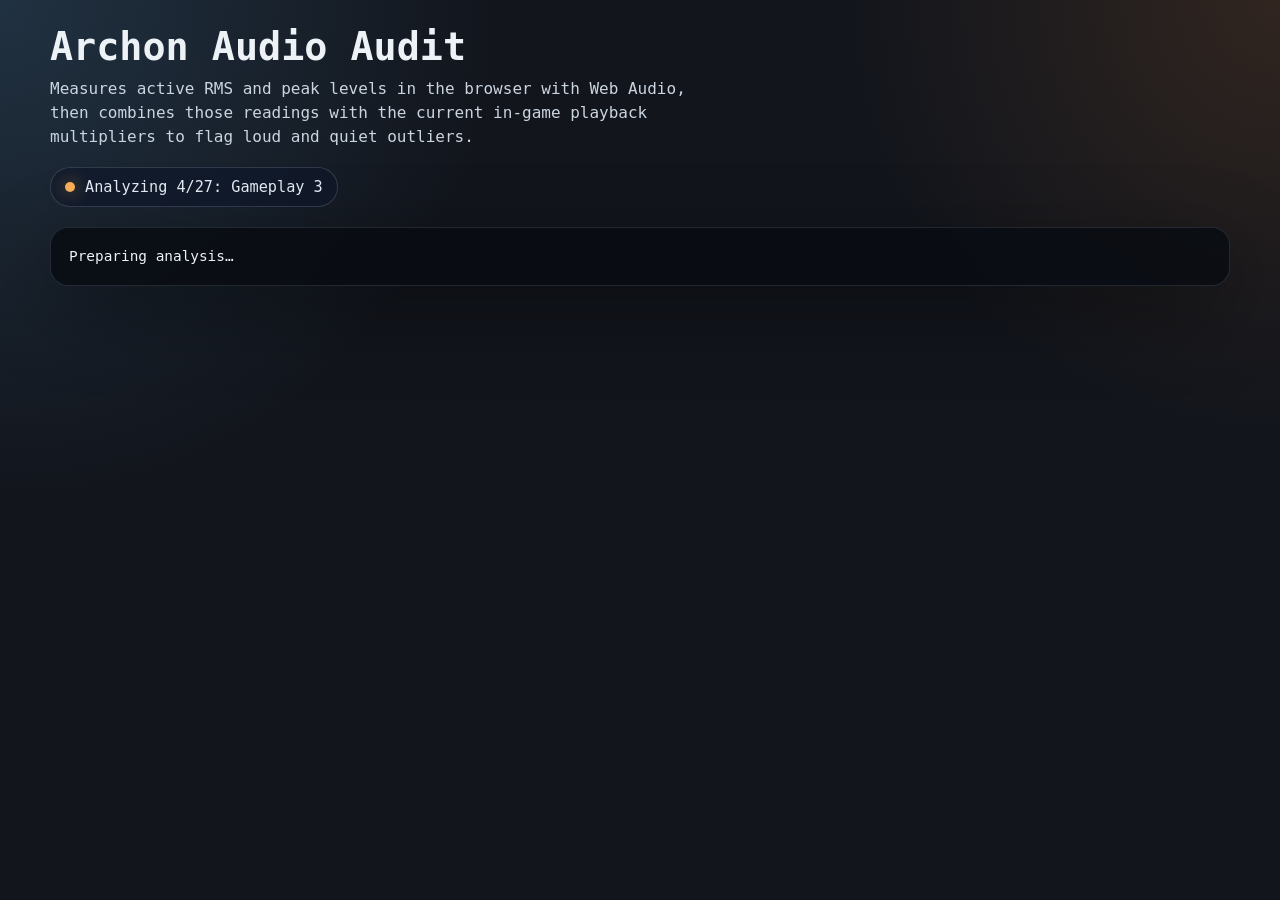
<file: tools/audio-audit.html>
<!doctype html>
<html lang="en">
  <head>
    <meta charset="utf-8" />
    <meta name="viewport" content="width=device-width, initial-scale=1" />
    <title>Archon Audio Audit</title>
    <style>
      :root {
        color-scheme: dark;
        font-family: "SF Mono", SFMono-Regular, ui-monospace, Menlo, Monaco, Consolas, monospace;
        background: #12151c;
        color: #edf2f7;
      }

      body {
        margin: 0;
        min-height: 100vh;
        background:
          radial-gradient(circle at top left, rgba(99, 179, 237, 0.18), transparent 32%),
          radial-gradient(circle at top right, rgba(237, 137, 54, 0.14), transparent 28%),
          #12151c;
      }

      main {
        max-width: 1180px;
        margin: 0 auto;
        padding: 24px 20px 40px;
      }

      h1 {
        margin: 0 0 8px;
        font-size: clamp(1.7rem, 3vw, 2.4rem);
      }

      p {
        margin: 0 0 18px;
        max-width: 70ch;
        color: #cbd5e0;
        line-height: 1.5;
      }

      .status {
        display: inline-flex;
        align-items: center;
        gap: 10px;
        padding: 10px 14px;
        border: 1px solid rgba(148, 163, 184, 0.24);
        border-radius: 999px;
        background: rgba(15, 23, 42, 0.7);
        color: #e2e8f0;
        font-size: 0.95rem;
      }

      .status::before {
        content: "";
        width: 10px;
        height: 10px;
        border-radius: 999px;
        background: #f6ad55;
        box-shadow: 0 0 18px rgba(246, 173, 85, 0.65);
      }

      .status[data-state="done"]::before {
        background: #68d391;
        box-shadow: 0 0 18px rgba(104, 211, 145, 0.65);
      }

      .status[data-state="error"]::before {
        background: #fc8181;
        box-shadow: 0 0 18px rgba(252, 129, 129, 0.65);
      }

      pre {
        margin: 20px 0 0;
        padding: 18px;
        border-radius: 18px;
        background: rgba(9, 12, 18, 0.86);
        border: 1px solid rgba(148, 163, 184, 0.18);
        box-shadow: 0 24px 80px rgba(0, 0, 0, 0.38);
        overflow: auto;
        white-space: pre;
        line-height: 1.45;
        font-size: 0.9rem;
      }
    </style>
  </head>
  <body>
    <main>
      <h1>Archon Audio Audit</h1>
      <p>
        Measures active RMS and peak levels in the browser with Web Audio, then combines those readings with the current
        in-game playback multipliers to flag loud and quiet outliers.
      </p>
      <div id="status" class="status" data-state="running">Running asset analysis...</div>
      <pre id="output">Preparing analysis…</pre>
    </main>
    <script>
      (async function runAudioAudit() {
        const assets = [
          { key: "board_intro_music", label: "Board Intro Music", path: "../assets/audio/gameboard-ritual_1.mp3", volume: 0.55, category: "music" },
          { key: "gameplay_1", label: "Gameplay 1", path: "../assets/audio/Gameplay_1.mp3", volume: 0.58, category: "music" },
          { key: "gameplay_2", label: "Gameplay 2", path: "../assets/audio/Gameplay_2.mp3", volume: 0.58, category: "music" },
          { key: "gameplay_3", label: "Gameplay 3", path: "../assets/audio/Gameplay_3.mp3", volume: 0.58, category: "music" },
          { key: "battle_music", label: "Battle Arena Music", path: "../assets/audio/BattleArena_1.mp3", volume: 0.08, category: "music" },
          { key: "ai_ethics_music", label: "AI Ethical Selection Music", path: "../assets/audio/Ai_Selection_ST.mp3", volume: 0.18, category: "music" },
          { key: "human_ethics_music", label: "Human Ethical Selection Music", path: "../assets/audio/Human_Selection_ST.mp3", volume: 1, category: "music" },
          { key: "board_unlock", label: "Board Unlock", path: "../assets/audio/board-unlock.mp3", volume: 1, category: "ui_sfx" },
          { key: "tile_select", label: "Consequence Tile Select", path: "../assets/audio/Tile_Select.mp3", volume: 0.54, category: "ui_sfx" },
          { key: "ai_select_tail", label: "AI Advance Select (tail)", path: "../assets/audio/Ai_Select.mp3", volume: 0.21, category: "ui_sfx", tailSeconds: 1 },
          { key: "human_select", label: "Human Ethical Select", path: "../assets/audio/Human_Select.mp3", volume: 1, category: "ui_sfx" },
          { key: "human_shoot", label: "Human Shoot", path: "../assets/audio/Human_Shoot.mp3", volume: 0.2, category: "battle_sfx" },
          { key: "ai_shoot", label: "AI Shoot", path: "../assets/audio/Ai_Shoot.mp3", volume: 0.2, category: "battle_sfx" },
          { key: "human_strike", label: "Human Battle Strike", path: "../assets/audio/HumanBattle_Strike.mp3", volume: 0.8, category: "battle_sfx" },
          { key: "ai_strike", label: "AI Battle Strike", path: "../assets/audio/AiBattle_Strike.mp3", volume: 0.5, category: "battle_sfx" },
          { key: "sentinel", label: "Sentinel Move", path: "../assets/audio/sentinel-footsteps.mp3", volume: 0.7, category: "board_move" },
          { key: "vanguard", label: "Vanguard Move", path: "../assets/audio/vanguard-walk.mp3", volume: 0.5, category: "board_move" },
          { key: "pathfinder", label: "Pathfinder Move", path: "../assets/audio/pathfinder-walk.wav", volume: 0.4, category: "board_move" },
          { key: "bulwark", label: "Bulwark Move", path: "../assets/audio/bulwark-walk.wav", volume: 0.07, category: "board_move" },
          { key: "paragon", label: "Paragon Move", path: "../assets/audio/Paragon-walk.mp3", volume: 1, category: "board_move" },
          { key: "freeborn", label: "Freeborn Move", path: "../assets/audio/Freeborn_walk.mp3", volume: 1, category: "board_move" },
          { key: "drone", label: "Drone Move", path: "../assets/audio/drone-hover.mp3", volume: 0.47, category: "board_move" },
          { key: "interceptor", label: "Interceptor Move", path: "../assets/audio/Interceptor-walk.mp3", volume: 0.27, category: "board_move" },
          { key: "oracle", label: "Oracle Move", path: "../assets/audio/oracle-walk.mp3", volume: 0.5, category: "board_move" },
          { key: "citadel", label: "Citadel Move", path: "../assets/audio/citadel-walk.wav", volume: 0.1, category: "board_move" },
          { key: "nexus", label: "Nexus Move", path: "../assets/audio/nexus-walk.wav", volume: 0.14, category: "board_move" },
          { key: "prime", label: "Prime Move", path: "../assets/audio/Prime_walk.mp3", volume: 0.7, category: "board_move" }
        ];

        const statusNode = document.getElementById("status");
        const outputNode = document.getElementById("output");
        const audioContext = new (window.AudioContext || window.webkitAudioContext)();

        function toDb(value) {
          return 20 * Math.log10(Math.max(value, 1e-12));
        }

        function percentile(values, ratio) {
          if (!values.length) {
            return null;
          }
          const sorted = values.slice().sort((a, b) => a - b);
          const index = (sorted.length - 1) * ratio;
          const low = Math.floor(index);
          const high = Math.ceil(index);
          if (low === high) {
            return sorted[low];
          }
          const mix = index - low;
          return sorted[low] * (1 - mix) + sorted[high] * mix;
        }

        function median(values) {
          return percentile(values, 0.5);
        }

        function mixToMono(buffer, tailSeconds) {
          const frameCount = buffer.length;
          const keepFrames = tailSeconds ? Math.min(frameCount, Math.round(tailSeconds * buffer.sampleRate)) : frameCount;
          const startFrame = frameCount - keepFrames;
          const mono = new Float32Array(keepFrames);
          for (let channelIndex = 0; channelIndex < buffer.numberOfChannels; channelIndex += 1) {
            const channel = buffer.getChannelData(channelIndex);
            for (let frameIndex = 0; frameIndex < keepFrames; frameIndex += 1) {
              mono[frameIndex] += channel[startFrame + frameIndex] / buffer.numberOfChannels;
            }
          }
          return mono;
        }

        function analyzeSamples(samples, sampleRate) {
          const windowSize = Math.max(1, Math.round(sampleRate * 0.05));
          const windowRms = [];
          const windowDb = [];
          let peak = 0;
          let squareSum = 0;

          for (let index = 0; index < samples.length; index += 1) {
            const value = samples[index];
            const absValue = Math.abs(value);
            peak = Math.max(peak, absValue);
            squareSum += value * value;
          }

          for (let offset = 0; offset < samples.length; offset += windowSize) {
            const end = Math.min(samples.length, offset + windowSize);
            if (end <= offset) {
              continue;
            }
            let localSum = 0;
            for (let index = offset; index < end; index += 1) {
              const value = samples[index];
              localSum += value * value;
            }
            const rms = Math.sqrt(localSum / (end - offset));
            windowRms.push(rms);
            windowDb.push(toDb(rms));
          }

          const p95 = percentile(windowDb, 0.95);
          const gate = Math.max(-55, (p95 === null ? -55 : p95) - 20);
          const activeWindows = windowRms.filter((value, index) => windowDb[index] >= gate);
          const activeEnergy = activeWindows.length
            ? activeWindows.reduce((sum, value) => sum + value * value, 0) / activeWindows.length
            : squareSum / Math.max(samples.length, 1);
          const activeRms = Math.sqrt(activeEnergy);
          const overallRms = Math.sqrt(squareSum / Math.max(samples.length, 1));

          return {
            duration: samples.length / sampleRate,
            peakDb: toDb(peak),
            overallRmsDb: toDb(overallRms),
            activeRmsDb: toDb(activeRms)
          };
        }

        async function analyzeAsset(asset) {
          const response = await fetch(asset.path);
          if (!response.ok) {
            throw new Error(asset.path + " failed with " + response.status);
          }
          const arrayBuffer = await response.arrayBuffer();
          const decodedBuffer = await audioContext.decodeAudioData(arrayBuffer.slice(0));
          const samples = mixToMono(decodedBuffer, asset.tailSeconds);
          const metrics = analyzeSamples(samples, decodedBuffer.sampleRate);
          const effectiveActiveDb = metrics.activeRmsDb + toDb(asset.volume);
          return {
            key: asset.key,
            label: asset.label,
            path: asset.path,
            category: asset.category,
            volume: asset.volume,
            duration: Number(metrics.duration.toFixed(3)),
            rawActiveDb: Number(metrics.activeRmsDb.toFixed(2)),
            rawOverallDb: Number(metrics.overallRmsDb.toFixed(2)),
            peakDb: Number(metrics.peakDb.toFixed(2)),
            effectiveActiveDb: Number(effectiveActiveDb.toFixed(2))
          };
        }

        function renderResults(results) {
          const categories = ["music", "ui_sfx", "battle_sfx", "board_move"];
          const sections = categories.map((category) => {
            const group = results.filter((item) => item.category === category);
            const medianEffective = median(group.map((item) => item.effectiveActiveDb));
            const lines = [];
            lines.push("## " + category + " median_effective=" + medianEffective.toFixed(2) + " dB");
            group
              .slice()
              .sort((left, right) => right.effectiveActiveDb - left.effectiveActiveDb)
              .forEach((item) => {
                const delta = item.effectiveActiveDb - medianEffective;
                const flag = delta > 1.5 ? "HOT" : delta < -1.5 ? "LOW" : "OK ";
                const paddedLabel = (item.label + "                              ").slice(0, 30);
                lines.push(
                  paddedLabel +
                    " eff=" +
                    item.effectiveActiveDb.toFixed(2).padStart(6) +
                    "dB raw=" +
                    item.rawActiveDb.toFixed(2).padStart(6) +
                    "dB peak=" +
                    item.peakDb.toFixed(2).padStart(6) +
                    "dB vol=" +
                    item.volume.toFixed(2).padStart(4) +
                    " delta=" +
                    (delta >= 0 ? "+" : "") +
                    delta.toFixed(2).padStart(5) +
                    " " +
                    flag
                );
              });
            return lines.join("\n");
          });

          outputNode.textContent = sections.join("\n\n") + "\n\n## json\n" + JSON.stringify(results, null, 2);
        }

        try {
          const results = [];
          for (let index = 0; index < assets.length; index += 1) {
            const asset = assets[index];
            statusNode.textContent = "Analyzing " + (index + 1) + "/" + assets.length + ": " + asset.label;
            results.push(await analyzeAsset(asset));
          }
          window.__audioAuditResults = results;
          renderResults(results);
          statusNode.dataset.state = "done";
          statusNode.textContent = "Analysis complete for " + results.length + " assets";
        } catch (error) {
          statusNode.dataset.state = "error";
          statusNode.textContent = "Analysis failed";
          outputNode.textContent = (error && error.stack) || String(error);
          throw error;
        } finally {
          audioContext.close().catch(function () {});
        }
      })();
    </script>
  </body>
</html>
</file>
